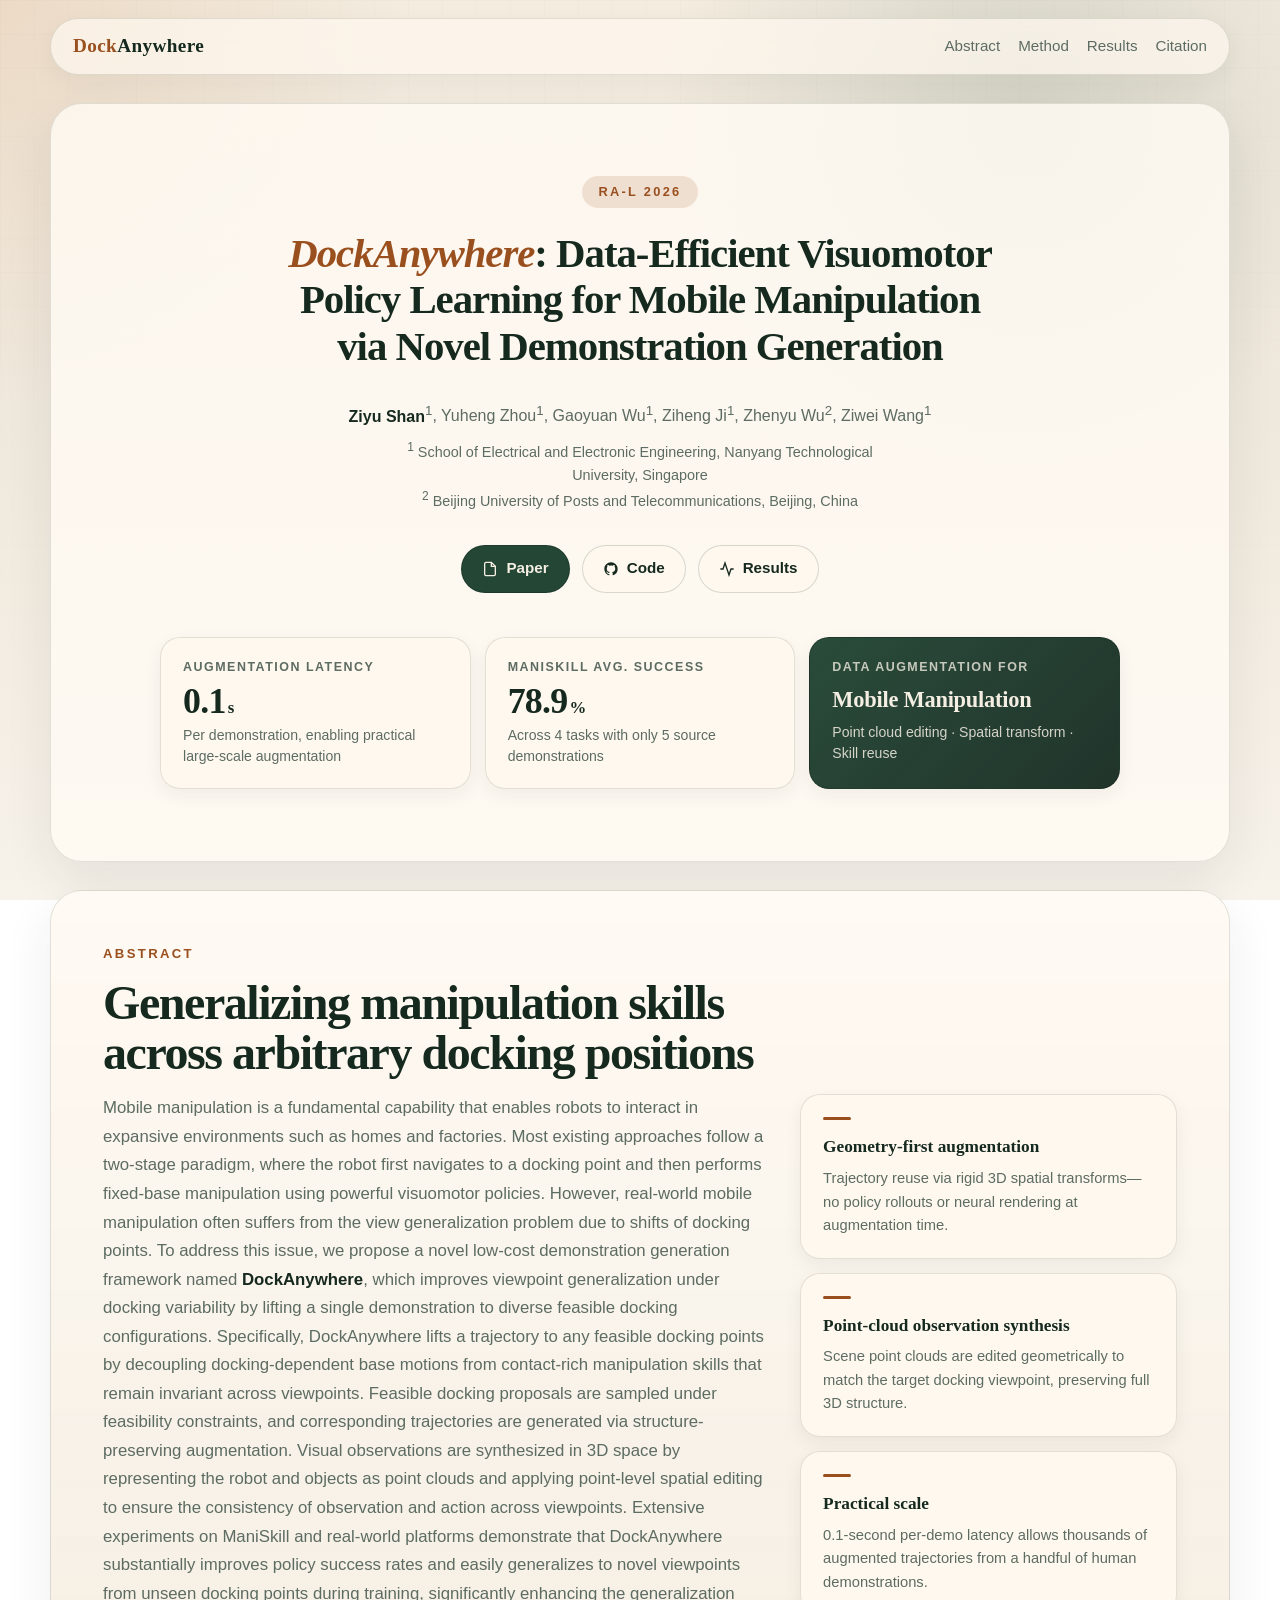
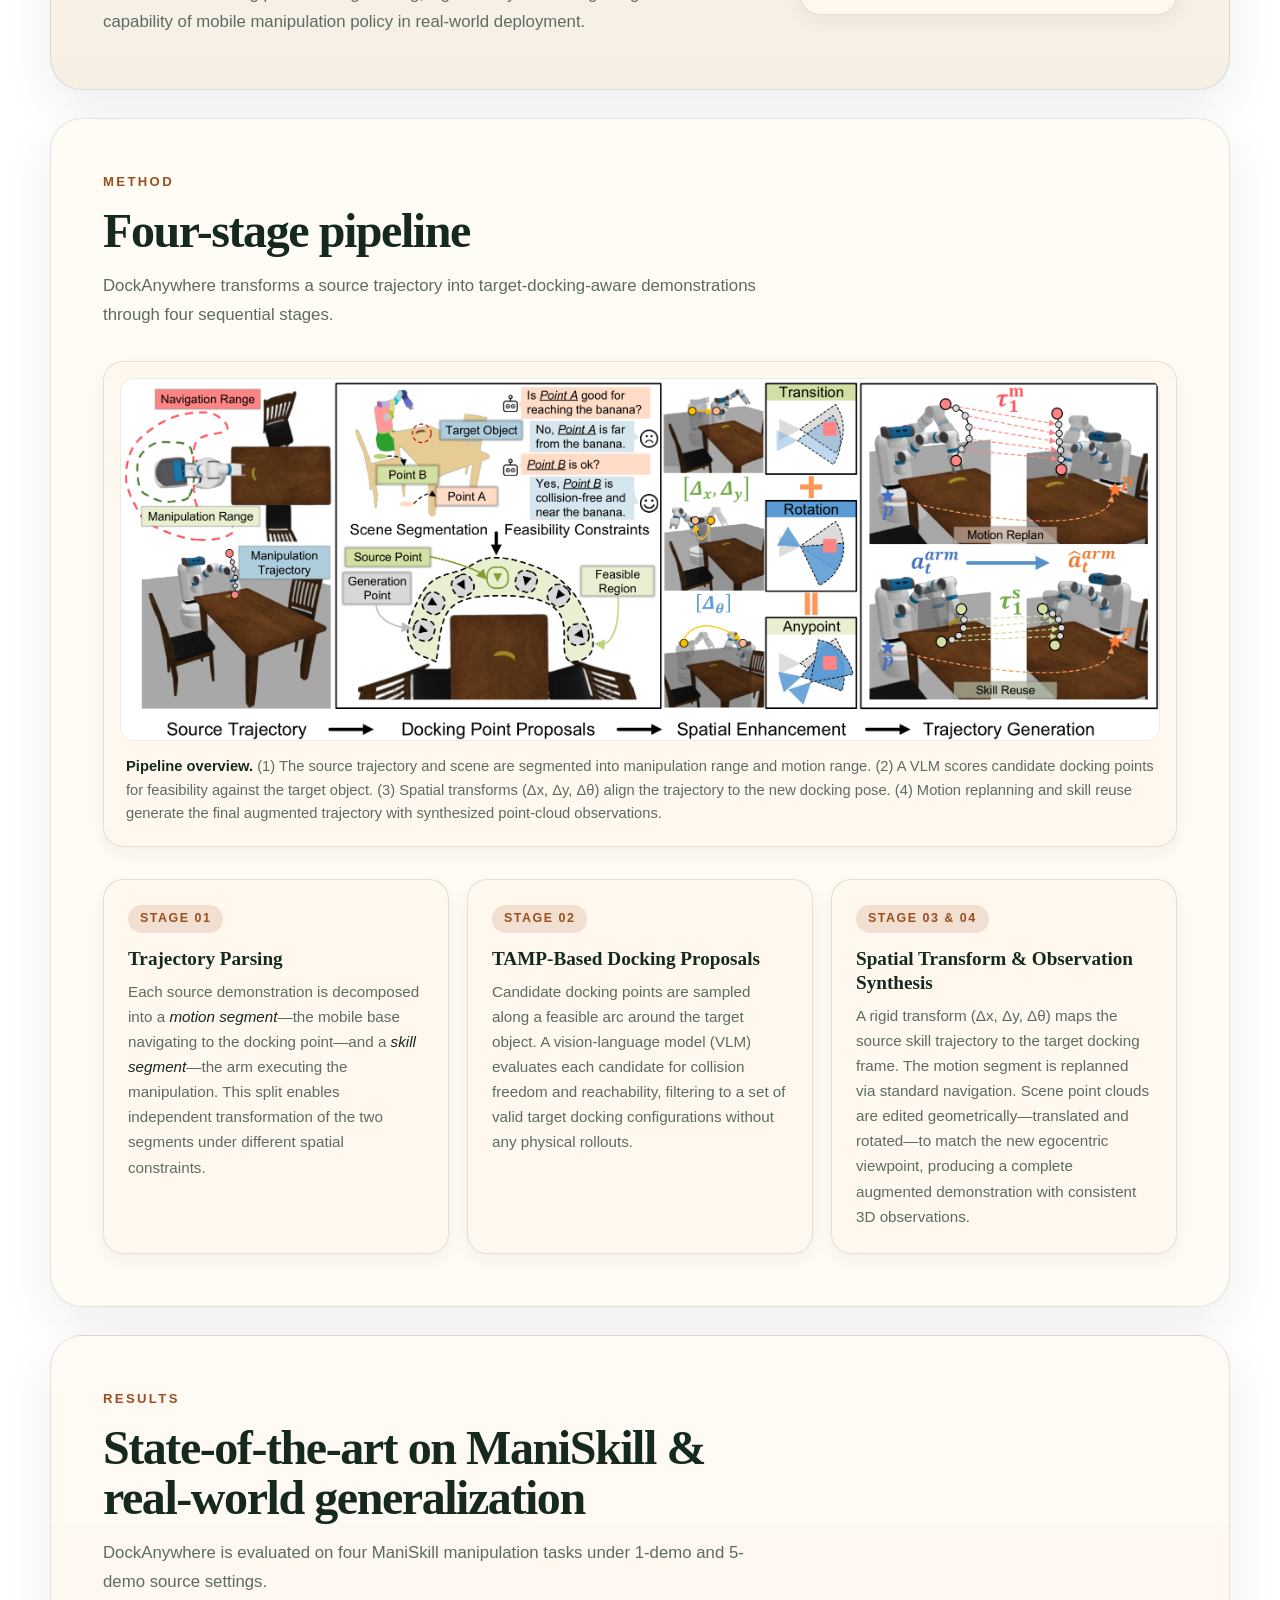
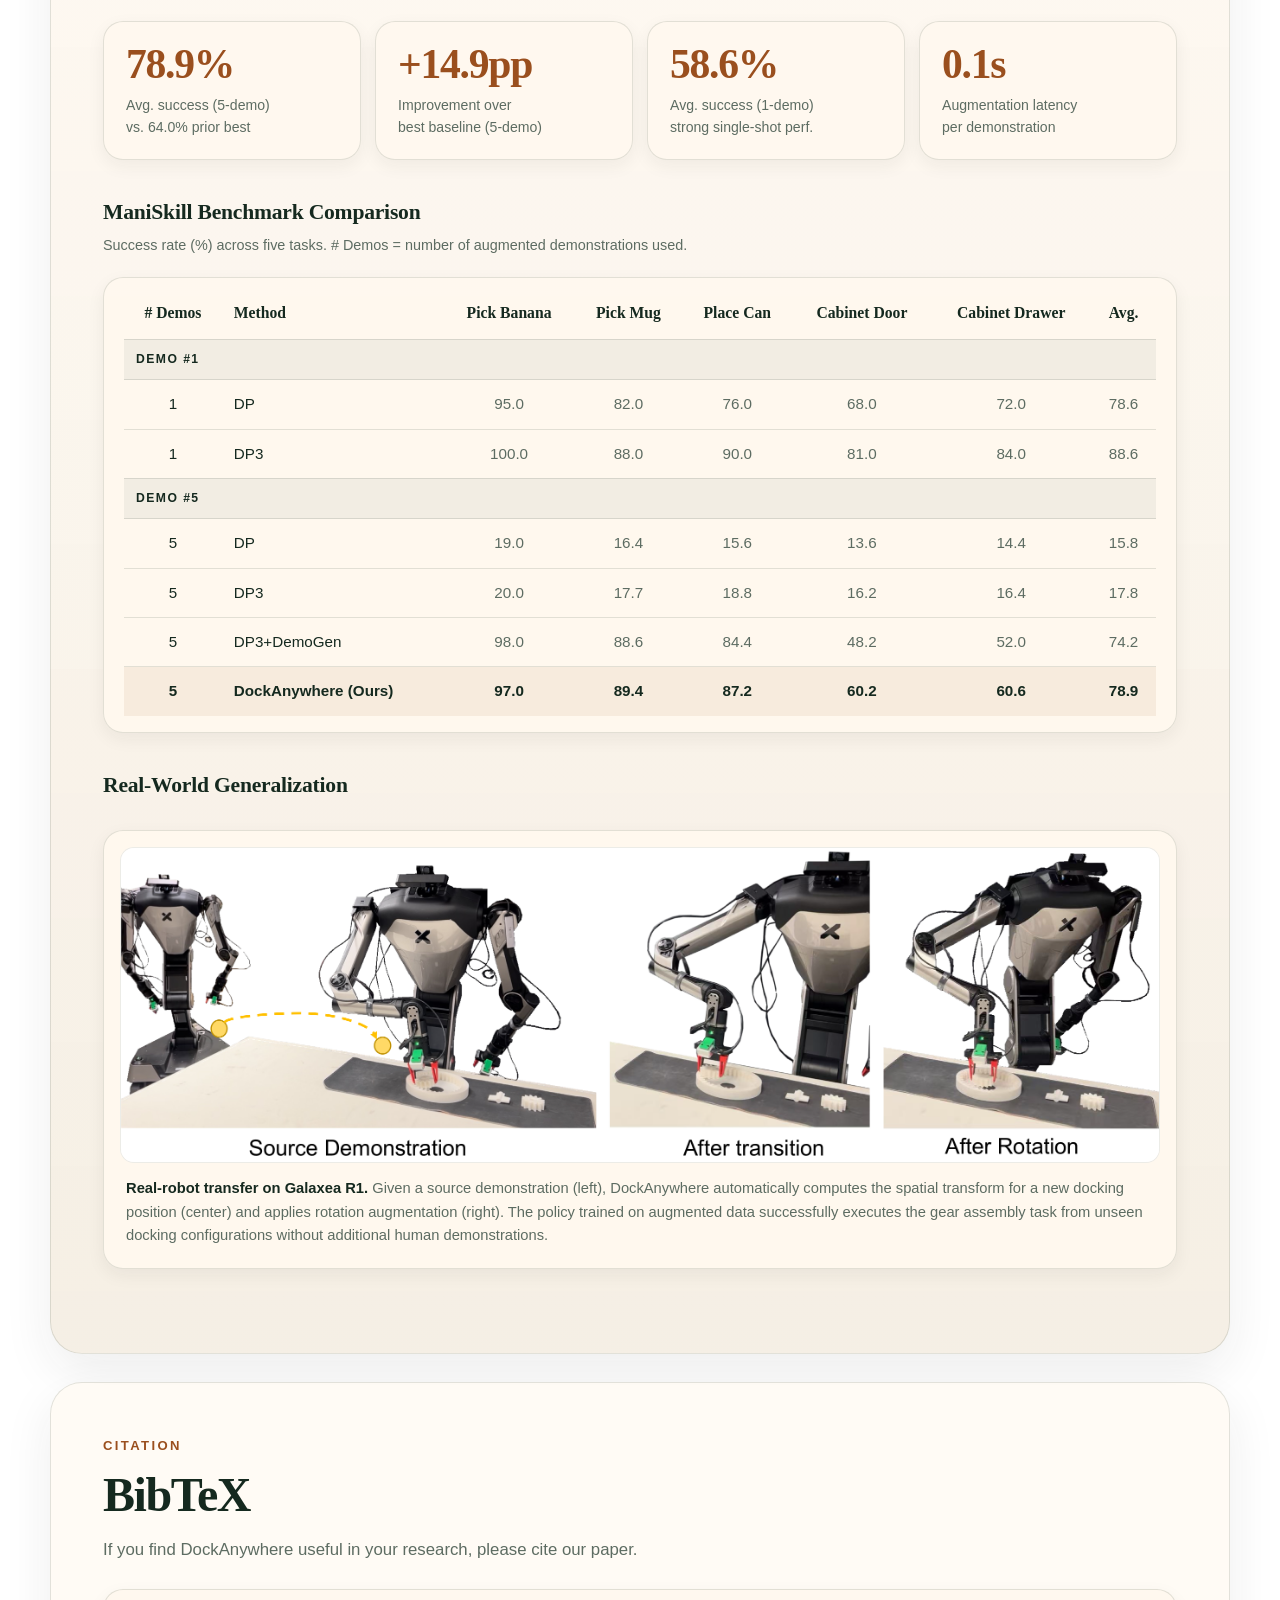
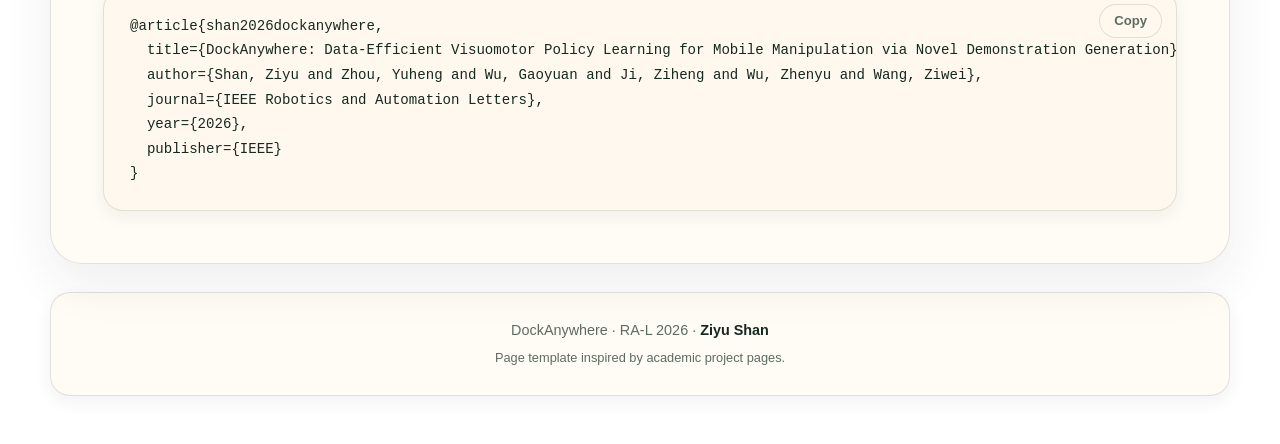
<file: dockanywhere/index.html>
<!DOCTYPE html>
<html lang="en">
<head>
  <meta charset="UTF-8" />
  <meta name="viewport" content="width=device-width, initial-scale=1.0" />
  <title>DockAnywhere: Data-Efficient Visuomotor Policy Learning for Mobile Manipulation via Novel Demonstration Generation</title>
  <meta name="description" content="DockAnywhere improves viewpoint generalization under docking variability by lifting a single demonstration to diverse feasible docking configurations." />
  <link rel="stylesheet" href="assets/styles.css" />
  <meta property="og:title" content="DockAnywhere: Data-Efficient Visuomotor Policy Learning for Mobile Manipulation via Novel Demonstration Generation" />
  <meta property="og:description" content="Geometric trajectory reuse for mobile manipulator data augmentation." />
  <meta property="og:type" content="website" />
</head>
<body>

<!-- ══ Header ══ -->
<header class="site-header">
  <div class="header-inner">
    <a class="header-brand" href="/dockanywhere/"><span>Dock</span>Anywhere</a>
    <nav class="header-nav">
      <a href="#abstract">Abstract</a>
      <a href="#method">Method</a>
      <a href="#results">Results</a>
      <a href="#citation">Citation</a>
    </nav>
  </div>
</header>

<!-- ══ Hero ══ -->
<section class="hero">
  <div class="container">
    <div class="hero-venue">RA-L 2026</div>

    <h1 class="hero-title">
      <em>DockAnywhere</em>: Data-Efficient Visuomotor<br>
      Policy Learning for Mobile Manipulation<br>
      via Novel Demonstration Generation
    </h1>

    <p class="hero-authors">
      <a href="https://zyshan0929.github.io">Ziyu Shan</a><sup>1</sup>,
      Yuheng Zhou<sup>1</sup>,
      Gaoyuan Wu<sup>1</sup>,
      Ziheng Ji<sup>1</sup>,
      Zhenyu Wu<sup>2</sup>,
      Ziwei Wang<sup>1</sup>
    </p>
    <p class="hero-affil">
      <sup>1</sup> School of Electrical and Electronic Engineering, Nanyang Technological University, Singapore<br>
      <sup>2</sup> Beijing University of Posts and Telecommunications, Beijing, China
    </p>

    <div class="btn-row">
      <a class="btn btn-primary" href="https://arxiv.org/abs/2604.15023" aria-label="Paper PDF">
        <svg width="16" height="16" fill="none" stroke="currentColor" stroke-width="2" viewBox="0 0 24 24"><path d="M14 2H6a2 2 0 00-2 2v16a2 2 0 002 2h12a2 2 0 002-2V8z"/><polyline points="14 2 14 8 20 8"/></svg>
        Paper
      </a>
      <a class="btn btn-outline" href="https://github.com/zyshan0929/DockAnywhere" aria-label="Code on GitHub">
        <svg width="16" height="16" fill="currentColor" viewBox="0 0 24 24"><path d="M12 2C6.477 2 2 6.484 2 12.017c0 4.425 2.865 8.18 6.839 9.504.5.092.682-.217.682-.483 0-.237-.008-.868-.013-1.703-2.782.605-3.369-1.343-3.369-1.343-.454-1.158-1.11-1.466-1.11-1.466-.908-.62.069-.608.069-.608 1.003.07 1.531 1.032 1.531 1.032.892 1.53 2.341 1.088 2.91.832.092-.647.35-1.088.636-1.338-2.22-.253-4.555-1.113-4.555-4.951 0-1.093.39-1.988 1.029-2.688-.103-.253-.446-1.272.098-2.65 0 0 .84-.27 2.75 1.026A9.564 9.564 0 0112 6.844c.85.004 1.705.115 2.504.337 1.909-1.296 2.747-1.027 2.747-1.027.546 1.379.202 2.398.1 2.651.64.7 1.028 1.595 1.028 2.688 0 3.848-2.339 4.695-4.566 4.943.359.309.678.92.678 1.855 0 1.338-.012 2.419-.012 2.747 0 .268.18.58.688.482A10.019 10.019 0 0022 12.017C22 6.484 17.522 2 12 2z"/></svg>
        Code
      </a>
      <a class="btn btn-outline" href="#results">
        <svg width="16" height="16" fill="none" stroke="currentColor" stroke-width="2" viewBox="0 0 24 24"><polyline points="22 12 18 12 15 21 9 3 6 12 2 12"/></svg>
        Results
      </a>
    </div>

    <!-- Metric cards -->
    <div class="hero-cards">
      <div class="metric-card">
        <div class="metric-label">Augmentation Latency</div>
        <div class="metric-value">0.1<span class="unit">s</span></div>
        <div class="metric-desc">Per demonstration, enabling practical large-scale augmentation</div>
      </div>
      <div class="metric-card">
        <div class="metric-label">ManiSkill Avg. Success</div>
        <div class="metric-value">78.9<span class="unit">%</span></div>
        <div class="metric-desc">Across 4 tasks with only 5 source demonstrations</div>
      </div>
      <div class="metric-card accent">
        <div class="metric-label">Data Augmentation for</div>
        <div class="metric-value metric-value-text">Mobile Manipulation</div>
        <div class="metric-desc">Point cloud editing · Spatial transform · Skill reuse</div>
      </div>
    </div>
  </div>
</section>

<!-- ══ Abstract ══ -->
<section id="abstract">
  <div class="container">
    <p class="section-label">Abstract</p>
    <h2 class="section-title">Generalizing manipulation skills<br>across arbitrary docking positions</h2>
    <div class="abstract-grid">
      <p class="section-body">
        Mobile manipulation is a fundamental capability that enables robots to interact in expansive environments such as homes and factories. Most existing approaches follow a two-stage paradigm, where the robot first navigates to a docking point and then performs fixed-base manipulation using powerful visuomotor policies. However, real-world mobile manipulation often suffers from the view generalization problem due to shifts of docking points. To address this issue, we propose a novel low-cost demonstration generation framework named <strong>DockAnywhere</strong>, which improves viewpoint generalization under docking variability by lifting a single demonstration to diverse feasible docking configurations. Specifically, DockAnywhere lifts a trajectory to any feasible docking points by decoupling docking-dependent base motions from contact-rich manipulation skills that remain invariant across viewpoints. Feasible docking proposals are sampled under feasibility constraints, and corresponding trajectories are generated via structure-preserving augmentation. Visual observations are synthesized in 3D space by representing the robot and objects as point clouds and applying point-level spatial editing to ensure the consistency of observation and action across viewpoints. Extensive experiments on ManiSkill and real-world platforms demonstrate that DockAnywhere substantially improves policy success rates and easily generalizes to novel viewpoints from unseen docking points during training, significantly enhancing the generalization capability of mobile manipulation policy in real-world deployment.
      </p>

      <div class="keypoints reveal">
        <div class="keypoint">
          <div class="keypoint-title">Geometry-first augmentation</div>
          <div class="keypoint-body">Trajectory reuse via rigid 3D spatial transforms—no policy rollouts or neural rendering at augmentation time.</div>
        </div>
        <div class="keypoint">
          <div class="keypoint-title">Point-cloud observation synthesis</div>
          <div class="keypoint-body">Scene point clouds are edited geometrically to match the target docking viewpoint, preserving full 3D structure.</div>
        </div>
        <div class="keypoint">
          <div class="keypoint-title">Practical scale</div>
          <div class="keypoint-body">0.1-second per-demo latency allows thousands of augmented trajectories from a handful of human demonstrations.</div>
        </div>
      </div>
    </div>
  </div>
</section>

<!-- ══ Method ══ -->
<section id="method">
  <div class="container">
    <p class="section-label">Method</p>
    <h2 class="section-title">Four-stage pipeline</h2>
    <p class="section-body">
      DockAnywhere transforms a source trajectory into target-docking-aware demonstrations through four sequential stages.
    </p>

    <div class="figure-wrap reveal">
      <img src="assets/images/pipeline_v3.png"
           alt="DockAnywhere pipeline: source trajectory, docking point proposals, spatial enhancement, trajectory generation"
           loading="lazy" />
      <p class="figure-caption">
        <strong>Pipeline overview.</strong>
        (1) The source trajectory and scene are segmented into manipulation range and motion range.
        (2) A VLM scores candidate docking points for feasibility against the target object.
        (3) Spatial transforms (Δx, Δy, Δθ) align the trajectory to the new docking pose.
        (4) Motion replanning and skill reuse generate the final augmented trajectory with synthesized point-cloud observations.
      </p>
    </div>

    <div class="method-blocks">
      <div class="method-block reveal">
        <div class="method-num">Stage 01</div>
        <div class="method-block-title">Trajectory Parsing</div>
        <div class="method-block-body">
          Each source demonstration is decomposed into a <em>motion segment</em>—the mobile base navigating to the docking point—and a <em>skill segment</em>—the arm executing the manipulation. This split enables independent transformation of the two segments under different spatial constraints.
        </div>
      </div>
      <div class="method-block reveal">
        <div class="method-num">Stage 02</div>
        <div class="method-block-title">TAMP-Based Docking Proposals</div>
        <div class="method-block-body">
          Candidate docking points are sampled along a feasible arc around the target object. A vision-language model (VLM) evaluates each candidate for collision freedom and reachability, filtering to a set of valid target docking configurations without any physical rollouts.
        </div>
      </div>
      <div class="method-block reveal">
        <div class="method-num">Stage 03 &amp; 04</div>
        <div class="method-block-title">Spatial Transform &amp; Observation Synthesis</div>
        <div class="method-block-body">
          A rigid transform (Δx, Δy, Δθ) maps the source skill trajectory to the target docking frame. The motion segment is replanned via standard navigation. Scene point clouds are edited geometrically—translated and rotated—to match the new egocentric viewpoint, producing a complete augmented demonstration with consistent 3D observations.
        </div>
      </div>
    </div>
  </div>
</section>

<!-- ══ Results ══ -->
<section id="results">
  <div class="container">
    <p class="section-label">Results</p>
    <h2 class="section-title">State-of-the-art on ManiSkill &amp;<br>real-world generalization</h2>
    <p class="section-body">
      DockAnywhere is evaluated on four ManiSkill manipulation tasks under 1-demo and 5-demo source settings.
    </p>

    <!-- KPI row -->
    <div class="kpi-row reveal">
      <div class="kpi-card">
        <div class="kpi-number">78.9%</div>
        <div class="kpi-sublabel">Avg. success (5-demo)<br>vs. 64.0% prior best</div>
      </div>
      <div class="kpi-card">
        <div class="kpi-number">+14.9pp</div>
        <div class="kpi-sublabel">Improvement over<br>best baseline (5-demo)</div>
      </div>
      <div class="kpi-card">
        <div class="kpi-number">58.6%</div>
        <div class="kpi-sublabel">Avg. success (1-demo)<br>strong single-shot perf.</div>
      </div>
      <div class="kpi-card">
        <div class="kpi-number">0.1s</div>
        <div class="kpi-sublabel">Augmentation latency<br>per demonstration</div>
      </div>
    </div>

    <!-- Main comparison table -->
    <h3 class="subsection-title">ManiSkill Benchmark Comparison</h3>
    <p class="table-note">
      Success rate (%) across five tasks. # Demos = number of augmented demonstrations used.
    </p>
    <div class="table-wrap reveal">
      <table>
        <thead>
          <tr>
            <th># Demos</th>
            <th>Method</th>
            <th>Pick Banana</th>
            <th>Pick Mug</th>
            <th>Place Can</th>
            <th>Cabinet Door</th>
            <th>Cabinet Drawer</th>
            <th>Avg.</th>
          </tr>
        </thead>
        <tbody>
          <tr class="table-section-header"><td colspan="8">Demo #1</td></tr>
          <tr>
            <td>1</td>
            <td>DP</td>
            <td>95.0</td><td>82.0</td><td>76.0</td><td>68.0</td><td>72.0</td><td>78.6</td>
          </tr>
          <tr>
            <td>1</td>
            <td>DP3</td>
            <td>100.0</td><td>88.0</td><td>90.0</td><td>81.0</td><td>84.0</td><td>88.6</td>
          </tr>

          <tr class="table-section-header"><td colspan="8">Demo #5</td></tr>
          <tr>
            <td>5</td>
            <td>DP</td>
            <td>19.0</td><td>16.4</td><td>15.6</td><td>13.6</td><td>14.4</td><td>15.8</td>
          </tr>
          <tr>
            <td>5</td>
            <td>DP3</td>
            <td>20.0</td><td>17.7</td><td>18.8</td><td>16.2</td><td>16.4</td><td>17.8</td>
          </tr>
          <tr>
            <td>5</td>
            <td>DP3+DemoGen</td>
            <td>98.0</td>
            <td>88.6</td>
            <td>84.4</td>
            <td>48.2</td>
            <td>52.0</td>
            <td>74.2</td>
          </tr>
          <tr class="highlight-row">
            <td>5</td>
            <td>DockAnywhere (Ours)</td>
            <td class="best">97.0</td>
            <td class="best">89.4</td>
            <td class="best">87.2</td>
            <td class="best">60.2</td>
            <td class="best">60.6</td>
            <td class="best">78.9</td>
          </tr>
        </tbody>
      </table>
    </div>

    <!-- Real-world figure -->
    <h3 class="subsection-title">Real-World Generalization</h3>
    <div class="figure-wrap reveal">
      <img src="assets/images/real_traj_v2.png"
           alt="Real-world DockAnywhere: source demonstration on Galaxea R1, after docking transition, after rotation"
           loading="lazy" />
      <p class="figure-caption">
        <strong>Real-robot transfer on Galaxea R1.</strong>
        Given a source demonstration (left), DockAnywhere automatically computes the spatial transform for a new docking position (center) and applies rotation augmentation (right).
        The policy trained on augmented data successfully executes the gear assembly task from unseen docking configurations without additional human demonstrations.
      </p>
    </div>
  </div>
</section>

<!-- ══ Citation ══ -->
<section id="citation">
  <div class="container">
    <p class="section-label">Citation</p>
    <h2 class="section-title">BibTeX</h2>
    <p class="section-body">
      If you find DockAnywhere useful in your research, please cite our paper.
    </p>
    <div class="citation-block reveal">
      <button class="copy-btn" id="copy-btn" type="button">Copy</button>
      <code id="bibtex">@article{shan2026dockanywhere,
  title={DockAnywhere: Data-Efficient Visuomotor Policy Learning for Mobile Manipulation via Novel Demonstration Generation},
  author={Shan, Ziyu and Zhou, Yuheng and Wu, Gaoyuan and Ji, Ziheng and Wu, Zhenyu and Wang, Ziwei},
  journal={IEEE Robotics and Automation Letters},
  year={2026},
  publisher={IEEE}
}
</code>
    </div>
  </div>
</section>

<!-- ══ Footer ══ -->
<footer class="site-footer">
  <div class="container">
    <p>
      DockAnywhere &middot; RA-L 2026 &middot;
      <a href="https://zyshan0929.github.io">Ziyu Shan</a>
    </p>
    <p class="footer-sub">
      Page template inspired by academic project pages.
    </p>
  </div>
</footer>

<script src="assets/script.js"></script>
</body>
</html>
</file>
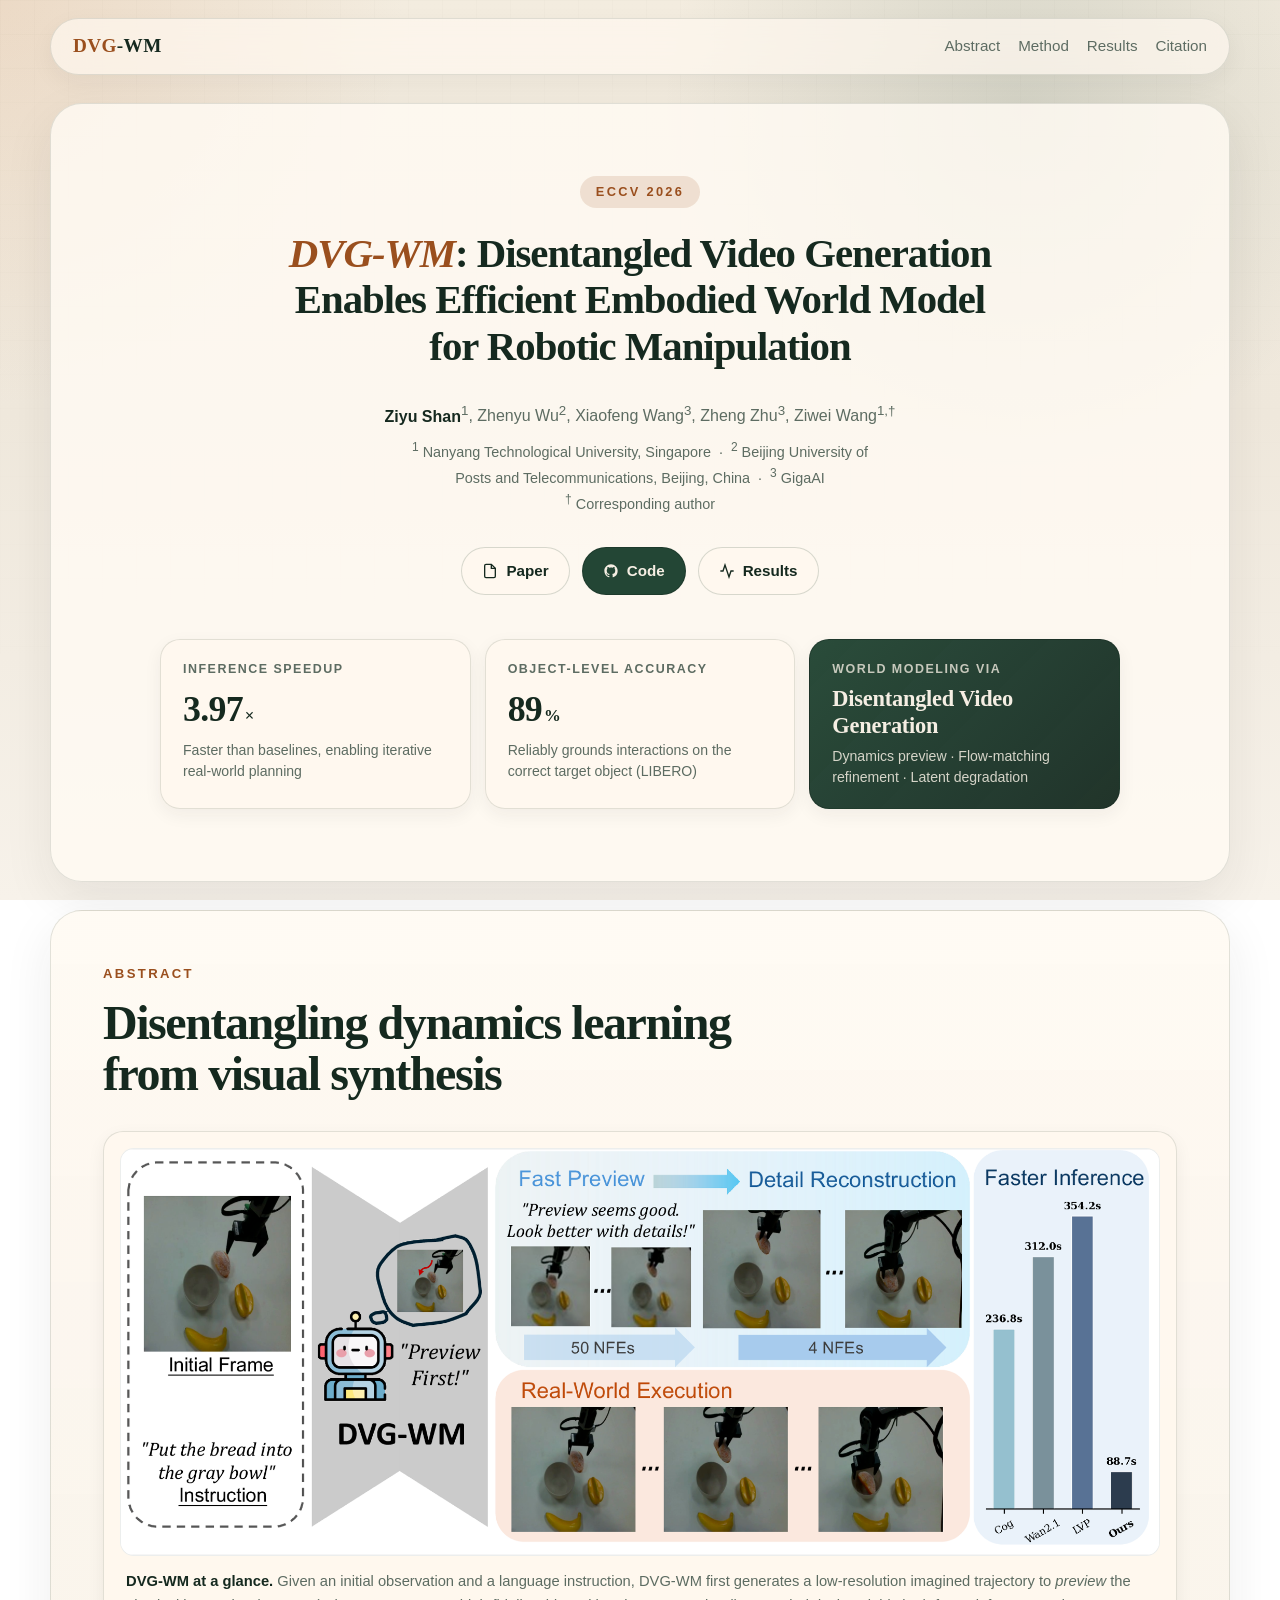
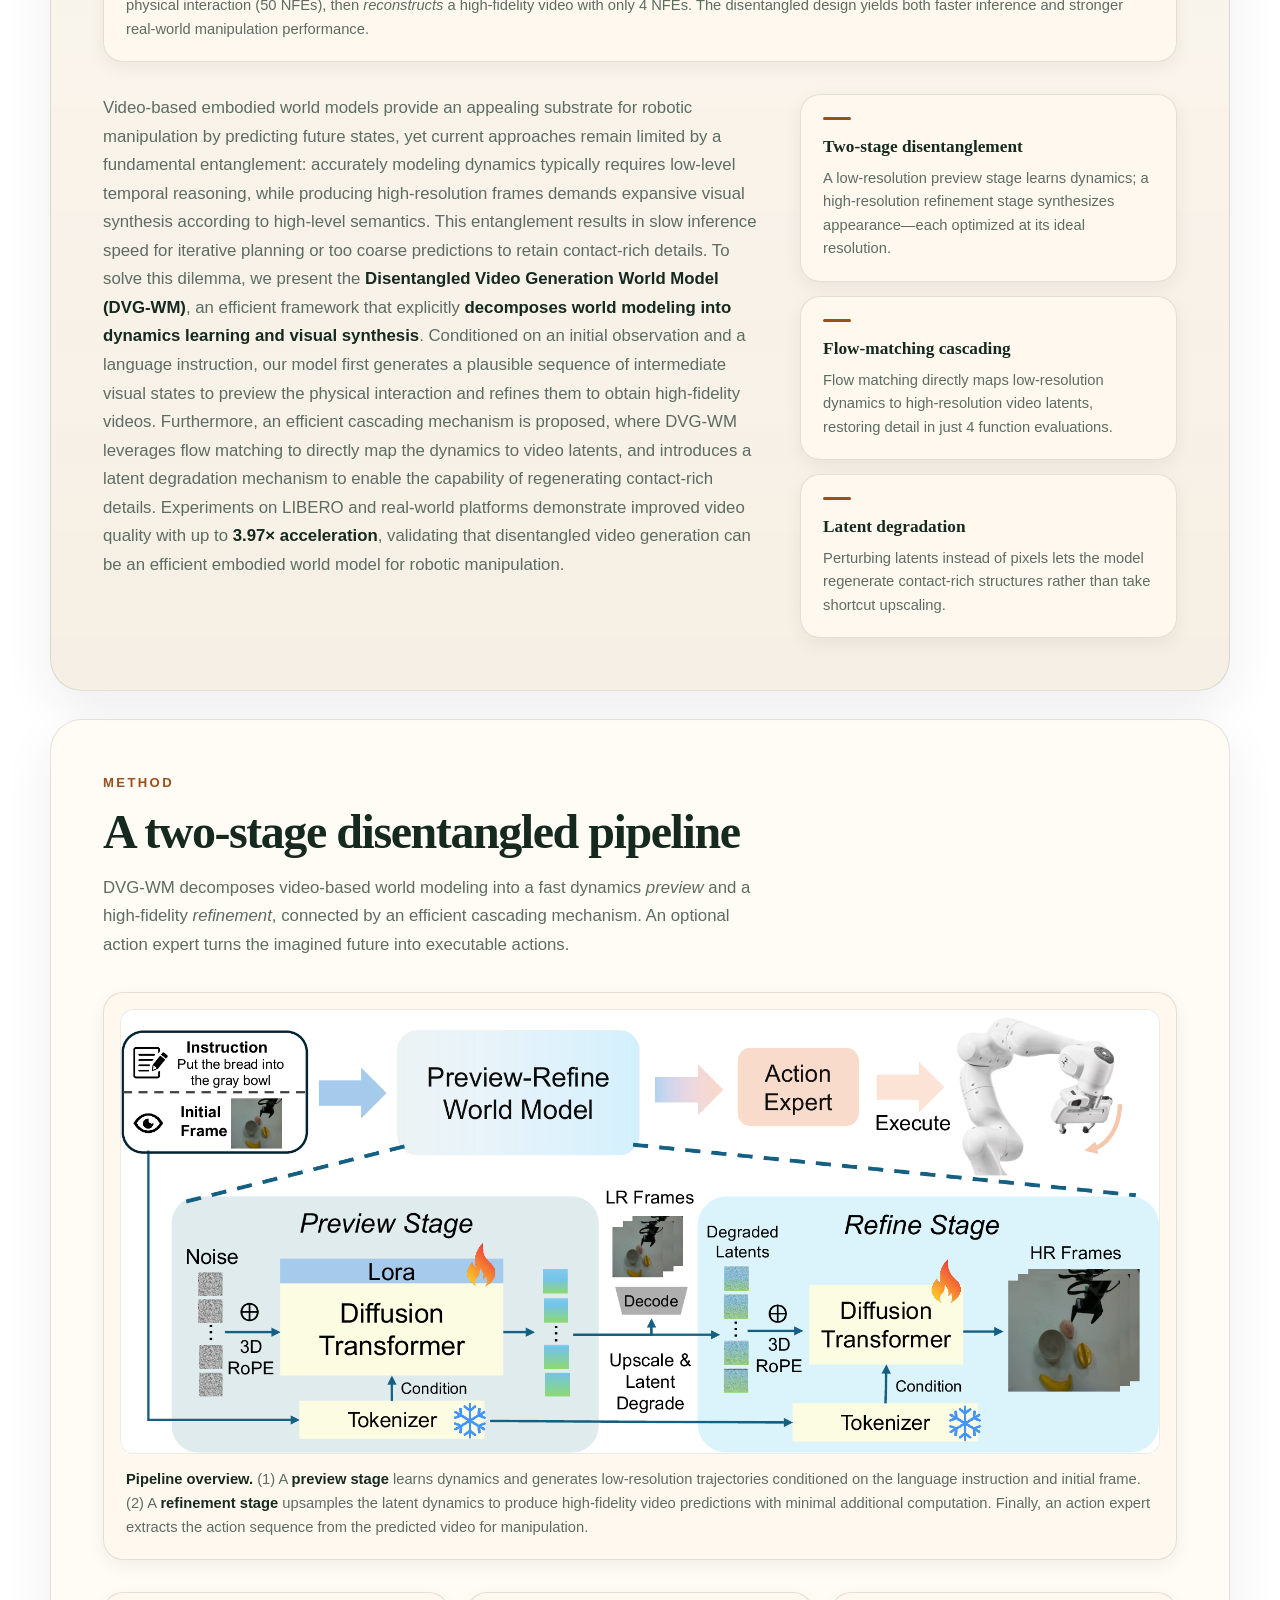
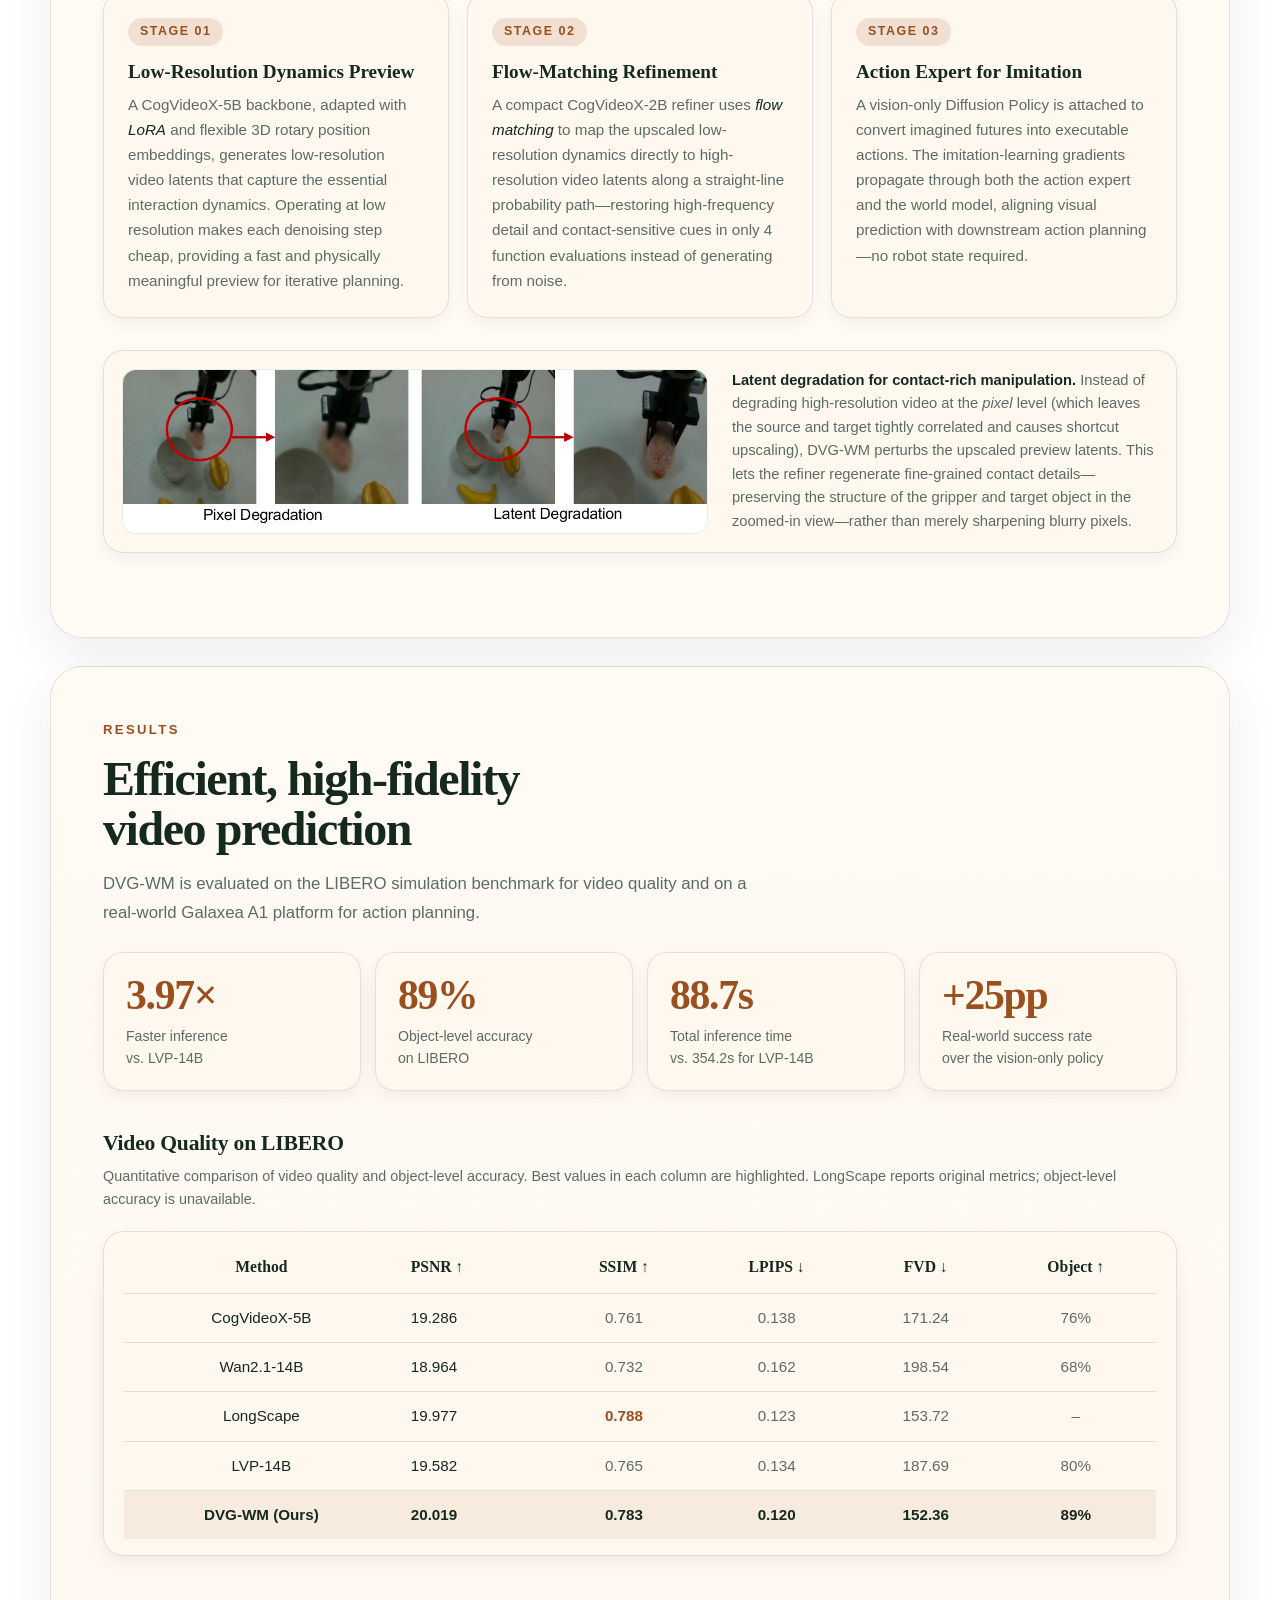
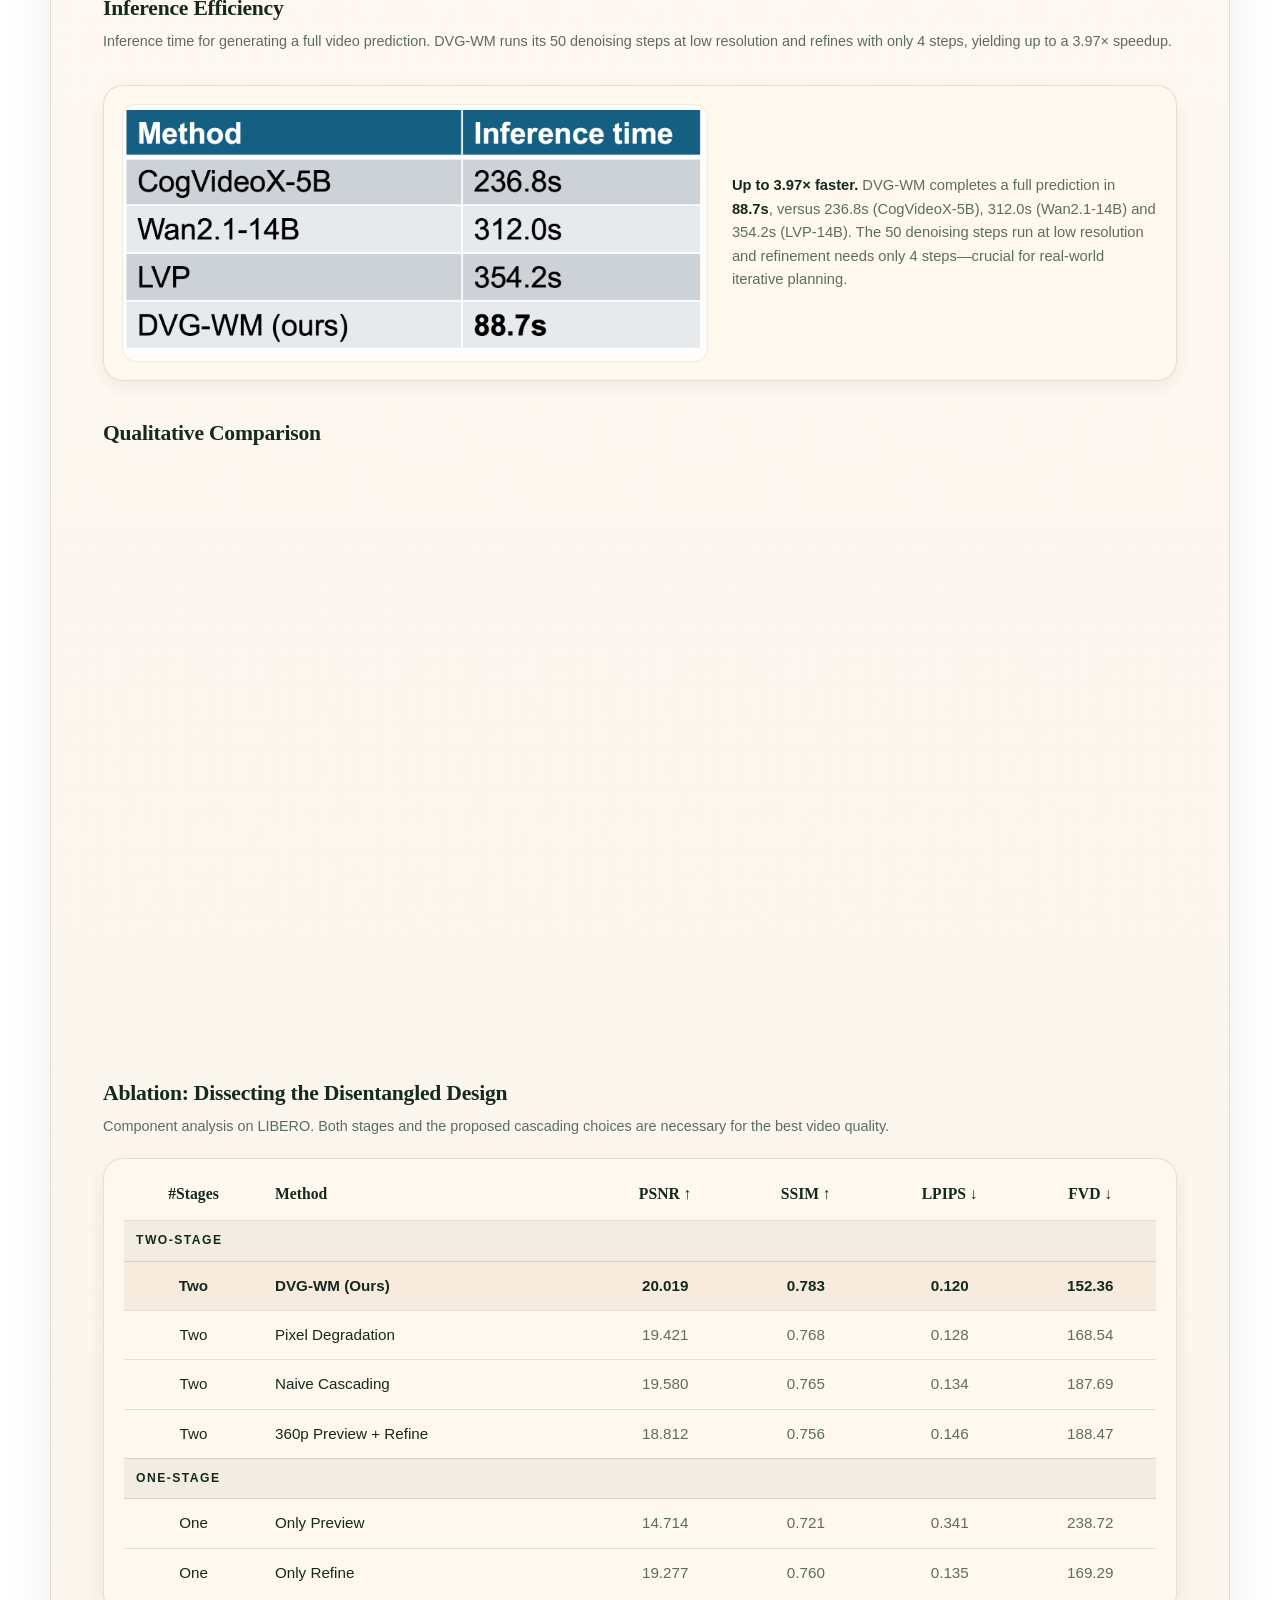
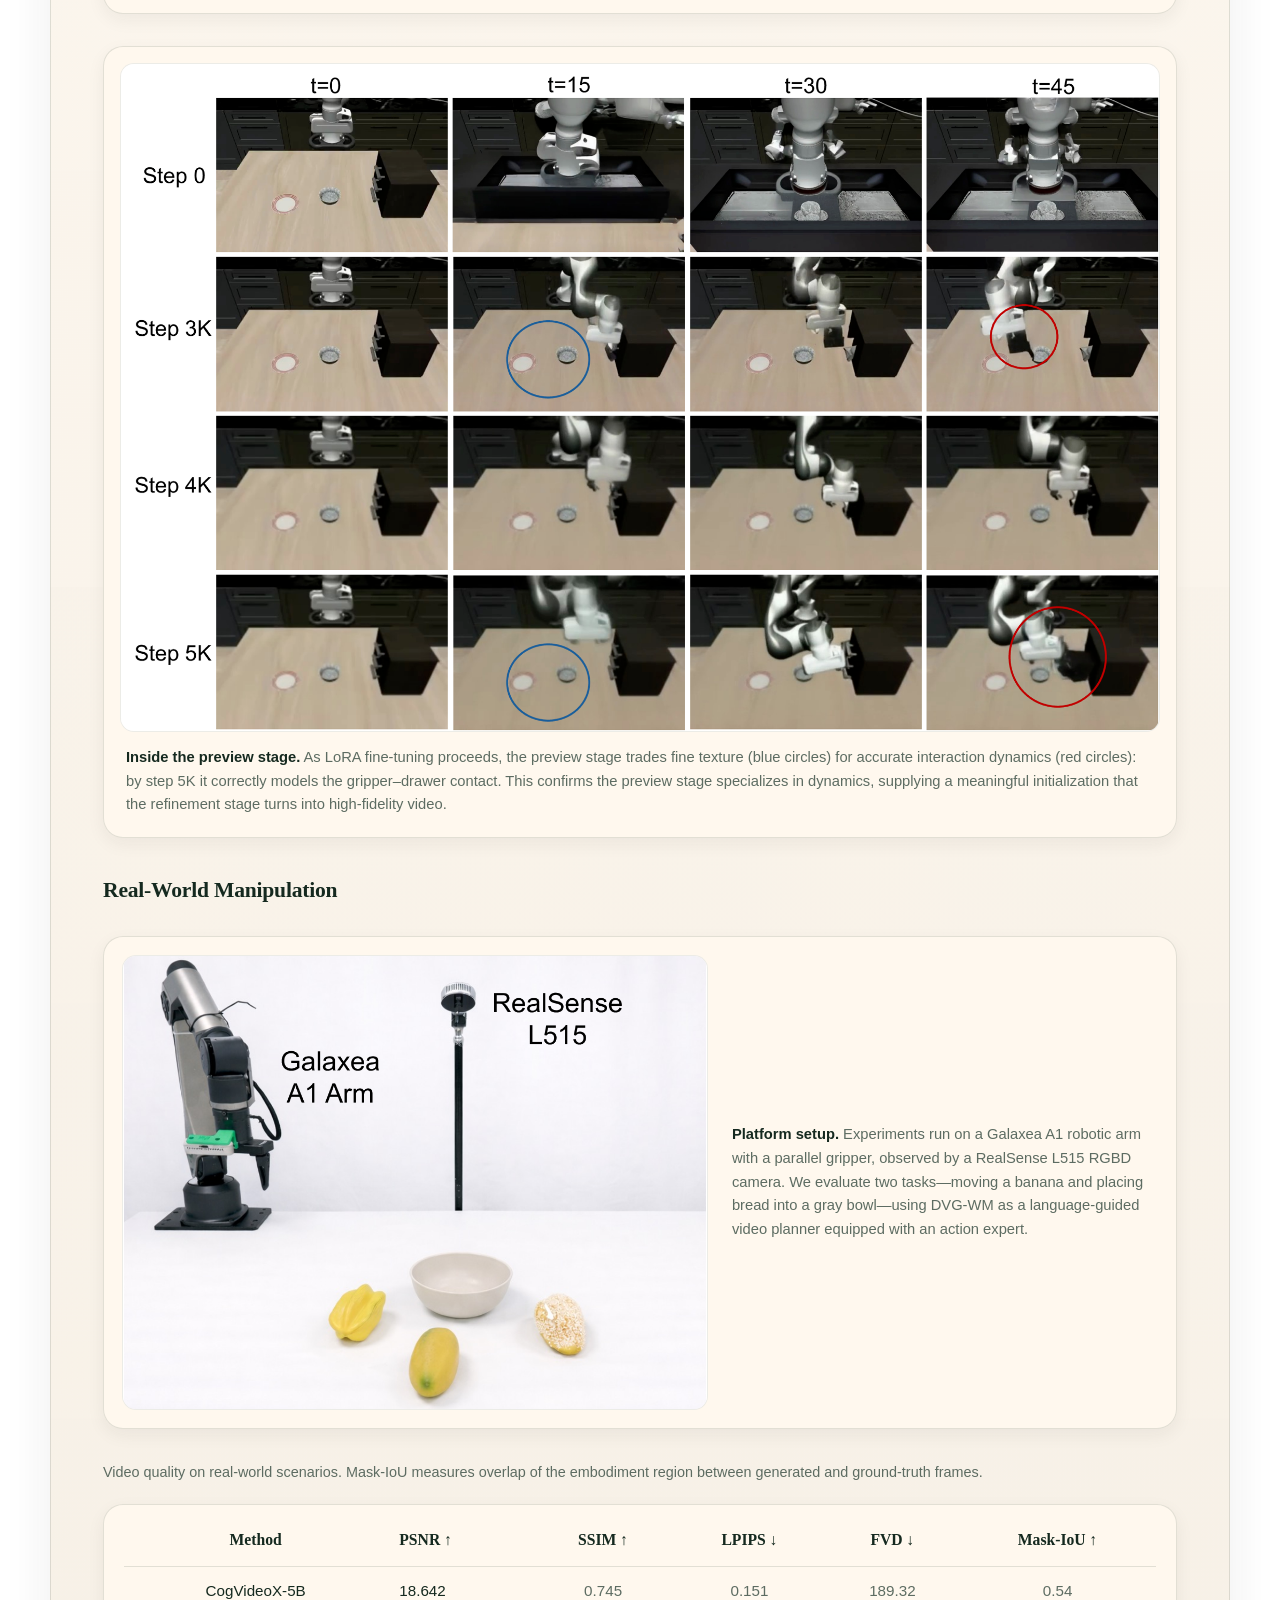
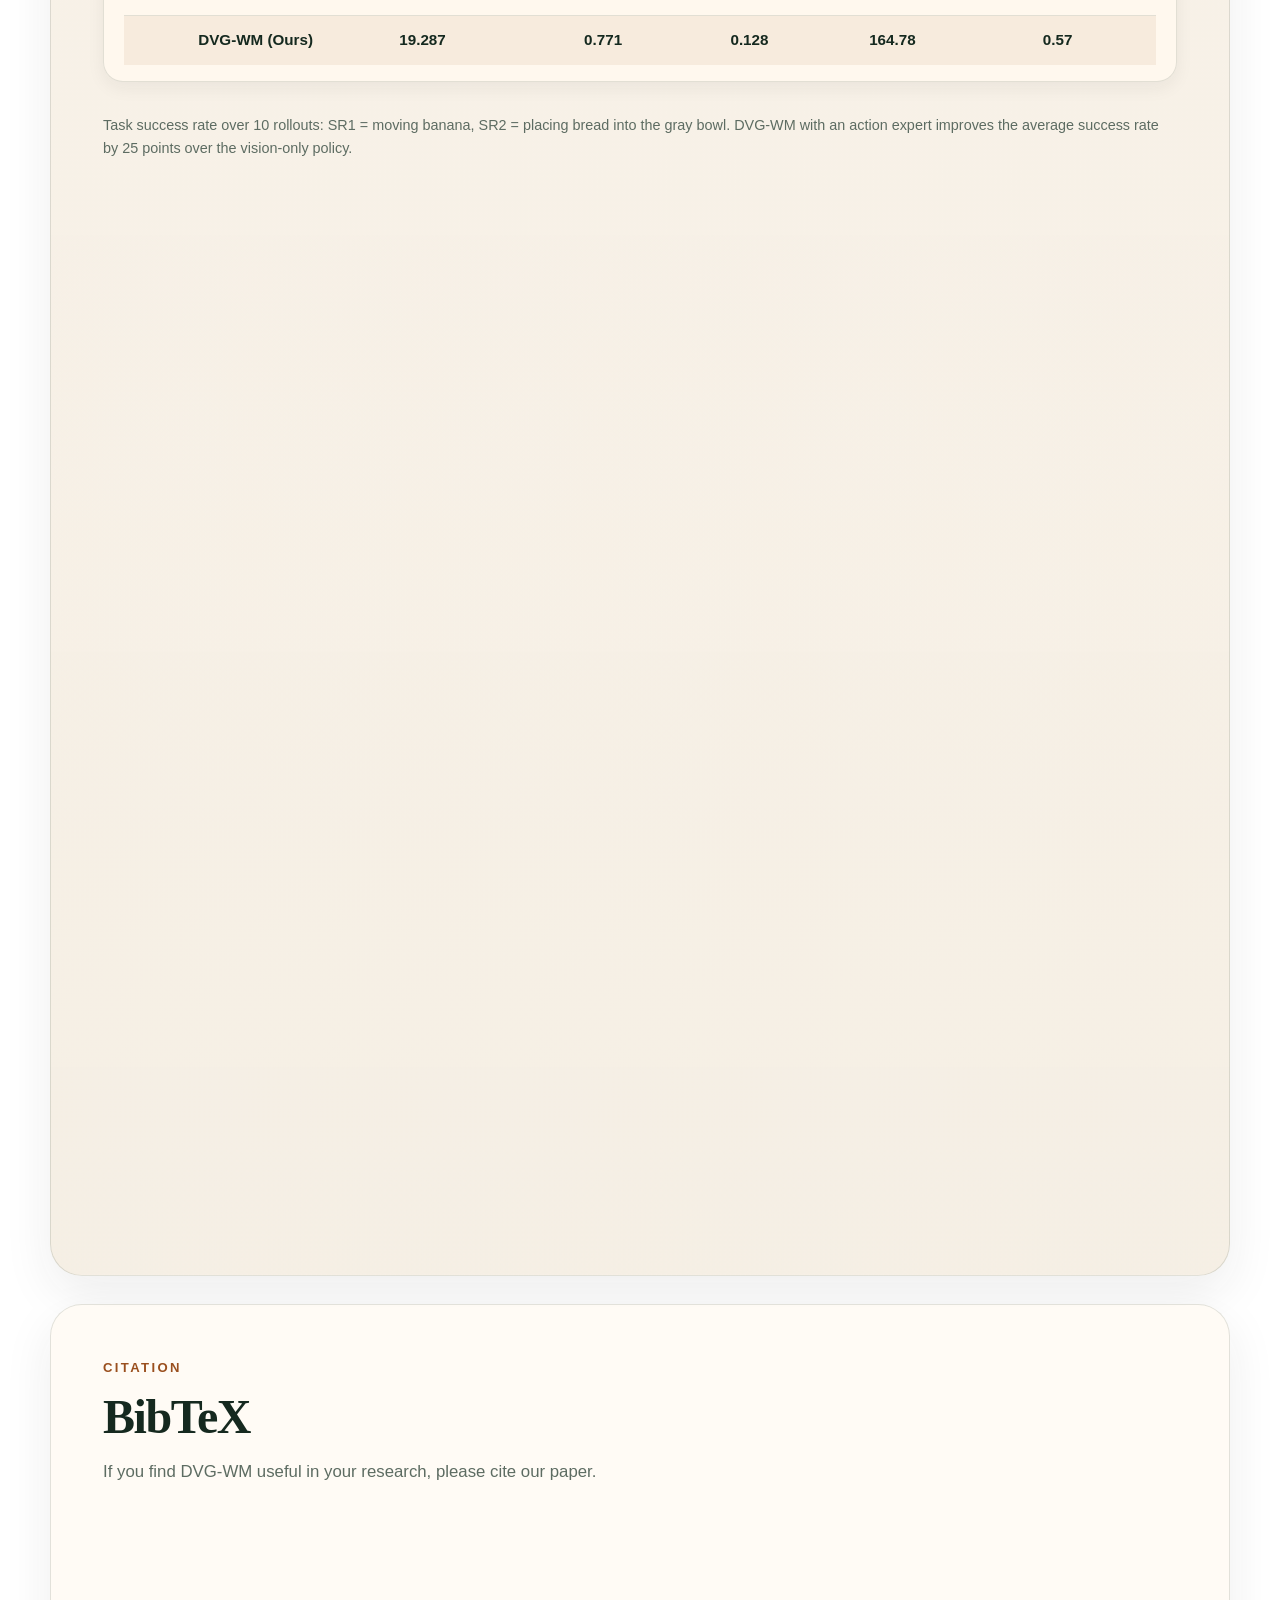
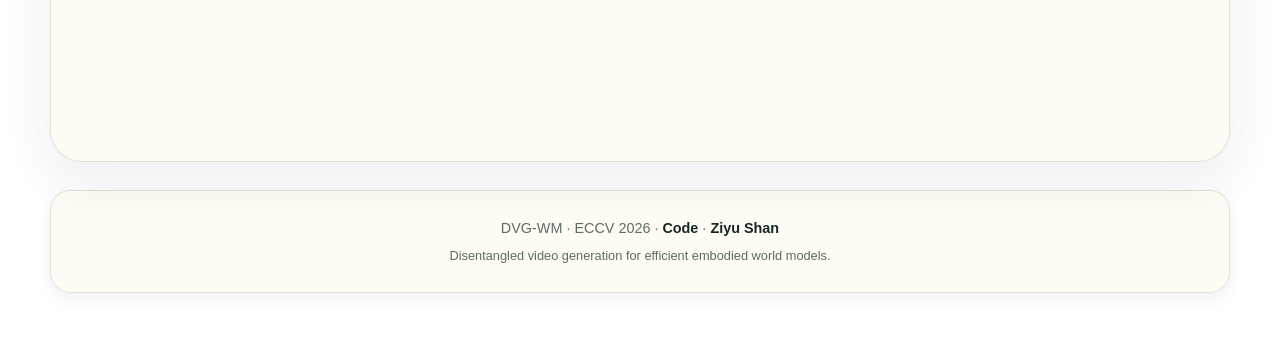
<file: DVGWM/index.html>
<!DOCTYPE html>
<html lang="en">
<head>
  <meta charset="UTF-8" />
  <meta name="viewport" content="width=device-width, initial-scale=1.0" />
  <title>DVG-WM: Disentangled Video Generation Enables Efficient Embodied World Model for Robotic Manipulation</title>
  <meta name="description" content="DVG-WM is an efficient video-based embodied world model that disentangles dynamics learning from visual synthesis, achieving up to 3.97x faster inference for robotic manipulation." />
  <link rel="stylesheet" href="assets/styles.css" />
  <meta property="og:title" content="DVG-WM: Disentangled Video Generation Enables Efficient Embodied World Model for Robotic Manipulation" />
  <meta property="og:description" content="Disentangling dynamics learning and visual synthesis for efficient embodied world models." />
  <meta property="og:type" content="website" />
  <meta property="og:image" content="assets/images/teaser.png" />
</head>
<body>

<!-- ══ Header ══ -->
<header class="site-header">
  <div class="header-inner">
    <a class="header-brand" href="./"><span>DVG</span>-WM</a>
    <nav class="header-nav">
      <a href="#abstract">Abstract</a>
      <a href="#method">Method</a>
      <a href="#results">Results</a>
      <a href="#citation">Citation</a>
    </nav>
  </div>
</header>

<!-- ══ Hero ══ -->
<section class="hero">
  <div class="container">
    <div class="hero-venue">ECCV 2026</div>

    <h1 class="hero-title">
      <em>DVG-WM</em>: Disentangled Video Generation<br>
      Enables Efficient Embodied World Model<br>
      for Robotic Manipulation
    </h1>

    <p class="hero-authors">
      <a href="https://zyshan0929.github.io">Ziyu Shan</a><sup>1</sup>,
      Zhenyu Wu<sup>2</sup>,
      Xiaofeng Wang<sup>3</sup>,
      Zheng Zhu<sup>3</sup>,
      Ziwei Wang<sup>1,&dagger;</sup>
    </p>
    <p class="hero-affil">
      <sup>1</sup> Nanyang Technological University, Singapore &nbsp;&middot;&nbsp;
      <sup>2</sup> Beijing University of Posts and Telecommunications, Beijing, China &nbsp;&middot;&nbsp;
      <sup>3</sup> GigaAI<br>
      <sup>&dagger;</sup> Corresponding author
    </p>

    <div class="btn-row">
      <a class="btn btn-outline" href="https://arxiv.org/abs/2606.32028" aria-label="Paper on arXiv">
        <svg width="16" height="16" fill="none" stroke="currentColor" stroke-width="2" viewBox="0 0 24 24"><path d="M14 2H6a2 2 0 00-2 2v16a2 2 0 002 2h12a2 2 0 002-2V8z"/><polyline points="14 2 14 8 20 8"/></svg>
        Paper
      </a>
      <a class="btn btn-primary" href="https://github.com/zyshan0929/DVG-WM" aria-label="Code on GitHub">
        <svg width="16" height="16" fill="currentColor" viewBox="0 0 24 24"><path d="M12 2C6.477 2 2 6.484 2 12.017c0 4.425 2.865 8.18 6.839 9.504.5.092.682-.217.682-.483 0-.237-.008-.868-.013-1.703-2.782.605-3.369-1.343-3.369-1.343-.454-1.158-1.11-1.466-1.11-1.466-.908-.62.069-.608.069-.608 1.003.07 1.531 1.032 1.531 1.032.892 1.53 2.341 1.088 2.91.832.092-.647.35-1.088.636-1.338-2.22-.253-4.555-1.113-4.555-4.951 0-1.093.39-1.988 1.029-2.688-.103-.253-.446-1.272.098-2.65 0 0 .84-.27 2.75 1.026A9.564 9.564 0 0112 6.844c.85.004 1.705.115 2.504.337 1.909-1.296 2.747-1.027 2.747-1.027.546 1.379.202 2.398.1 2.651.64.7 1.028 1.595 1.028 2.688 0 3.848-2.339 4.695-4.566 4.943.359.309.678.92.678 1.855 0 1.338-.012 2.419-.012 2.747 0 .268.18.58.688.482A10.019 10.019 0 0022 12.017C22 6.484 17.522 2 12 2z"/></svg>
        Code
      </a>
      <a class="btn btn-outline" href="#results">
        <svg width="16" height="16" fill="none" stroke="currentColor" stroke-width="2" viewBox="0 0 24 24"><polyline points="22 12 18 12 15 21 9 3 6 12 2 12"/></svg>
        Results
      </a>
    </div>

    <!-- Metric cards -->
    <div class="hero-cards">
      <div class="metric-card">
        <div class="metric-label">Inference Speedup</div>
        <div class="metric-value">3.97<span class="unit">&times;</span></div>
        <div class="metric-desc">Faster than baselines, enabling iterative real-world planning</div>
      </div>
      <div class="metric-card">
        <div class="metric-label">Object-Level Accuracy</div>
        <div class="metric-value">89<span class="unit">%</span></div>
        <div class="metric-desc">Reliably grounds interactions on the correct target object (LIBERO)</div>
      </div>
      <div class="metric-card accent">
        <div class="metric-label">World Modeling via</div>
        <div class="metric-value metric-value-text">Disentangled Video Generation</div>
        <div class="metric-desc">Dynamics preview &middot; Flow-matching refinement &middot; Latent degradation</div>
      </div>
    </div>
  </div>
</section>

<!-- ══ Abstract ══ -->
<section id="abstract">
  <div class="container">
    <p class="section-label">Abstract</p>
    <h2 class="section-title">Disentangling dynamics learning<br>from visual synthesis</h2>

    <div class="figure-wrap teaser reveal">
      <img src="assets/images/teaser.png"
           alt="DVG-WM teaser: given an initial observation and a language instruction, the model previews a fast low-resolution trajectory, then reconstructs a high-fidelity video for real-world execution"
           loading="lazy" />
      <p class="figure-caption">
        <strong>DVG-WM at a glance.</strong>
        Given an initial observation and a language instruction, DVG-WM first generates a low-resolution imagined trajectory to <em>preview</em> the physical interaction (50 NFEs), then <em>reconstructs</em> a high-fidelity video with only 4 NFEs. The disentangled design yields both faster inference and stronger real-world manipulation performance.
      </p>
    </div>

    <div class="abstract-grid">
      <p class="section-body">
        Video-based embodied world models provide an appealing substrate for robotic manipulation by predicting future states, yet current approaches remain limited by a fundamental entanglement: accurately modeling dynamics typically requires low-level temporal reasoning, while producing high-resolution frames demands expansive visual synthesis according to high-level semantics. This entanglement results in slow inference speed for iterative planning or too coarse predictions to retain contact-rich details. To solve this dilemma, we present the <strong>Disentangled Video Generation World Model (DVG-WM)</strong>, an efficient framework that explicitly <strong>decomposes world modeling into dynamics learning and visual synthesis</strong>. Conditioned on an initial observation and a language instruction, our model first generates a plausible sequence of intermediate visual states to preview the physical interaction and refines them to obtain high-fidelity videos. Furthermore, an efficient cascading mechanism is proposed, where DVG-WM leverages flow matching to directly map the dynamics to video latents, and introduces a latent degradation mechanism to enable the capability of regenerating contact-rich details. Experiments on LIBERO and real-world platforms demonstrate improved video quality with up to <strong>3.97&times; acceleration</strong>, validating that disentangled video generation can be an efficient embodied world model for robotic manipulation.
      </p>

      <div class="keypoints reveal">
        <div class="keypoint">
          <div class="keypoint-title">Two-stage disentanglement</div>
          <div class="keypoint-body">A low-resolution preview stage learns dynamics; a high-resolution refinement stage synthesizes appearance—each optimized at its ideal resolution.</div>
        </div>
        <div class="keypoint">
          <div class="keypoint-title">Flow-matching cascading</div>
          <div class="keypoint-body">Flow matching directly maps low-resolution dynamics to high-resolution video latents, restoring detail in just 4 function evaluations.</div>
        </div>
        <div class="keypoint">
          <div class="keypoint-title">Latent degradation</div>
          <div class="keypoint-body">Perturbing latents instead of pixels lets the model regenerate contact-rich structures rather than take shortcut upscaling.</div>
        </div>
      </div>
    </div>
  </div>
</section>

<!-- ══ Method ══ -->
<section id="method">
  <div class="container">
    <p class="section-label">Method</p>
    <h2 class="section-title">A two-stage disentangled pipeline</h2>
    <p class="section-body">
      DVG-WM decomposes video-based world modeling into a fast dynamics <em>preview</em> and a high-fidelity <em>refinement</em>, connected by an efficient cascading mechanism. An optional action expert turns the imagined future into executable actions.
    </p>

    <div class="figure-wrap reveal">
      <img src="assets/images/pipeline.png"
           alt="DVG-WM pipeline: preview stage with LoRA-adapted diffusion transformer producing low-resolution latents, upscale and latent degradation, refinement stage producing high-resolution frames, then action expert"
           loading="lazy" />
      <p class="figure-caption">
        <strong>Pipeline overview.</strong>
        (1) A <strong>preview stage</strong> learns dynamics and generates low-resolution trajectories conditioned on the language instruction and initial frame. (2) A <strong>refinement stage</strong> upsamples the latent dynamics to produce high-fidelity video predictions with minimal additional computation. Finally, an action expert extracts the action sequence from the predicted video for manipulation.
      </p>
    </div>

    <div class="method-blocks">
      <div class="method-block reveal">
        <div class="method-num">Stage 01</div>
        <div class="method-block-title">Low-Resolution Dynamics Preview</div>
        <div class="method-block-body">
          A CogVideoX-5B backbone, adapted with <em>LoRA</em> and flexible 3D rotary position embeddings, generates low-resolution video latents that capture the essential interaction dynamics. Operating at low resolution makes each denoising step cheap, providing a fast and physically meaningful preview for iterative planning.
        </div>
      </div>
      <div class="method-block reveal">
        <div class="method-num">Stage 02</div>
        <div class="method-block-title">Flow-Matching Refinement</div>
        <div class="method-block-body">
          A compact CogVideoX-2B refiner uses <em>flow matching</em> to map the upscaled low-resolution dynamics directly to high-resolution video latents along a straight-line probability path—restoring high-frequency detail and contact-sensitive cues in only 4 function evaluations instead of generating from noise.
        </div>
      </div>
      <div class="method-block reveal">
        <div class="method-num">Stage 03</div>
        <div class="method-block-title">Action Expert for Imitation</div>
        <div class="method-block-body">
          A vision-only Diffusion Policy is attached to convert imagined futures into executable actions. The imitation-learning gradients propagate through both the action expert and the world model, aligning visual prediction with downstream action planning—no robot state required.
        </div>
      </div>
    </div>

    <div class="figure-split reveal">
      <img src="assets/images/degradation.png"
           alt="Comparison of pixel-level degradation versus latent degradation for training the refinement stage" loading="lazy" />
      <p class="figure-caption">
        <strong>Latent degradation for contact-rich manipulation.</strong>
        Instead of degrading high-resolution video at the <em>pixel</em> level (which leaves the source and target tightly correlated and causes shortcut upscaling), DVG-WM perturbs the upscaled preview latents. This lets the refiner regenerate fine-grained contact details—preserving the structure of the gripper and target object in the zoomed-in view—rather than merely sharpening blurry pixels.
      </p>
    </div>
  </div>
</section>

<!-- ══ Results ══ -->
<section id="results">
  <div class="container">
    <p class="section-label">Results</p>
    <h2 class="section-title">Efficient, high-fidelity<br>video prediction</h2>
    <p class="section-body">
      DVG-WM is evaluated on the LIBERO simulation benchmark for video quality and on a real-world Galaxea A1 platform for action planning.
    </p>

    <!-- KPI row -->
    <div class="kpi-row reveal">
      <div class="kpi-card">
        <div class="kpi-number">3.97&times;</div>
        <div class="kpi-sublabel">Faster inference<br>vs. LVP-14B</div>
      </div>
      <div class="kpi-card">
        <div class="kpi-number">89%</div>
        <div class="kpi-sublabel">Object-level accuracy<br>on LIBERO</div>
      </div>
      <div class="kpi-card">
        <div class="kpi-number">88.7s</div>
        <div class="kpi-sublabel">Total inference time<br>vs. 354.2s for LVP-14B</div>
      </div>
      <div class="kpi-card">
        <div class="kpi-number">+25pp</div>
        <div class="kpi-sublabel">Real-world success rate<br>over the vision-only policy</div>
      </div>
    </div>

    <!-- Main comparison table -->
    <h3 class="subsection-title">Video Quality on LIBERO</h3>
    <p class="table-note">
      Quantitative comparison of video quality and object-level accuracy. Best values in each column are highlighted. LongScape reports original metrics; object-level accuracy is unavailable.
    </p>
    <div class="table-wrap reveal">
      <table>
        <thead>
          <tr>
            <th>Method</th>
            <th>PSNR &uarr;</th>
            <th>SSIM &uarr;</th>
            <th>LPIPS &darr;</th>
            <th>FVD &darr;</th>
            <th>Object &uarr;</th>
          </tr>
        </thead>
        <tbody>
          <tr><td>CogVideoX-5B</td><td>19.286</td><td>0.761</td><td>0.138</td><td>171.24</td><td>76%</td></tr>
          <tr><td>Wan2.1-14B</td><td>18.964</td><td>0.732</td><td>0.162</td><td>198.54</td><td>68%</td></tr>
          <tr><td>LongScape</td><td>19.977</td><td class="best">0.788</td><td>0.123</td><td>153.72</td><td>&ndash;</td></tr>
          <tr><td>LVP-14B</td><td>19.582</td><td>0.765</td><td>0.134</td><td>187.69</td><td>80%</td></tr>
          <tr class="highlight-row">
            <td>DVG-WM (Ours)</td>
            <td class="best">20.019</td>
            <td>0.783</td>
            <td class="best">0.120</td>
            <td class="best">152.36</td>
            <td class="best">89%</td>
          </tr>
        </tbody>
      </table>
    </div>

    <!-- Efficiency -->
    <h3 class="subsection-title">Inference Efficiency</h3>
    <p class="table-note">
      Inference time for generating a full video prediction. DVG-WM runs its 50 denoising steps at low resolution and refines with only 4 steps, yielding up to a 3.97&times; speedup.
    </p>
    <div class="figure-split reveal">
      <img src="assets/images/time.png" alt="Inference time comparison: CogVideoX-5B 236.8s, Wan2.1-14B 312.0s, LVP-14B 354.2s, DVG-WM 88.7s" loading="lazy" />
      <p class="figure-caption">
        <strong>Up to 3.97&times; faster.</strong>
        DVG-WM completes a full prediction in <strong>88.7s</strong>, versus 236.8s (CogVideoX-5B), 312.0s (Wan2.1-14B) and 354.2s (LVP-14B). The 50 denoising steps run at low resolution and refinement needs only 4 steps&mdash;crucial for real-world iterative planning.
      </p>
    </div>

    <!-- Qualitative -->
    <h3 class="subsection-title">Qualitative Comparison</h3>
    <div class="figure-wrap reveal">
      <img src="assets/images/qualitative.png"
           alt="Qualitative comparison of video predictions from DVG-WM and CogVideoX on LIBERO open-drawer task; red circles highlight wrong interaction details of CogVideoX"
           loading="lazy" />
      <p class="figure-caption">
        <strong>LIBERO open-drawer task.</strong>
        CogVideoX shows the intent to interact with the wrong object (the bowl) at <em>t</em>=10 and misses the final drawer-pulling stage at <em>t</em>=40 (red circles). DVG-WM faithfully captures the contact-rich details—the gripper contacting the drawer and the subsequent drawer motion—while following the instruction accurately.
      </p>
    </div>

    <!-- Ablation -->
    <h3 class="subsection-title">Ablation: Dissecting the Disentangled Design</h3>
    <p class="table-note">
      Component analysis on LIBERO. Both stages and the proposed cascading choices are necessary for the best video quality.
    </p>
    <div class="table-wrap reveal">
      <table>
        <thead>
          <tr>
            <th>#Stages</th>
            <th>Method</th>
            <th>PSNR &uarr;</th>
            <th>SSIM &uarr;</th>
            <th>LPIPS &darr;</th>
            <th>FVD &darr;</th>
          </tr>
        </thead>
        <tbody>
          <tr class="table-section-header"><td colspan="6">Two-Stage</td></tr>
          <tr class="highlight-row">
            <td>Two</td><td>DVG-WM (Ours)</td>
            <td class="best">20.019</td><td class="best">0.783</td><td class="best">0.120</td><td class="best">152.36</td>
          </tr>
          <tr><td>Two</td><td>Pixel Degradation</td><td>19.421</td><td>0.768</td><td>0.128</td><td>168.54</td></tr>
          <tr><td>Two</td><td>Naive Cascading</td><td>19.580</td><td>0.765</td><td>0.134</td><td>187.69</td></tr>
          <tr><td>Two</td><td>360p Preview + Refine</td><td>18.812</td><td>0.756</td><td>0.146</td><td>188.47</td></tr>
          <tr class="table-section-header"><td colspan="6">One-Stage</td></tr>
          <tr><td>One</td><td>Only Preview</td><td>14.714</td><td>0.721</td><td>0.341</td><td>238.72</td></tr>
          <tr><td>One</td><td>Only Refine</td><td>19.277</td><td>0.760</td><td>0.135</td><td>169.29</td></tr>
        </tbody>
      </table>
    </div>
    <div class="figure-wrap reveal">
      <img src="assets/images/lora.png"
           alt="Preview-stage videos at different LoRA fine-tuning steps; blue circles highlight bowl texture, red circles highlight gripper-drawer contact"
           loading="lazy" />
      <p class="figure-caption">
        <strong>Inside the preview stage.</strong>
        As LoRA fine-tuning proceeds, the preview stage trades fine texture (blue circles) for accurate interaction dynamics (red circles): by step 5K it correctly models the gripper&ndash;drawer contact. This confirms the preview stage specializes in dynamics, supplying a meaningful initialization that the refinement stage turns into high-fidelity video.
      </p>
    </div>

    <!-- Real-world -->
    <h3 class="subsection-title">Real-World Manipulation</h3>
    <div class="figure-split reveal">
      <img src="assets/images/setup.png" alt="Real-world setup: Galaxea A1 robotic arm with parallel gripper and RealSense L515 RGBD camera" loading="lazy" />
      <p class="figure-caption">
        <strong>Platform setup.</strong>
        Experiments run on a Galaxea A1 robotic arm with a parallel gripper, observed by a RealSense L515 RGBD camera. We evaluate two tasks—moving a banana and placing bread into a gray bowl—using DVG-WM as a language-guided video planner equipped with an action expert.
      </p>
    </div>

    <p class="table-note" style="margin-top:1.5rem;">
      Video quality on real-world scenarios. Mask-IoU measures overlap of the embodiment region between generated and ground-truth frames.
    </p>
    <div class="table-wrap reveal">
      <table>
        <thead>
          <tr><th>Method</th><th>PSNR &uarr;</th><th>SSIM &uarr;</th><th>LPIPS &darr;</th><th>FVD &darr;</th><th>Mask-IoU &uarr;</th></tr>
        </thead>
        <tbody>
          <tr><td>CogVideoX-5B</td><td>18.642</td><td>0.745</td><td>0.151</td><td>189.32</td><td>0.54</td></tr>
          <tr class="highlight-row"><td>DVG-WM (Ours)</td><td class="best">19.287</td><td class="best">0.771</td><td class="best">0.128</td><td class="best">164.78</td><td class="best">0.57</td></tr>
        </tbody>
      </table>
    </div>

    <p class="table-note">
      Task success rate over 10 rollouts: SR1 = moving banana, SR2 = placing bread into the gray bowl. DVG-WM with an action expert improves the average success rate by 25 points over the vision-only policy.
    </p>
    <div class="table-wrap reveal">
      <table>
        <thead>
          <tr><th>Method</th><th>SR1 %</th><th>SR2 %</th></tr>
        </thead>
        <tbody>
          <tr><td>DP (vision-only)</td><td>30 &plusmn; 15</td><td>20 &plusmn; 10</td></tr>
          <tr><td>CogVideoX</td><td>50 &plusmn; 10</td><td>45 &plusmn; 5</td></tr>
          <tr class="highlight-row"><td>DVG-WM (Ours)</td><td class="best">75 &plusmn; 10</td><td class="best">70 &plusmn; 0</td></tr>
        </tbody>
      </table>
    </div>

    <div class="figure-wrap reveal">
      <img src="assets/images/real-qualitative.png"
           alt="Qualitative results on the real-world task of placing bread into bowl, comparing ground truth, CogVideoX and DVG-WM"
           loading="lazy" />
      <p class="figure-caption">
        <strong>Real-world placing-bread task.</strong>
        DVG-WM predicts realistic future interactions with fine-grained contact details between the gripper and objects, even preserving the contact area and texture of the bread. CogVideoX exhibits ghosting and motion blur (zoomed-in view), whereas DVG-WM completes the pick-and-place sequence faithfully.
      </p>
    </div>
  </div>
</section>

<!-- ══ Citation ══ -->
<section id="citation">
  <div class="container">
    <p class="section-label">Citation</p>
    <h2 class="section-title">BibTeX</h2>
    <p class="section-body">
      If you find DVG-WM useful in your research, please cite our paper.
    </p>
    <div class="citation-block reveal">
      <button class="copy-btn" id="copy-btn" type="button">Copy</button>
      <code id="bibtex">@article{shan2026dvg,
  title={DVG-WM: Disentangled Video Generation Enables Efficient Embodied World Model for Robotic Manipulation},
  author={Shan, Ziyu and Wu, Zhenyu and Wang, Xiaofeng and Zhu, Zheng and Wang, Ziwei},
  journal={arXiv preprint arXiv:2606.32028},
  year={2026}
}
</code>
    </div>
  </div>
</section>

<!-- ══ Footer ══ -->
<footer class="site-footer">
  <div class="container">
    <p>
      DVG-WM &middot; ECCV 2026 &middot;
      <a href="https://github.com/zyshan0929/DVG-WM">Code</a> &middot;
      <a href="https://zyshan0929.github.io">Ziyu Shan</a>
    </p>
    <p class="footer-sub">
      Disentangled video generation for efficient embodied world models.
    </p>
  </div>
</footer>

<script src="assets/script.js"></script>
</body>
</html>
</file>
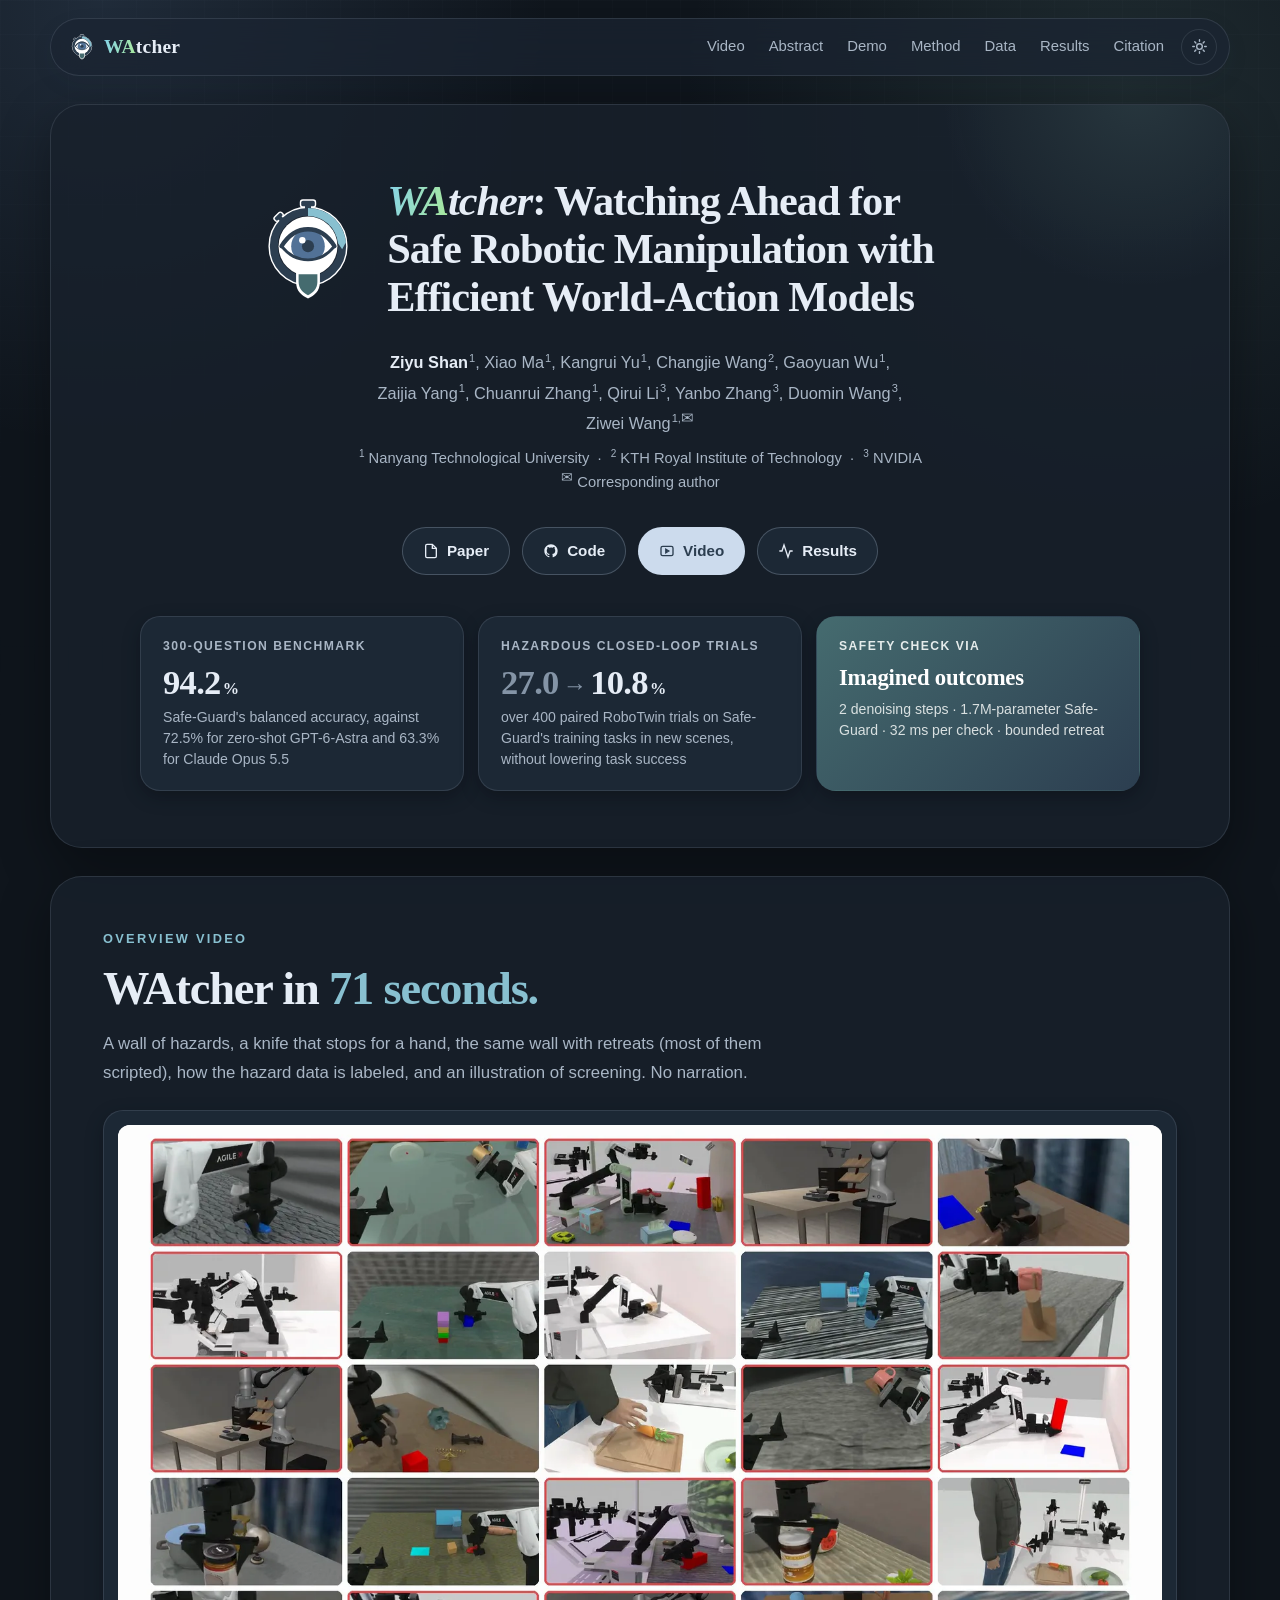
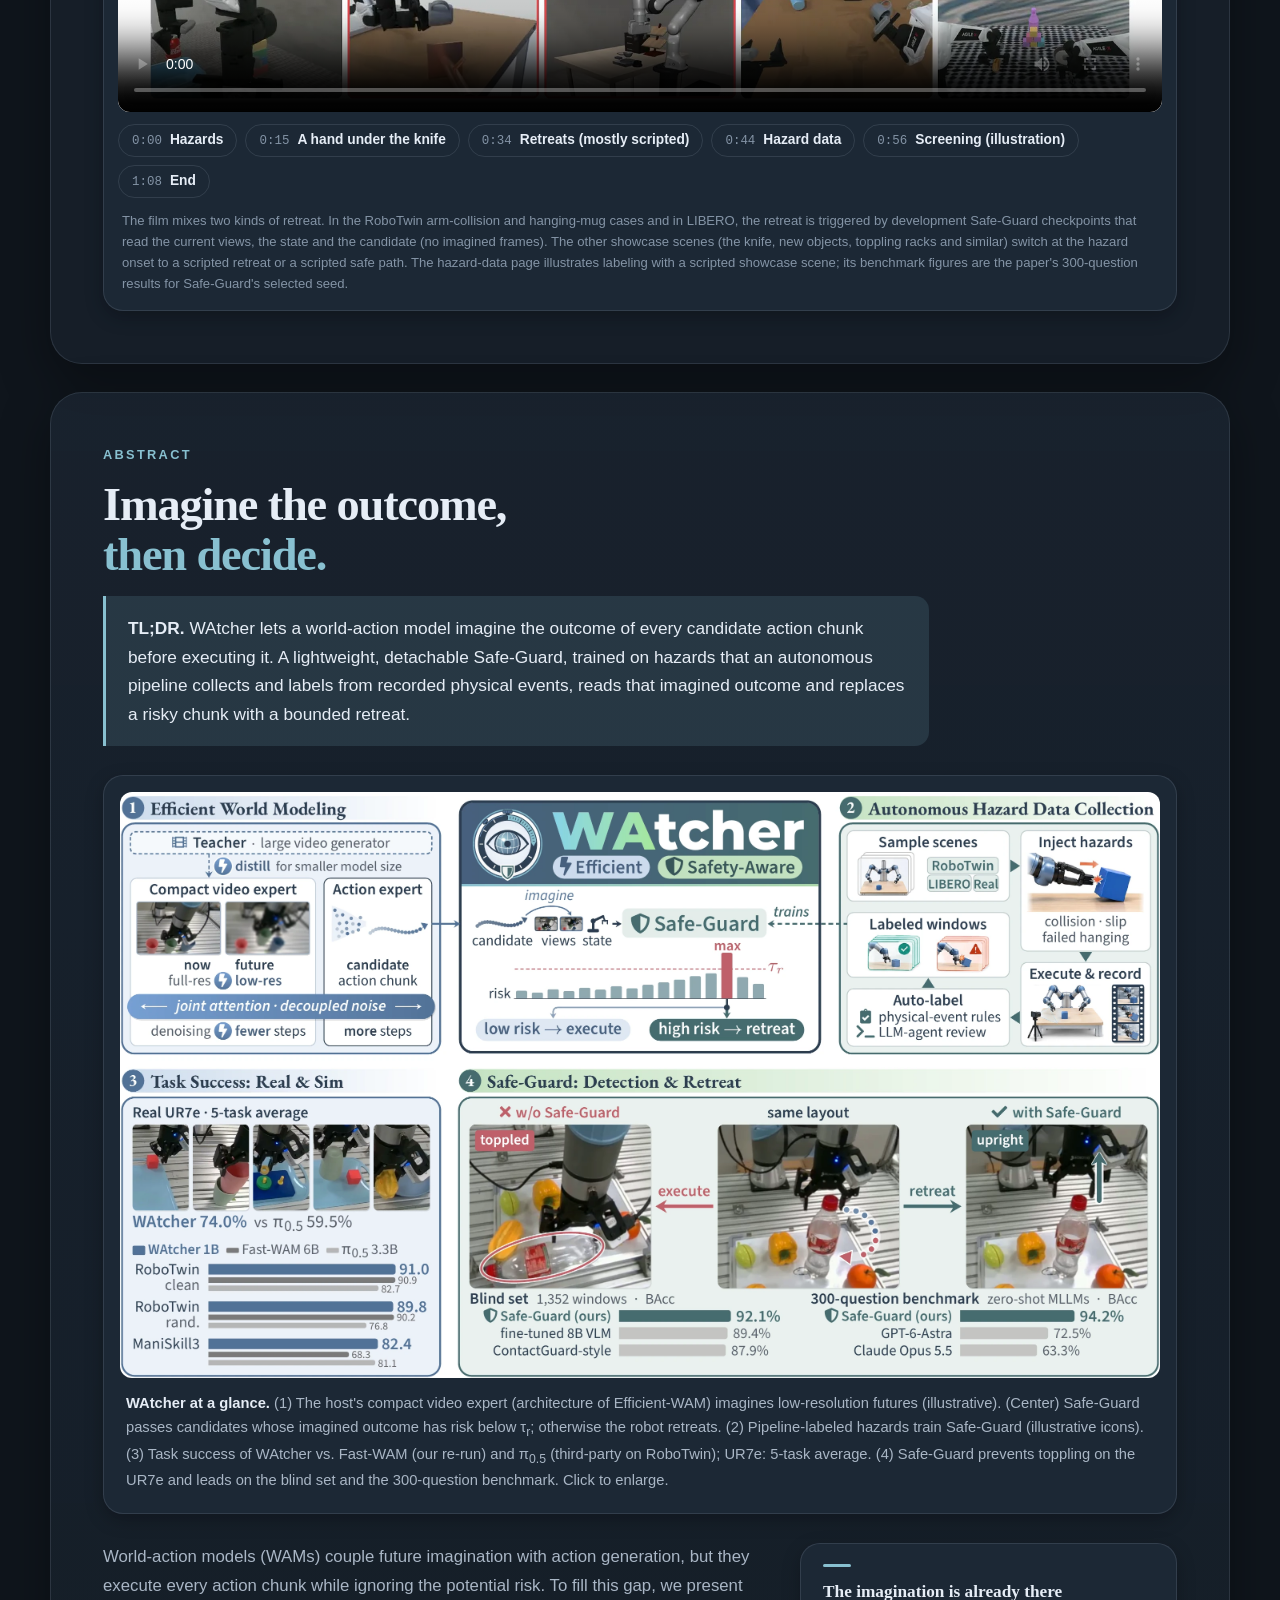
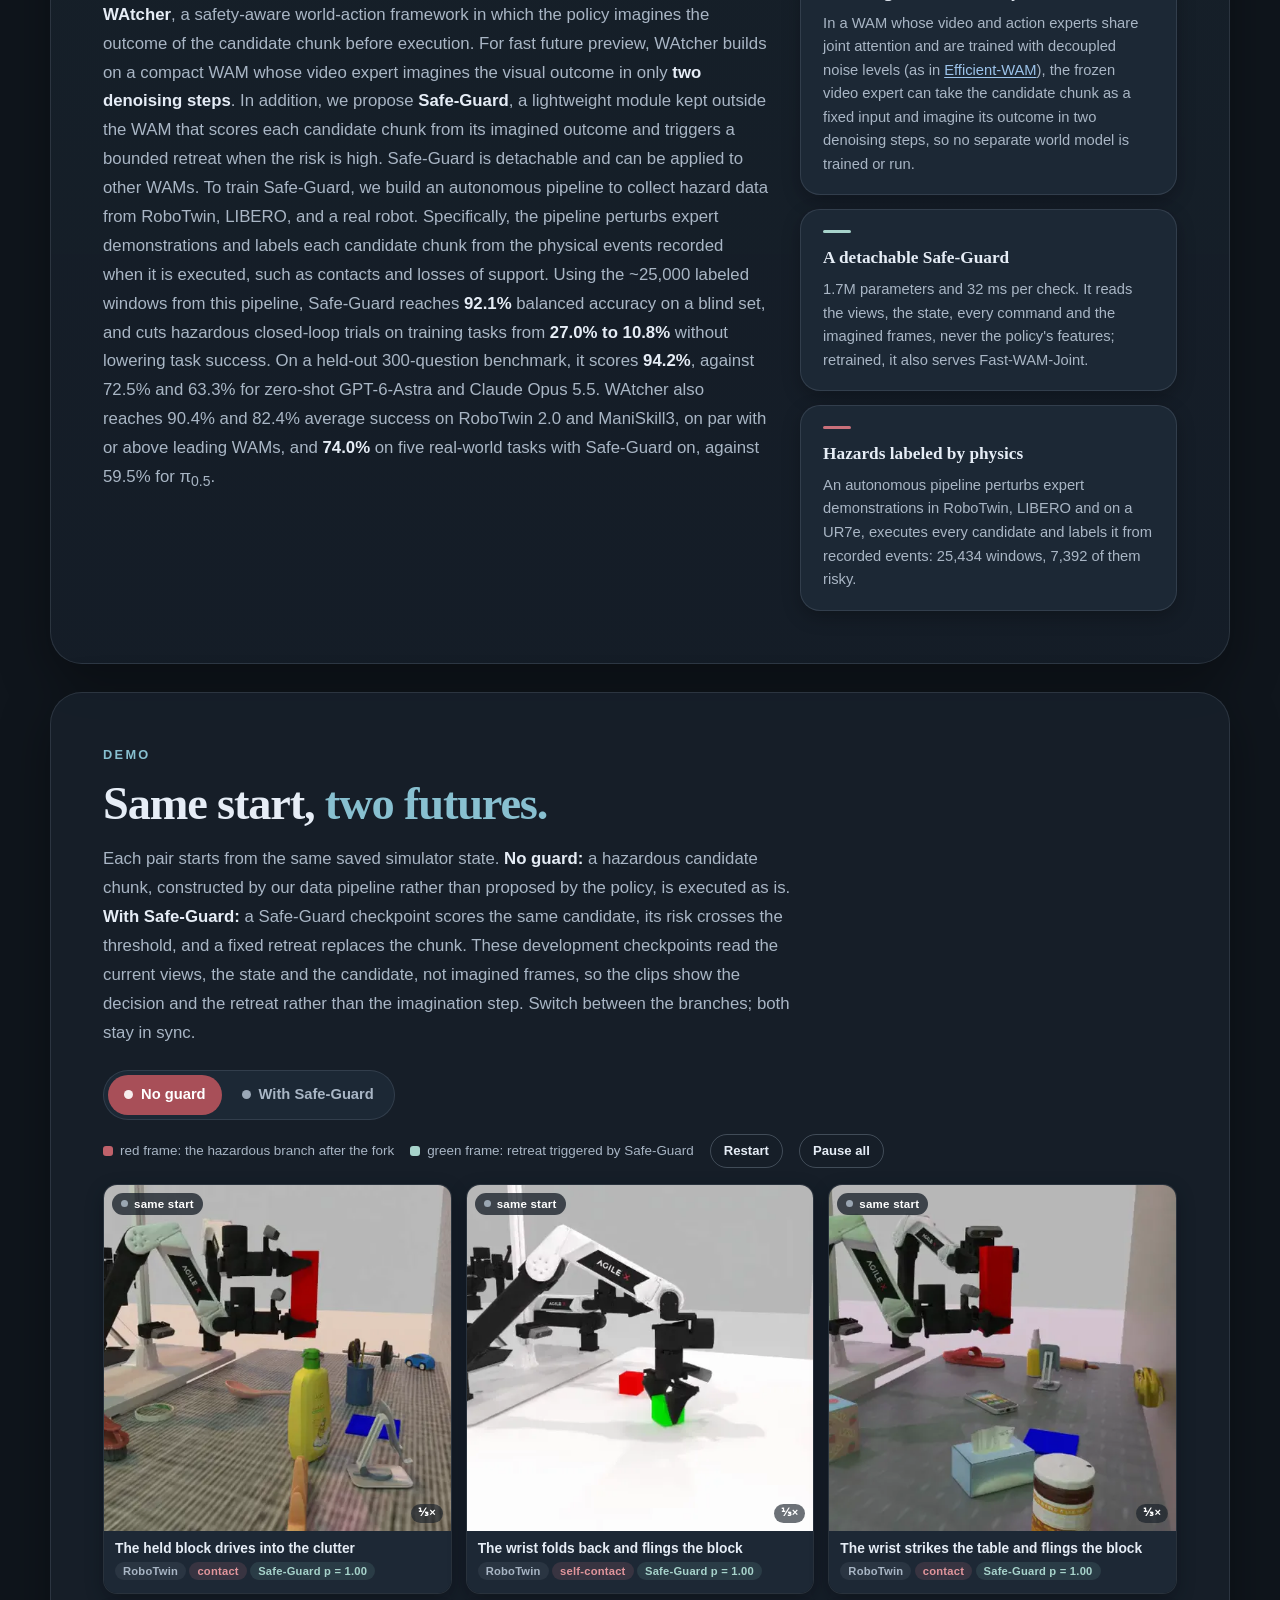
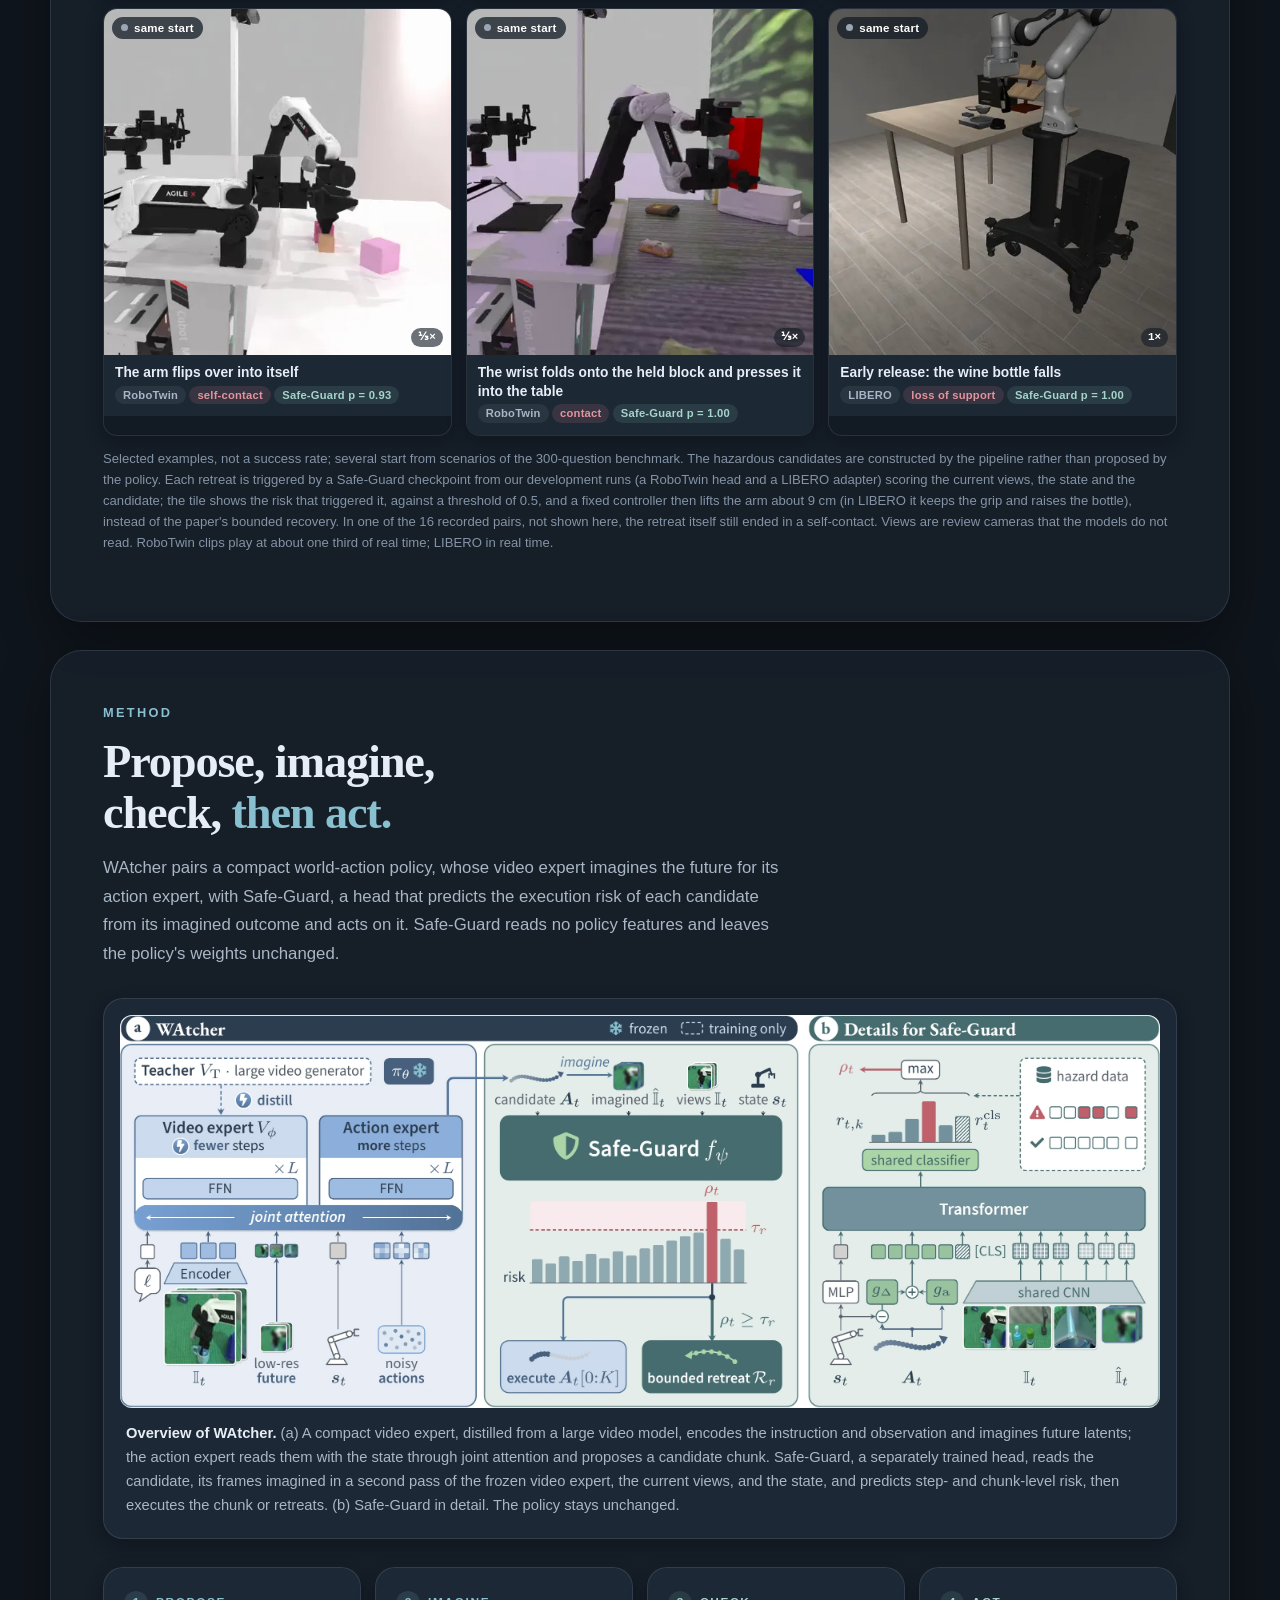
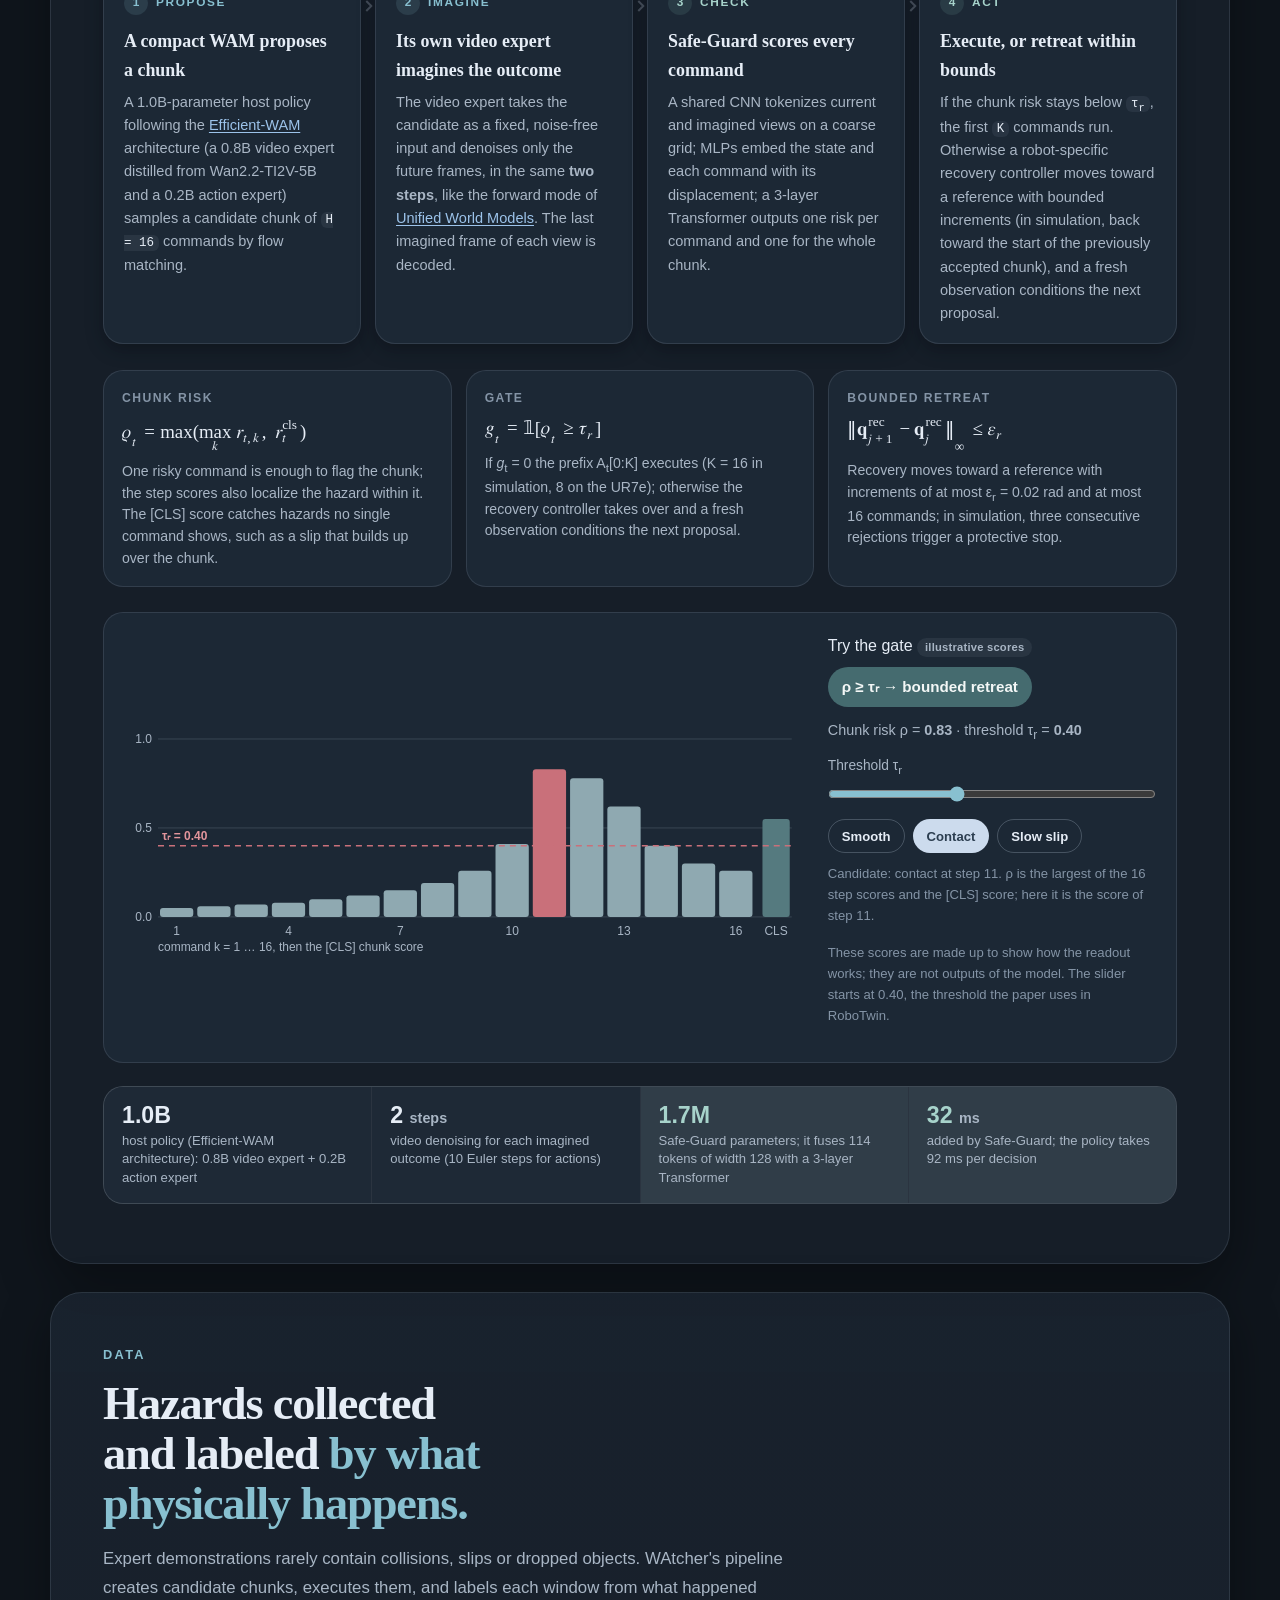
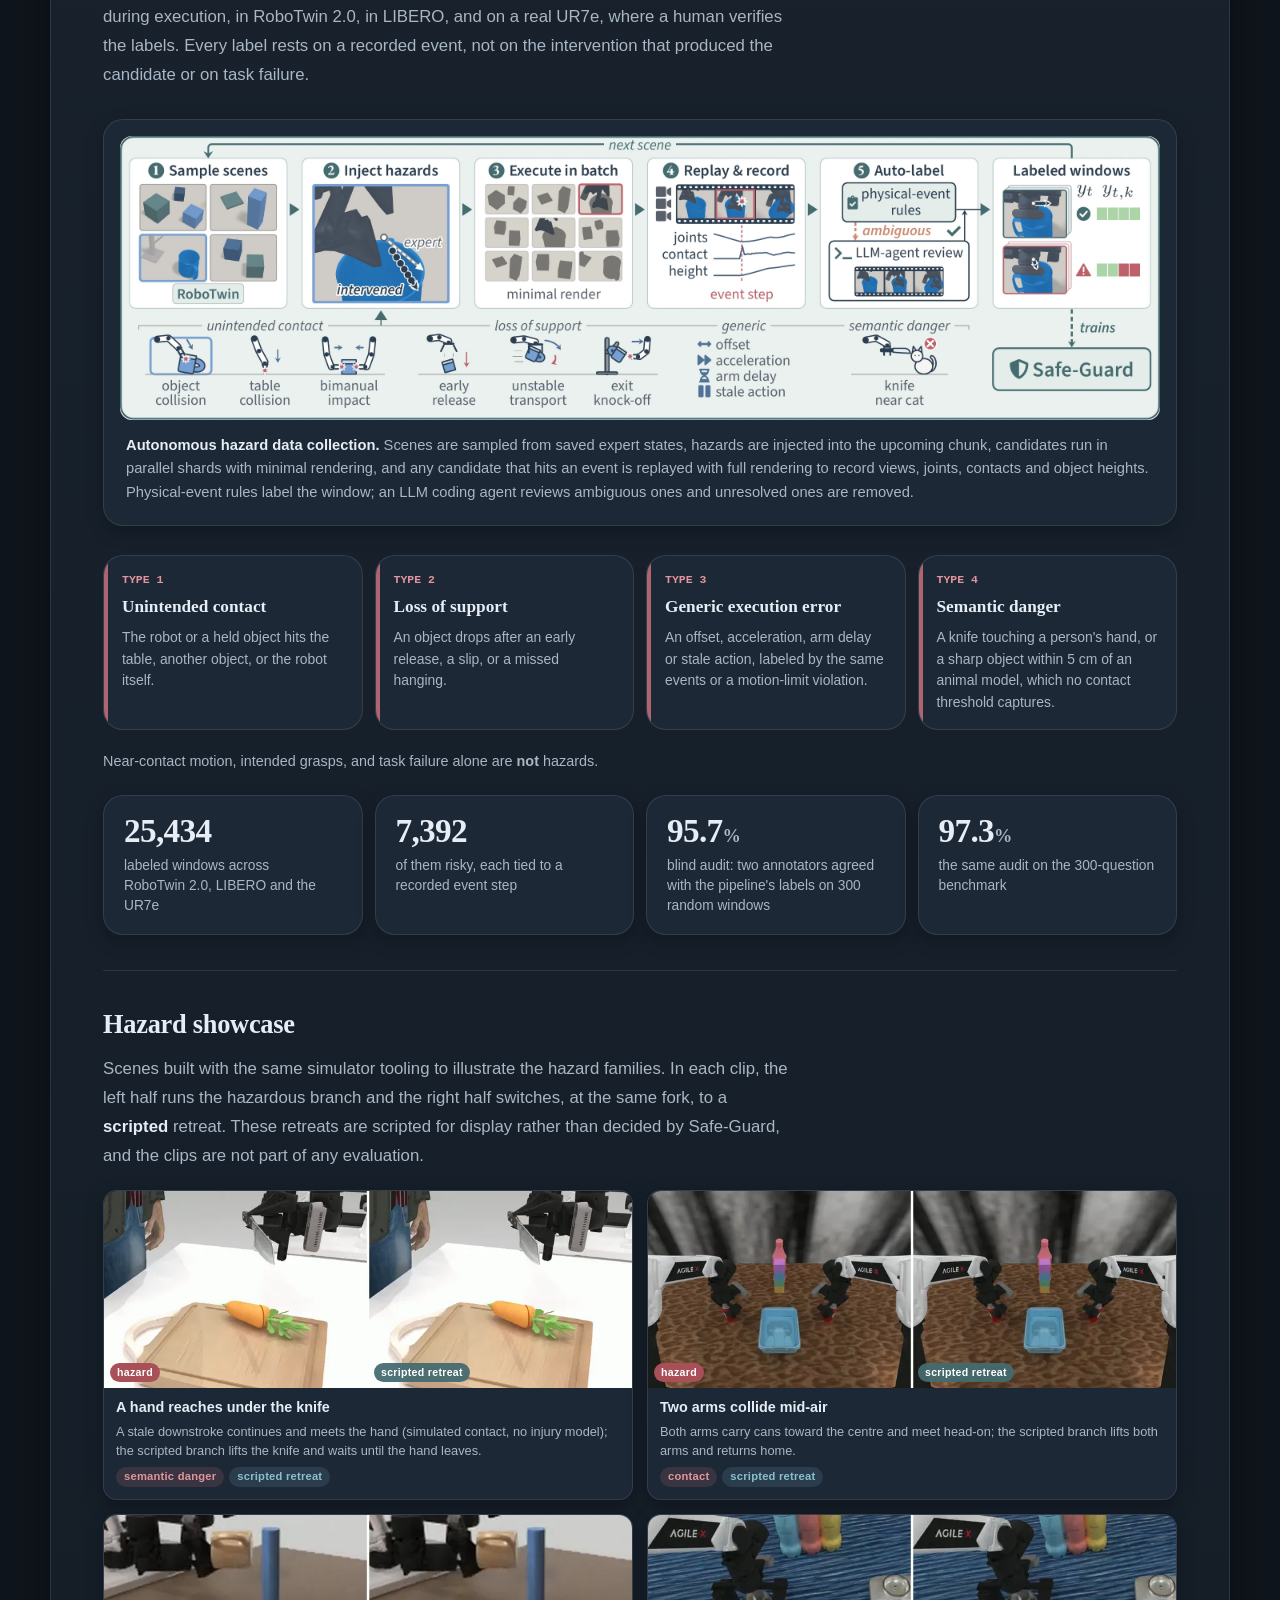
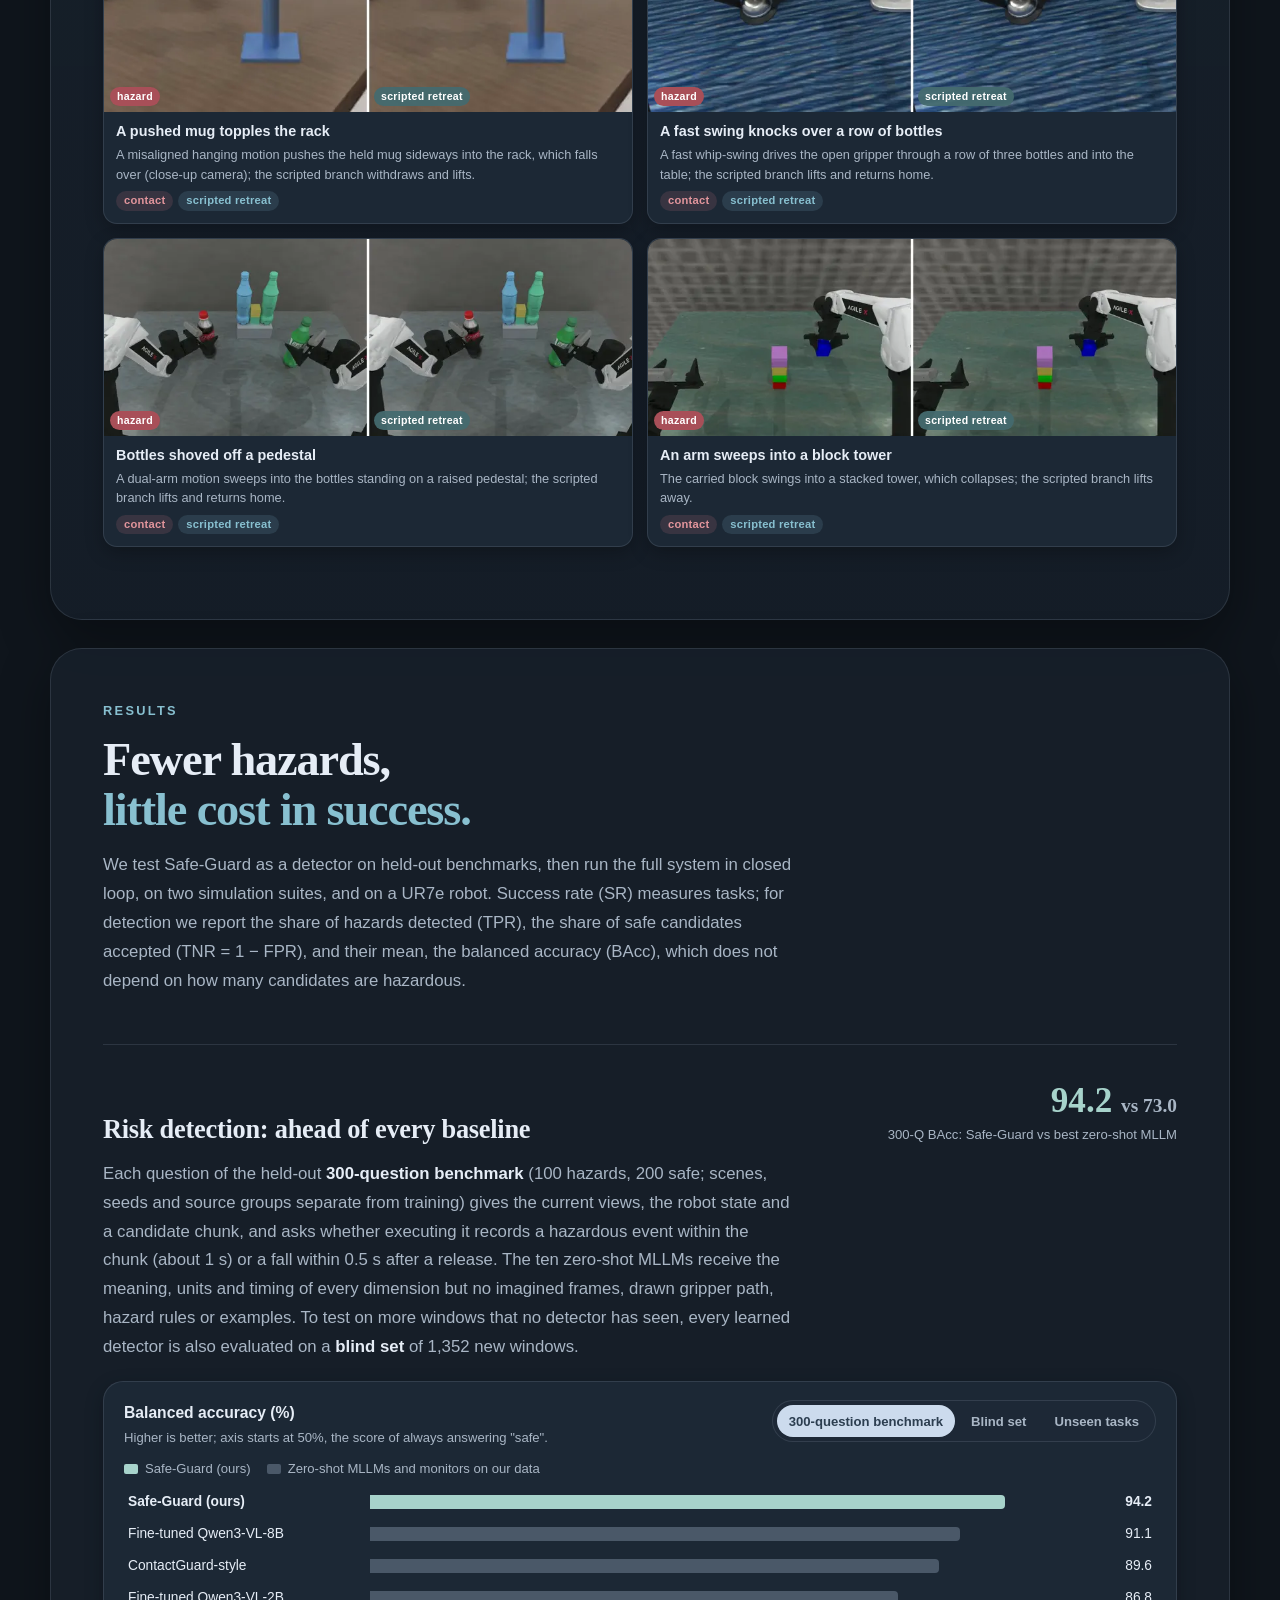
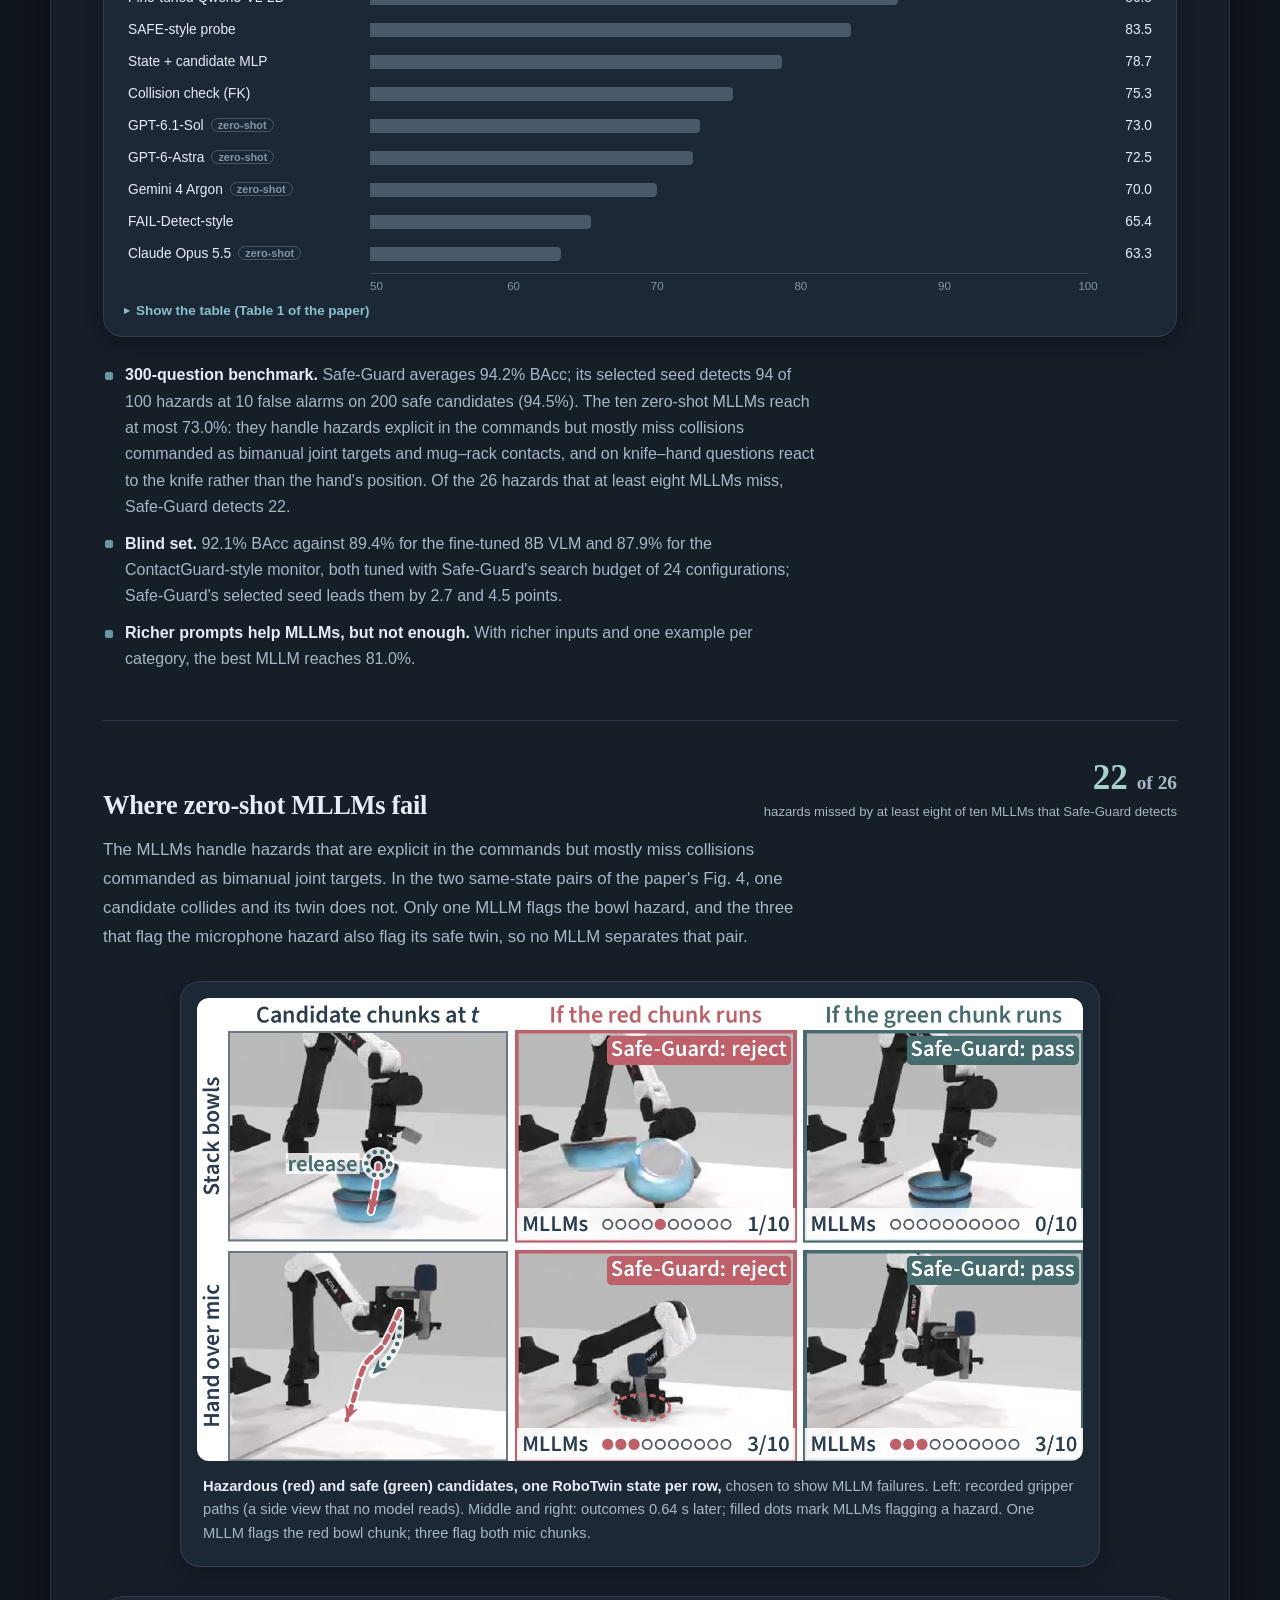
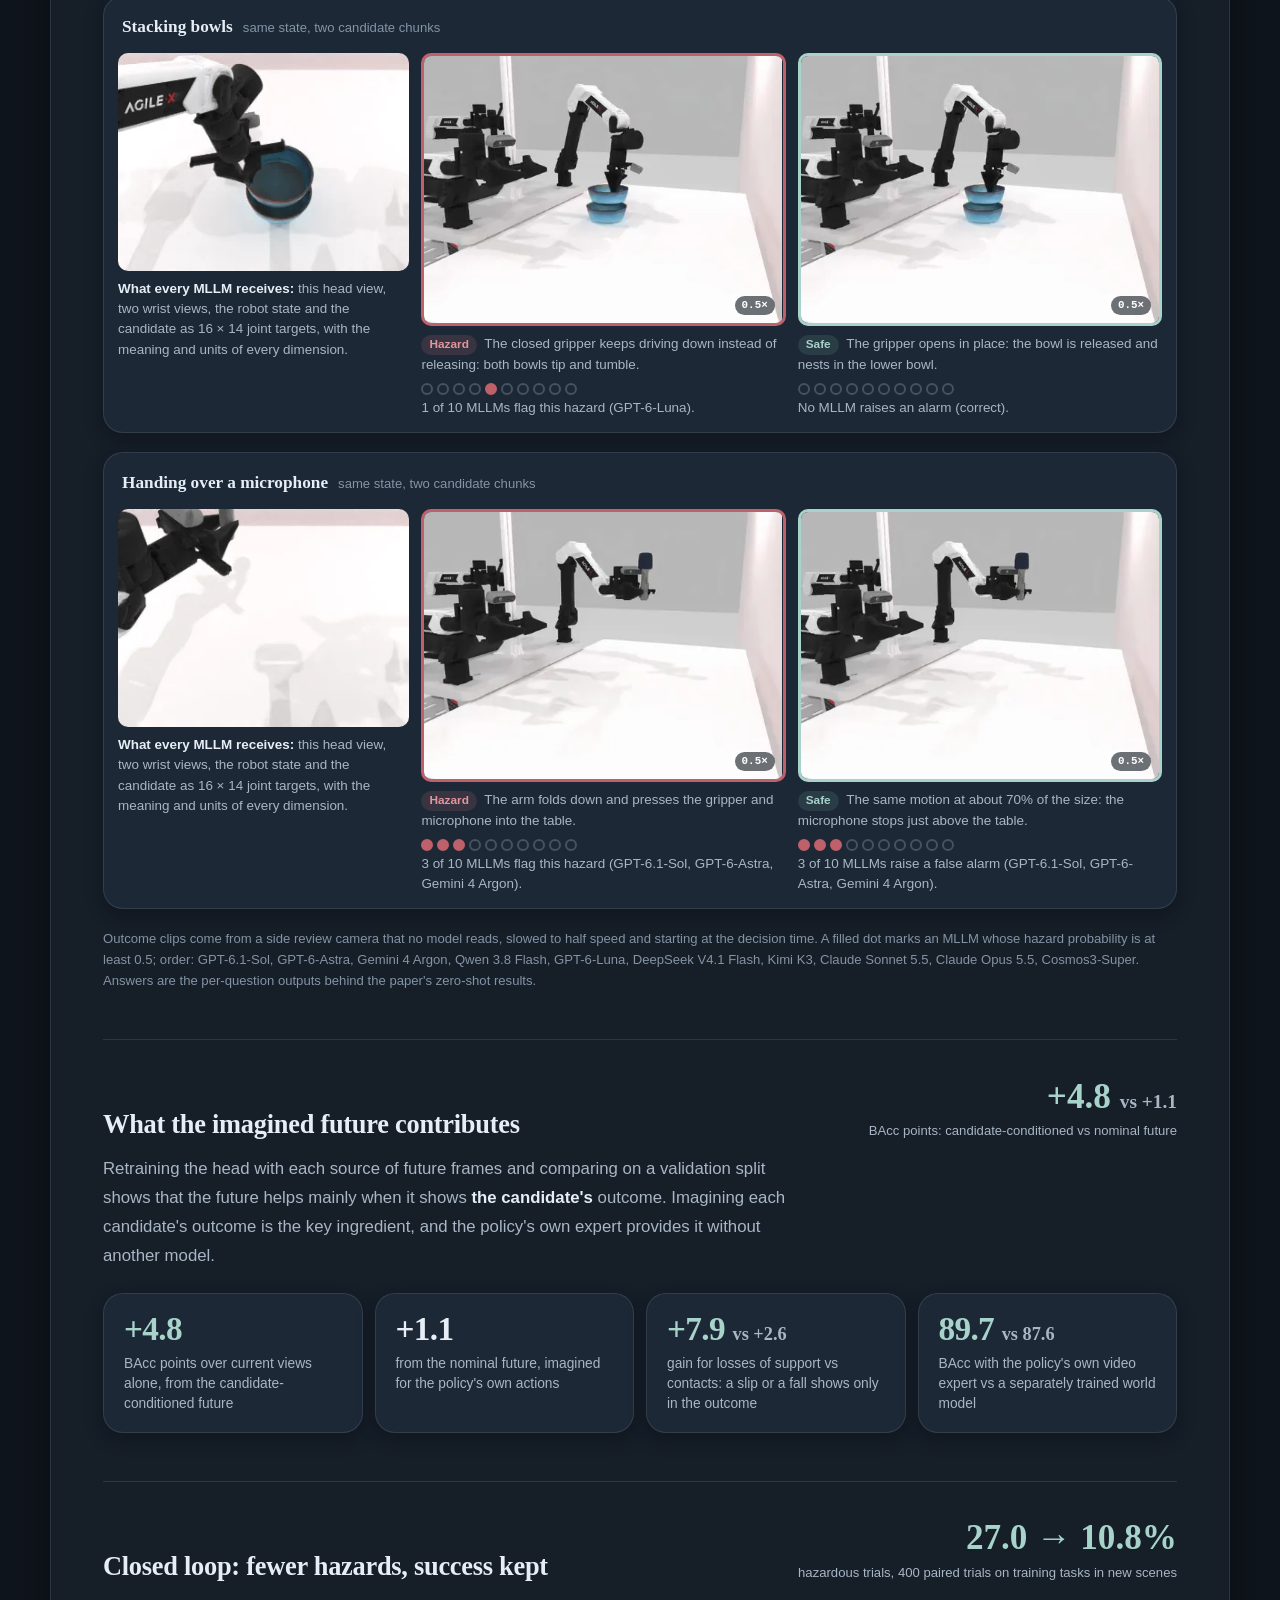
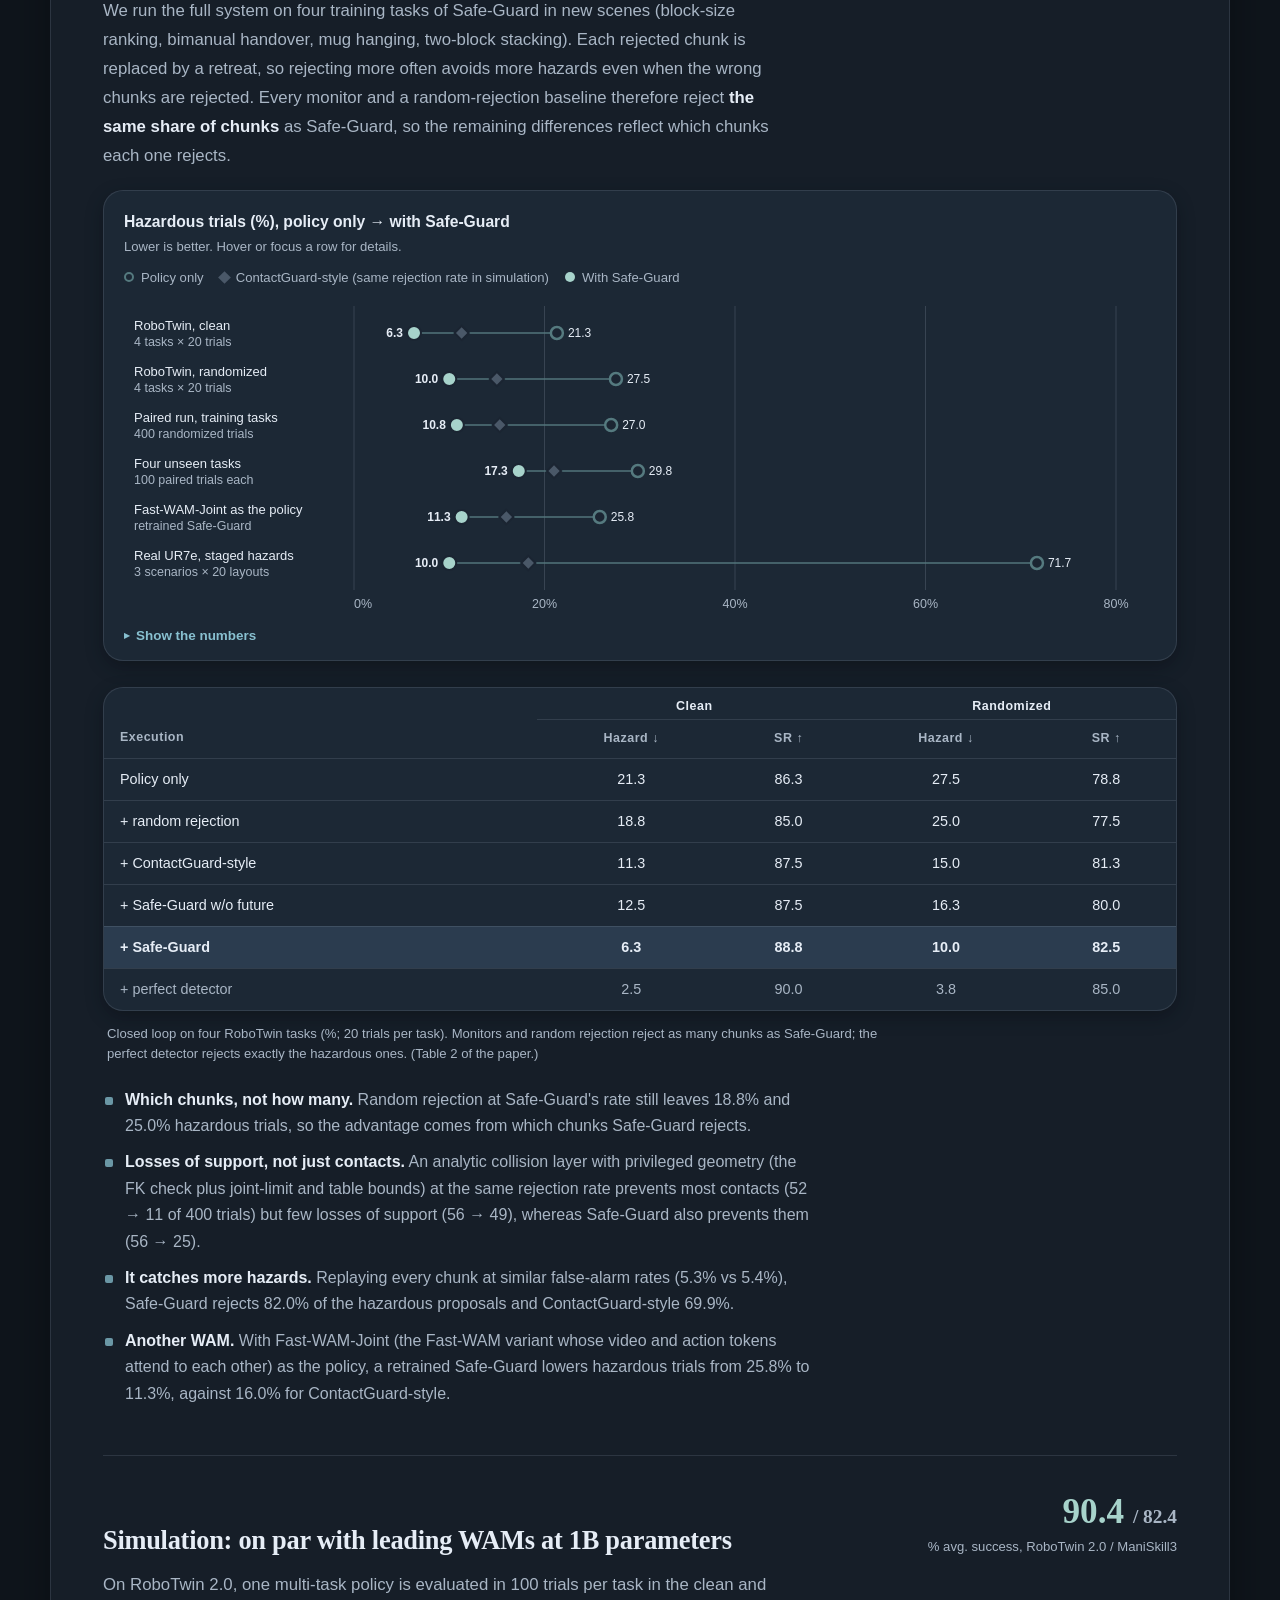
<file: WAtcher/index.html>
<!DOCTYPE html>
<html lang="en">
<head>
  <meta charset="UTF-8" />
  <meta name="viewport" content="width=device-width, initial-scale=1.0" />
  <title>WAtcher: Watching Ahead for Safe Robotic Manipulation with Efficient World-Action Models</title>
  <meta name="description" content="WAtcher lets a world-action model imagine the outcome of every candidate action chunk before executing it; a detachable 1.7M-parameter Safe-Guard reads the imagined outcome and replaces risky chunks with a bounded retreat." />
  <meta name="theme-color" content="#2C3E50" />
  <link rel="icon" href="assets/images/watcher-mark.svg" type="image/svg+xml" />
  <link rel="stylesheet" href="assets/styles.css" />
  <meta property="og:title" content="WAtcher: Watching Ahead for Safe Robotic Manipulation with Efficient World-Action Models" />
  <meta property="og:description" content="Imagine the outcome of every action chunk, then execute it or retreat." />
  <meta property="og:type" content="website" />
  <meta property="og:url" content="https://zyshan0929.github.io/WAtcher/" />
  <meta property="og:image" content="https://zyshan0929.github.io/WAtcher/assets/images/og-teaser.jpg" />
  <meta name="twitter:card" content="summary_large_image" />
  <script>
    /* apply the saved theme before first paint; dark by default */
    var t = 'dark';
    try { var s = localStorage.getItem('watcher-theme'); if (s === 'light' || s === 'dark') t = s; } catch (e) {}
    document.documentElement.dataset.theme = t;
  </script>
</head>
<body>
<a class="skip" href="#main">Skip to content</a>

<!-- ══ Header ══ -->
<header class="site-header">
  <div class="header-inner">
    <a class="header-brand" href="#top" aria-label="WAtcher, back to top">
      <img src="assets/images/watcher-mark.svg" alt="" width="26" height="28" />
      <span><span class="wa">WA</span>tcher</span>
    </a>
    <div class="header-right">
      <nav class="header-nav" aria-label="Sections">
        <a href="#video">Video</a>
        <a href="#abstract">Abstract</a>
        <a href="#demo">Demo</a>
        <a href="#method">Method</a>
        <a href="#data">Data</a>
        <a href="#results">Results</a>
        <a href="#citation">Citation</a>
      </nav>
      <button class="theme-btn" id="theme-btn" type="button" aria-label="Switch theme">
        <svg class="i-moon" viewBox="0 0 24 24" fill="none" stroke="currentColor" stroke-width="2" stroke-linecap="round" stroke-linejoin="round" aria-hidden="true"><path d="M20.5 14.2A8.5 8.5 0 0 1 9.8 3.5 8.5 8.5 0 1 0 20.5 14.2z"/></svg>
        <svg class="i-sun" viewBox="0 0 24 24" fill="none" stroke="currentColor" stroke-width="2" stroke-linecap="round" aria-hidden="true"><circle cx="12" cy="12" r="4"/><path d="M12 2.5v2.2M12 19.3v2.2M2.5 12h2.2M19.3 12h2.2M5.3 5.3l1.6 1.6M17.1 17.1l1.6 1.6M5.3 18.7l1.6-1.6M17.1 6.9l1.6-1.6"/></svg>
      </button>
    </div>
  </div>
</header>

<main id="main">

<!-- ══ Hero ══ -->
<section class="card hero" id="top" aria-label="WAtcher">
  <div class="hero-head">
    <img class="hero-mark" src="assets/images/watcher-mark.svg" alt="" width="74" height="78" />
    <h1 class="hero-title">
      <em><span class="wa">WA</span>tcher</em>: Watching Ahead for Safe Robotic Manipulation with Efficient World-Action Models
    </h1>
  </div>
  <p class="hero-authors">
    <span class="au"><a href="https://zyshan0929.github.io">Ziyu Shan</a><sup>1</sup>,</span>
    <span class="au">Xiao Ma<sup>1</sup>,</span>
    <span class="au">Kangrui Yu<sup>1</sup>,</span>
    <span class="au">Changjie Wang<sup>2</sup>,</span>
    <span class="au">Gaoyuan Wu<sup>1</sup>,</span>
    <span class="au">Zaijia Yang<sup>1</sup>,</span>
    <span class="au">Chuanrui Zhang<sup>1</sup>,</span>
    <span class="au">Qirui Li<sup>3</sup>,</span>
    <span class="au">Yanbo Zhang<sup>3</sup>,</span>
    <span class="au">Duomin Wang<sup>3</sup>,</span>
    <span class="au">Ziwei Wang<sup>1,<span class="mark mail" title="Corresponding author">&#x2709;&#xFE0E;</span></sup></span>
  </p>
  <p class="hero-affil">
    <span><sup>1</sup> Nanyang Technological University</span> &nbsp;&middot;&nbsp;
    <span><sup>2</sup> KTH Royal Institute of Technology</span> &nbsp;&middot;&nbsp;
    <span><sup>3</sup> NVIDIA</span><br>
    <span><sup><span class="mail">&#x2709;&#xFE0E;</span></sup> Corresponding author</span>
  </p>

  <div class="btn-row">
    <a class="btn" href="https://arxiv.org/abs/2611.34124" target="_blank" rel="noopener">
      <svg viewBox="0 0 24 24" fill="none" stroke="currentColor" stroke-width="2" aria-hidden="true"><path d="M14 2H6a2 2 0 00-2 2v16a2 2 0 002 2h12a2 2 0 002-2V8z"/><polyline points="14 2 14 8 20 8"/></svg>
      Paper
    </a>
    <a class="btn" href="https://github.com/maxiaovivi/WAtcher" target="_blank" rel="noopener">
      <svg viewBox="0 0 24 24" fill="currentColor" aria-hidden="true"><path d="M12 2C6.477 2 2 6.484 2 12.017c0 4.425 2.865 8.18 6.839 9.504.5.092.682-.217.682-.483 0-.237-.008-.868-.013-1.703-2.782.605-3.369-1.343-3.369-1.343-.454-1.158-1.11-1.466-1.11-1.466-.908-.62.069-.608.069-.608 1.003.07 1.531 1.032 1.531 1.032.892 1.53 2.341 1.088 2.91.832.092-.647.35-1.088.636-1.338-2.22-.253-4.555-1.113-4.555-4.951 0-1.093.39-1.988 1.029-2.688-.103-.253-.446-1.272.098-2.65 0 0 .84-.27 2.75 1.026A9.564 9.564 0 0112 6.844c.85.004 1.705.115 2.504.337 1.909-1.296 2.747-1.027 2.747-1.027.546 1.379.202 2.398.1 2.651.64.7 1.028 1.595 1.028 2.688 0 3.848-2.339 4.695-4.566 4.943.359.309.678.92.678 1.855 0 1.338-.012 2.419-.012 2.747 0 .268.18.58.688.482A10.019 10.019 0 0022 12.017C22 6.484 17.522 2 12 2z"/></svg>
      Code
    </a>
    <a class="btn btn-primary" href="#video">
      <svg viewBox="0 0 24 24" fill="none" stroke="currentColor" stroke-width="2" aria-hidden="true"><rect x="3" y="5" width="18" height="14" rx="2.5"/><path d="M10.2 9.4v5.2l4.4-2.6z" fill="currentColor"/></svg>
      Video
    </a>
    <a class="btn" href="#results">
      <svg viewBox="0 0 24 24" fill="none" stroke="currentColor" stroke-width="2" aria-hidden="true"><polyline points="22 12 18 12 15 21 9 3 6 12 2 12"/></svg>
      Results
    </a>
  </div>

  <div class="hero-cards">
    <div class="metric-card">
      <div class="metric-label">300-question benchmark</div>
      <div class="metric-value">94.2<span class="unit">%</span></div>
      <div class="metric-desc">Safe-Guard's balanced accuracy, against 72.5% for zero-shot GPT-6-Astra and 63.3% for Claude Opus 5.5</div>
    </div>
    <div class="metric-card">
      <div class="metric-label">Hazardous closed-loop trials</div>
      <div class="metric-value"><span class="from">27.0</span><span class="arrow">&rarr;</span>10.8<span class="unit">%</span></div>
      <div class="metric-desc">over 400 paired RoboTwin trials on Safe-Guard's training tasks in new scenes, without lowering task success</div>
    </div>
    <div class="metric-card accent">
      <div class="metric-label">Safety check via</div>
      <div class="metric-value">Imagined outcomes</div>
      <div class="metric-desc">2 denoising steps &middot; 1.7M-parameter Safe-Guard &middot; 32&nbsp;ms per check &middot; bounded retreat</div>
    </div>
  </div>
</section>

<!-- ══ Overview video ══ -->
<section class="card" id="video">
  <p class="section-label">Overview video</p>
  <h2 class="section-title">WAtcher in <span class="soft">71 seconds.</span></h2>
  <p class="section-body">A wall of hazards, a knife that stops for a hand, the same wall with retreats (most of them scripted), how the hazard data is labeled, and an illustration of screening. No narration.</p>
  <div class="film">
    <div class="film-frame">
      <video id="film" controls preload="metadata" playsinline poster="assets/images/film-poster.webp" aria-label="WAtcher overview video">
        <source src="assets/videos/film-1080.mp4" type="video/mp4" media="(min-width: 900px)" />
        <source src="assets/videos/film-720.mp4" type="video/mp4" />
      </video>
    </div>
    <div class="chapters" role="group" aria-label="Chapters">
      <button class="chap" type="button" data-t="0" aria-label="0:00, Hazards"><span class="t">0:00</span>Hazards</button>
      <button class="chap" type="button" data-t="15" aria-label="0:15, A hand under the knife"><span class="t">0:15</span>A hand under the knife</button>
      <button class="chap" type="button" data-t="34" aria-label="0:34, Retreats, mostly scripted"><span class="t">0:34</span>Retreats (mostly scripted)</button>
      <button class="chap" type="button" data-t="44.3" aria-label="0:44, Hazard data"><span class="t">0:44</span>Hazard data</button>
      <button class="chap" type="button" data-t="56.3" aria-label="0:56, Screening, an illustration"><span class="t">0:56</span>Screening (illustration)</button>
      <button class="chap" type="button" data-t="68.3" aria-label="1:08, End"><span class="t">1:08</span>End</button>
    </div>
    <p class="note small" style="margin:12px 4px 2px">
      The film mixes two kinds of retreat. In the RoboTwin arm-collision and hanging-mug cases and in LIBERO, the retreat is triggered by development Safe-Guard checkpoints that read the current views, the state and the candidate (no imagined frames). The other showcase scenes (the knife, new objects, toppling racks and similar) switch at the hazard onset to a scripted retreat or a scripted safe path. The hazard-data page illustrates labeling with a scripted showcase scene; its benchmark figures are the paper's 300-question results for Safe-Guard's selected seed.
    </p>
  </div>
</section>

<!-- ══ Abstract ══ -->
<section class="card alt" id="abstract">
  <p class="section-label">Abstract</p>
  <h2 class="section-title">Imagine the outcome, <span class="soft">then decide.</span></h2>
  <p class="tldr"><b>TL;DR.</b> WAtcher lets a world-action model imagine the outcome of every candidate action chunk before executing it. A lightweight, detachable Safe-Guard, trained on hazards that an autonomous pipeline collects and labels from recorded physical events, reads that imagined outcome and replaces a risky chunk with a bounded retreat.</p>

  <figure class="figure-wrap reveal">
    <img class="fig-img zoomable" src="assets/images/fig-teaser.webp" width="2600" height="1465" loading="lazy"
         alt="WAtcher at a glance: (1) efficient world modeling with a compact video expert and an action expert; (center) Safe-Guard scores the imagined outcome of a candidate chunk, executing low-risk chunks and retreating from high-risk ones; (2) autonomous hazard data collection; (3) task success on the real UR7e, RoboTwin and ManiSkill3; (4) Safe-Guard prevents a bottle from toppling on the UR7e and leads on the blind set and the 300-question benchmark." />
    <figcaption class="figure-caption">
      <strong>WAtcher at a glance.</strong> (1) The host's compact video expert (architecture of Efficient-WAM) imagines low-resolution futures (illustrative). (Center) Safe-Guard passes candidates whose imagined outcome has risk below &tau;<sub>r</sub>; otherwise the robot retreats. (2) Pipeline-labeled hazards train Safe-Guard (illustrative icons). (3) Task success of WAtcher vs. Fast-WAM (our re-run) and &pi;<sub>0.5</sub> (third-party on RoboTwin); UR7e: 5-task average. (4) Safe-Guard prevents toppling on the UR7e and leads on the blind set and the 300-question benchmark. Click to enlarge.
    </figcaption>
  </figure>

  <div class="abstract-grid">
    <p class="section-body">
      World-action models (WAMs) couple future imagination with action generation, but they execute every action chunk while ignoring the potential risk. To fill this gap, we present <strong>WAtcher</strong>, a safety-aware world-action framework in which the policy imagines the outcome of the candidate chunk before execution. For fast future preview, WAtcher builds on a compact WAM whose video expert imagines the visual outcome in only <strong>two denoising steps</strong>. In addition, we propose <strong>Safe-Guard</strong>, a lightweight module kept outside the WAM that scores each candidate chunk from its imagined outcome and triggers a bounded retreat when the risk is high. Safe-Guard is detachable and can be applied to other WAMs. To train Safe-Guard, we build an autonomous pipeline to collect hazard data from RoboTwin, LIBERO, and a real robot. Specifically, the pipeline perturbs expert demonstrations and labels each candidate chunk from the physical events recorded when it is executed, such as contacts and losses of support. Using the ~25,000 labeled windows from this pipeline, Safe-Guard reaches <strong>92.1%</strong> balanced accuracy on a blind set, and cuts hazardous closed-loop trials on training tasks from <strong>27.0% to 10.8%</strong> without lowering task success. On a held-out 300-question benchmark, it scores <strong>94.2%</strong>, against 72.5% and 63.3% for zero-shot GPT-6-Astra and Claude Opus 5.5. WAtcher also reaches 90.4% and 82.4% average success on RoboTwin&nbsp;2.0 and ManiSkill3, on par with or above leading WAMs, and <strong>74.0%</strong> on five real-world tasks with Safe-Guard on, against 59.5% for &pi;<sub>0.5</sub>.
    </p>
    <div class="keypoints">
      <div class="keypoint reveal">
        <div class="keypoint-title">The imagination is already there</div>
        <div class="keypoint-body">In a WAM whose video and action experts share joint attention and are trained with decoupled noise levels (as in <a href="https://arxiv.org/abs/2606.10040">Efficient-WAM</a>), the frozen video expert can take the candidate chunk as a fixed input and imagine its outcome in two denoising steps, so no separate world model is trained or run.</div>
      </div>
      <div class="keypoint k-guard reveal">
        <div class="keypoint-title">A detachable Safe-Guard</div>
        <div class="keypoint-body">1.7M parameters and 32&nbsp;ms per check. It reads the views, the state, every command and the imagined frames, never the policy's features; retrained, it also serves Fast-WAM-Joint.</div>
      </div>
      <div class="keypoint k-data reveal">
        <div class="keypoint-title">Hazards labeled by physics</div>
        <div class="keypoint-body">An autonomous pipeline perturbs expert demonstrations in RoboTwin, LIBERO and on a UR7e, executes every candidate and labels it from recorded events: 25,434 windows, 7,392 of them risky.</div>
      </div>
    </div>
  </div>
</section>

<!-- ══ Demo: same start, two futures ══ -->
<section class="card" id="demo" data-duo>
  <p class="section-label">Demo</p>
  <h2 class="section-title">Same start, <span class="soft">two futures.</span></h2>
  <p class="section-body">
    Each pair starts from the same saved simulator state. <b>No guard:</b> a hazardous candidate chunk, constructed by our data pipeline rather than proposed by the policy, is executed as is. <b>With Safe-Guard:</b> a Safe-Guard checkpoint scores the same candidate, its risk crosses the threshold, and a fixed retreat replaces the chunk. These development checkpoints read the current views, the state and the candidate, not imagined frames, so the clips show the decision and the retreat rather than the imagination step. Switch between the branches; both stay in sync.
  </p>

  <div class="duo-controls">
    <div class="seg" role="group" aria-label="Choose branch">
      <button type="button" data-mode="danger" aria-pressed="true"><span class="dot" aria-hidden="true"></span>No guard</button>
      <button type="button" data-mode="guarded" aria-pressed="false"><span class="dot" aria-hidden="true"></span>With Safe-Guard</button>
    </div>
    <div class="duo-legend">
      <span><i class="chip-dot" style="background:var(--danger)"></i>red frame: the hazardous branch after the fork</span>
      <span><i class="chip-dot" style="background:var(--c-ours)"></i>green frame: retreat triggered by Safe-Guard</span>
      <button class="mini-btn" type="button" data-duo-restart>Restart</button>
      <button class="mini-btn" type="button" data-duo-pause>Pause all</button>
    </div>
  </div>

  <div class="duo-grid" data-mode="danger">
    <figure class="duo-tile" data-div="0.84" data-dur-danger="7.02" data-dur-guarded="7.02" data-hazard-label="spoon flung, cup tipped" data-guard-label="p 1.00 → retreat">
      <div class="duo-stage">
        <span class="duo-flag"><span class="dot"></span><span class="txt">same start</span></span>
        <span class="speed-pill">&#8531;&times;</span>
        <video class="v-danger" data-src="assets/videos/wall/rt0007-danger.mp4" poster="assets/images/wall/rt0007.webp" muted playsinline preload="none" data-autoplay aria-label="No guard: the held red block drives into the cluttered table; a spoon is flung and a cup tips"></video>
        <video class="v-guarded" data-src="assets/videos/wall/rt0007-guarded.mp4" poster="assets/images/wall/rt0007.webp" muted playsinline preload="none" data-autoplay aria-label="With Safe-Guard: the arm lifts away and the table stays undisturbed"></video>
      </div>
      <figcaption class="duo-cap"><div class="t">The held block drives into the clutter</div><div class="s"><span class="badge sim">RoboTwin</span> <span class="badge hz">contact</span> <span class="badge sg">Safe-Guard p = 1.00</span></div></figcaption>
    </figure>
    <figure class="duo-tile" data-div="1.2" data-dur-danger="7.02" data-dur-guarded="7.02" data-hazard-label="block flung away" data-guard-label="p 1.00 → retreat">
      <div class="duo-stage">
        <span class="duo-flag"><span class="dot"></span><span class="txt">same start</span></span>
        <span class="speed-pill">&#8531;&times;</span>
        <video class="v-danger" data-src="assets/videos/wall/c0159-danger.mp4" poster="assets/images/wall/c0159.webp" muted playsinline preload="none" data-autoplay aria-label="No guard: the wrist folds into the forearm and the green block is flung away"></video>
        <video class="v-guarded" data-src="assets/videos/wall/c0159-guarded.mp4" poster="assets/images/wall/c0159.webp" muted playsinline preload="none" data-autoplay aria-label="With Safe-Guard: the arm keeps the block and lifts it"></video>
      </div>
      <figcaption class="duo-cap"><div class="t">The wrist folds back and flings the block</div><div class="s"><span class="badge sim">RoboTwin</span> <span class="badge hz">self-contact</span> <span class="badge sg">Safe-Guard p = 1.00</span></div></figcaption>
    </figure>
    <figure class="duo-tile" data-div="0.8" data-dur-danger="7.02" data-dur-guarded="7.02" data-hazard-label="wrist hits the table" data-guard-label="p 1.00 → retreat">
      <div class="duo-stage">
        <span class="duo-flag"><span class="dot"></span><span class="txt">same start</span></span>
        <span class="speed-pill">&#8531;&times;</span>
        <video class="v-danger" data-src="assets/videos/wall/rt42-danger.mp4" poster="assets/images/wall/rt42.webp" muted playsinline preload="none" data-autoplay aria-label="No guard: the wrist strikes the tabletop and flings the held red block and small objects into the air"></video>
        <video class="v-guarded" data-src="assets/videos/wall/rt42-guarded.mp4" poster="assets/images/wall/rt42.webp" muted playsinline preload="none" data-autoplay aria-label="With Safe-Guard: the arm lifts 9 cm, still holding the red block"></video>
      </div>
      <figcaption class="duo-cap"><div class="t">The wrist strikes the table and flings the block</div><div class="s"><span class="badge sim">RoboTwin</span> <span class="badge hz">contact</span> <span class="badge sg">Safe-Guard p = 1.00</span></div></figcaption>
    </figure>
    <figure class="duo-tile" data-div="0.9" data-dur-danger="7.02" data-dur-guarded="7.02" data-hazard-label="arm flips into itself" data-guard-label="p 0.93 → retreat">
      <div class="duo-stage">
        <span class="duo-flag"><span class="dot"></span><span class="txt">same start</span></span>
        <span class="speed-pill">&#8531;&times;</span>
        <video class="v-danger" data-src="assets/videos/wall/c0229-danger.mp4" poster="assets/images/wall/c0229.webp" muted playsinline preload="none" data-autoplay aria-label="No guard: the arm swings up and over until its own links collide"></video>
        <video class="v-guarded" data-src="assets/videos/wall/c0229-guarded.mp4" poster="assets/images/wall/c0229.webp" muted playsinline preload="none" data-autoplay aria-label="With Safe-Guard: the arm lifts straight up instead of swinging over"></video>
      </div>
      <figcaption class="duo-cap"><div class="t">The arm flips over into itself</div><div class="s"><span class="badge sim">RoboTwin</span> <span class="badge hz">self-contact</span> <span class="badge sg">Safe-Guard p = 0.93</span></div></figcaption>
    </figure>
    <figure class="duo-tile" data-div="1.1" data-dur-danger="7.02" data-dur-guarded="7.02" data-hazard-label="block pressed into table" data-guard-label="p 1.00 → retreat">
      <div class="duo-stage">
        <span class="duo-flag"><span class="dot"></span><span class="txt">same start</span></span>
        <span class="speed-pill">&#8531;&times;</span>
        <video class="v-danger" data-src="assets/videos/wall/c199-danger.mp4" poster="assets/images/wall/c199.webp" muted playsinline preload="none" data-autoplay aria-label="No guard: the wrist folds onto the red block it holds and presses it into the tabletop"></video>
        <video class="v-guarded" data-src="assets/videos/wall/c199-guarded.mp4" poster="assets/images/wall/c199.webp" muted playsinline preload="none" data-autoplay aria-label="With Safe-Guard: the arm lifts 9 cm with the block"></video>
      </div>
      <figcaption class="duo-cap"><div class="t">The wrist folds onto the held block and presses it into the table</div><div class="s"><span class="badge sim">RoboTwin</span> <span class="badge hz">contact</span> <span class="badge sg">Safe-Guard p = 1.00</span></div></figcaption>
    </figure>
    <figure class="duo-tile" data-div="0.3" data-dur-danger="4.55" data-dur-guarded="4.55" data-hazard-label="bottle dropped" data-guard-label="p 1.00 → keep grip, raise 9 cm">
      <div class="duo-stage">
        <span class="duo-flag"><span class="dot"></span><span class="txt">same start</span></span>
        <span class="speed-pill">1&times;</span>
        <video class="v-danger" data-src="assets/videos/wall/libero-danger.mp4" poster="assets/images/wall/libero.webp" muted playsinline preload="none" data-autoplay aria-label="No guard: the gripper releases the wine bottle beyond the table and it falls to the floor"></video>
        <video class="v-guarded" data-src="assets/videos/wall/libero-guarded.mp4" poster="assets/images/wall/libero.webp" muted playsinline preload="none" data-autoplay aria-label="With Safe-Guard: the gripper keeps the bottle and raises it"></video>
      </div>
      <figcaption class="duo-cap"><div class="t">Early release: the wine bottle falls</div><div class="s"><span class="badge sim">LIBERO</span> <span class="badge hz">loss of support</span> <span class="badge sg">Safe-Guard p = 1.00</span></div></figcaption>
    </figure>
  </div>
  <p class="note small" style="margin-top:12px">
    Selected examples, not a success rate; several start from scenarios of the 300-question benchmark. The hazardous candidates are constructed by the pipeline rather than proposed by the policy. Each retreat is triggered by a Safe-Guard checkpoint from our development runs (a RoboTwin head and a LIBERO adapter) scoring the current views, the state and the candidate; the tile shows the risk that triggered it, against a threshold of 0.5, and a fixed controller then lifts the arm about 9&nbsp;cm (in LIBERO it keeps the grip and raises the bottle), instead of the paper's bounded recovery. In one of the 16 recorded pairs, not shown here, the retreat itself still ended in a self-contact. Views are review cameras that the models do not read. RoboTwin clips play at about one third of real time; LIBERO in real time.
  </p>

</section>

<!-- ══ Method ══ -->
<section class="card" id="method">
  <p class="section-label">Method</p>
  <h2 class="section-title">Propose, imagine, check, <span class="soft">then act.</span></h2>
  <p class="section-body">
    WAtcher pairs a compact world-action policy, whose video expert imagines the future for its action expert, with Safe-Guard, a head that predicts the execution risk of each candidate from its imagined outcome and acts on it. Safe-Guard reads no policy features and leaves the policy's weights unchanged.
  </p>

  <figure class="figure-wrap reveal">
    <img class="fig-img zoomable" src="assets/images/fig-method.webp" width="2600" height="983" loading="lazy"
         alt="Overview of WAtcher. (a) A compact video expert distilled from a large video model and an action expert share joint attention; the action expert proposes a candidate chunk, the frozen video expert imagines its outcome, and Safe-Guard predicts step- and chunk-level risk, then executes the chunk or retreats. (b) Safe-Guard in detail: a shared CNN for current and imagined views, MLP state token, action tokens, a CLS token, a Transformer and a shared classifier." />
    <figcaption class="figure-caption">
      <strong>Overview of WAtcher.</strong> (a) A compact video expert, distilled from a large video model, encodes the instruction and observation and imagines future latents; the action expert reads them with the state through joint attention and proposes a candidate chunk. Safe-Guard, a separately trained head, reads the candidate, its frames imagined in a second pass of the frozen video expert, the current views, and the state, and predicts step- and chunk-level risk, then executes the chunk or retreats. (b) Safe-Guard in detail. The policy stays unchanged.
    </figcaption>
  </figure>

  <div class="steps">
    <div class="step reveal">
      <div class="step-num"><i>1</i> Propose</div>
      <div class="step-title">A compact WAM proposes a chunk</div>
      <div class="step-body">A 1.0B-parameter host policy following the <a href="https://arxiv.org/abs/2606.10040">Efficient-WAM</a> architecture (a 0.8B video expert distilled from Wan2.2-TI2V-5B and a 0.2B action expert) samples a candidate chunk of <code>H = 16</code> commands by flow matching.</div>
    </div>
    <div class="step reveal">
      <div class="step-num"><i>2</i> Imagine</div>
      <div class="step-title">Its own video expert imagines the outcome</div>
      <div class="step-body">The video expert takes the candidate as a fixed, noise-free input and denoises only the future frames, in the same <b>two steps</b>, like the forward mode of <a href="https://arxiv.org/abs/2504.02792">Unified World Models</a>. The last imagined frame of each view is decoded.</div>
    </div>
    <div class="step s-guard reveal">
      <div class="step-num"><i>3</i> Check</div>
      <div class="step-title">Safe-Guard scores every command</div>
      <div class="step-body">A shared CNN tokenizes current and imagined views on a coarse grid; MLPs embed the state and each command with its displacement; a 3-layer Transformer outputs one risk per command and one for the whole chunk.</div>
    </div>
    <div class="step s-guard reveal">
      <div class="step-num"><i>4</i> Act</div>
      <div class="step-title">Execute, or retreat within bounds</div>
      <div class="step-body">If the chunk risk stays below <code>&tau;<sub>r</sub></code>, the first <code>K</code> commands run. Otherwise a robot-specific recovery controller moves toward a reference with bounded increments (in simulation, back toward the start of the previously accepted chunk), and a fresh observation conditions the next proposal.</div>
    </div>
  </div>

  <div class="eq-grid">
    <div class="eq reveal">
      <div class="eq-title">Chunk risk</div>
      <math display="block" aria-label="rho t equals the maximum of the maximum over k of r t k, and r t cls">
        <mrow><msub><mi>&rho;</mi><mi>t</mi></msub><mo>=</mo><mi>max</mi><mo>(</mo><munder><mi>max</mi><mi>k</mi></munder><mspace width="0.25em"></mspace><msub><mi>r</mi><mrow><mi>t</mi><mo>,</mo><mi>k</mi></mrow></msub><mo>,</mo><mspace width="0.3em"></mspace><msubsup><mi>r</mi><mi>t</mi><mtext>cls</mtext></msubsup><mo>)</mo></mrow>
      </math>
      <p>One risky command is enough to flag the chunk; the step scores also localize the hazard within it. The [CLS] score catches hazards no single command shows, such as a slip that builds up over the chunk.</p>
    </div>
    <div class="eq reveal">
      <div class="eq-title">Gate</div>
      <math display="block" aria-label="g t equals the indicator that rho t is at least tau r">
        <mrow><msub><mi>g</mi><mi>t</mi></msub><mo>=</mo><mi>&#x1D7D9;</mi><mo>[</mo><msub><mi>&rho;</mi><mi>t</mi></msub><mo>&ge;</mo><msub><mi>&tau;</mi><mi>r</mi></msub><mo>]</mo></mrow>
      </math>
      <p>If <i>g</i><sub>t</sub> = 0 the prefix A<sub>t</sub>[0:K] executes (K = 16 in simulation, 8 on the UR7e); otherwise the recovery controller takes over and a fresh observation conditions the next proposal.</p>
    </div>
    <div class="eq reveal">
      <div class="eq-title">Bounded retreat</div>
      <math display="block" aria-label="the infinity norm of q rec j plus 1 minus q rec j is at most epsilon r">
        <mrow><msub><mrow><mo>&#x2016;</mo><msubsup><mi>&#x1D42A;</mi><mrow><mi>j</mi><mo>+</mo><mn>1</mn></mrow><mtext>rec</mtext></msubsup><mo>&minus;</mo><msubsup><mi>&#x1D42A;</mi><mi>j</mi><mtext>rec</mtext></msubsup><mo>&#x2016;</mo></mrow><mi>&infin;</mi></msub><mo>&le;</mo><msub><mi>&epsilon;</mi><mi>r</mi></msub></mrow>
      </math>
      <p>Recovery moves toward a reference with increments of at most &epsilon;<sub>r</sub> = 0.02&nbsp;rad and at most 16 commands; in simulation, three consecutive rejections trigger a protective stop.</p>
    </div>
  </div>

  <div class="gate reveal" id="gate">
    <svg class="gate-svg" role="img" aria-label="Illustrative step-level and chunk-level risk scores with the threshold tau r"></svg>
    <div class="gate-side">
      <div class="eq-title">Try the gate <span class="badge sim">illustrative scores</span></div>
      <div class="gate-out exec">&rho; &lt; &tau;<sub>r</sub></div>
      <p class="note" style="margin:0">Chunk risk &rho; = <b id="rho-out">0.00</b> &middot; threshold &tau;<sub>r</sub> = <b id="tau-out">0.40</b></p>
      <label for="tau">Threshold &tau;<sub>r</sub></label>
      <input id="tau" type="range" min="0.05" max="0.95" step="0.01" value="0.40" />
      <div class="ctl-row" role="group" aria-label="Example candidates">
        <button class="mini-btn" type="button" data-preset="0" aria-pressed="false">Smooth</button>
        <button class="mini-btn" type="button" data-preset="1" aria-pressed="true">Contact</button>
        <button class="mini-btn" type="button" data-preset="2" aria-pressed="false">Slow slip</button>
      </div>
      <p class="note small" id="gate-why" style="margin-top:10px"></p>
      <p class="note small">These scores are made up to show how the readout works; they are not outputs of the model. The slider starts at 0.40, the threshold the paper uses in RoboTwin.</p>
    </div>
  </div>

  <div class="spec-grid reveal">
    <div class="spec"><div class="v">1.0B</div><div class="k">host policy (Efficient-WAM architecture): 0.8B video expert + 0.2B action expert</div></div>
    <div class="spec"><div class="v">2 <small>steps</small></div><div class="k">video denoising for each imagined outcome (10 Euler steps for actions)</div></div>
    <div class="spec hl"><div class="v">1.7M</div><div class="k">Safe-Guard parameters; it fuses 114 tokens of width 128 with a 3-layer Transformer</div></div>
    <div class="spec hl"><div class="v">32 <small>ms</small></div><div class="k">added by Safe-Guard; the policy takes 92&nbsp;ms per decision</div></div>
  </div>

</section>

<!-- ══ Data ══ -->
<section class="card alt" id="data">
  <p class="section-label">Data</p>
  <h2 class="section-title">Hazards collected and labeled <span class="soft">by what physically happens.</span></h2>
  <p class="section-body">
    Expert demonstrations rarely contain collisions, slips or dropped objects. WAtcher's pipeline creates candidate chunks, executes them, and labels each window from what happened during execution, in RoboTwin&nbsp;2.0, in LIBERO, and on a real UR7e, where a human verifies the labels. Every label rests on a recorded event, not on the intervention that produced the candidate or on task failure.
  </p>

  <figure class="figure-wrap reveal">
    <img class="fig-img zoomable" src="assets/images/fig-pipeline.webp" width="2600" height="710" loading="lazy"
         alt="The autonomous hazard data pipeline: sample scenes, inject hazards, execute in batch with minimal rendering, replay and record contacts, joints and heights, auto-label with physical-event rules and LLM-agent review, producing labeled windows that train Safe-Guard. Bottom: hazard families grouped into unintended contact, loss of support, generic and semantic danger." />
    <figcaption class="figure-caption">
      <strong>Autonomous hazard data collection.</strong> Scenes are sampled from saved expert states, hazards are injected into the upcoming chunk, candidates run in parallel shards with minimal rendering, and any candidate that hits an event is replayed with full rendering to record views, joints, contacts and object heights. Physical-event rules label the window; an LLM coding agent reviews ambiguous ones and unresolved ones are removed.
    </figcaption>
  </figure>

  <div class="hazard-types">
    <div class="htype reveal"><div class="n">TYPE 1</div><div class="h">Unintended contact</div><div class="b">The robot or a held object hits the table, another object, or the robot itself.</div></div>
    <div class="htype reveal"><div class="n">TYPE 2</div><div class="h">Loss of support</div><div class="b">An object drops after an early release, a slip, or a missed hanging.</div></div>
    <div class="htype reveal"><div class="n">TYPE 3</div><div class="h">Generic execution error</div><div class="b">An offset, acceleration, arm delay or stale action, labeled by the same events or a motion-limit violation.</div></div>
    <div class="htype reveal"><div class="n">TYPE 4</div><div class="h">Semantic danger</div><div class="b">A knife touching a person's hand, or a sharp object within 5&nbsp;cm of an animal model, which no contact threshold captures.</div></div>
  </div>
  <p class="not-hazard">Near-contact motion, intended grasps, and task failure alone are <b>not</b> hazards.</p>

  <div class="kpi-row reveal">
    <div class="kpi-card"><div class="kpi-number">25,434</div><div class="kpi-sublabel">labeled windows across RoboTwin&nbsp;2.0, LIBERO and the UR7e</div></div>
    <div class="kpi-card"><div class="kpi-number">7,392</div><div class="kpi-sublabel">of them risky, each tied to a recorded event step</div></div>
    <div class="kpi-card"><div class="kpi-number">95.7<span class="small">%</span></div><div class="kpi-sublabel">blind audit: two annotators agreed with the pipeline's labels on 300 random windows</div></div>
    <div class="kpi-card"><div class="kpi-number">97.3<span class="small">%</span></div><div class="kpi-sublabel">the same audit on the 300-question benchmark</div></div>
  </div>

  <div class="subsection" id="showcase" style="margin-top:2.2rem">
    <div class="subsection-head">
      <h3 class="subsection-title">Hazard showcase</h3>
    </div>
    <p class="section-body">
      Scenes built with the same simulator tooling to illustrate the hazard families. In each clip, the left half runs the hazardous branch and the right half switches, at the same fork, to a <b>scripted</b> retreat. These retreats are scripted for display rather than decided by Safe-Guard, and the clips are not part of any evaluation.
    </p>
    <div class="vgrid two">
      <figure class="vcard pairv reveal">
        <div class="media">
          <video data-src="assets/videos/showcase/knife.mp4" poster="assets/images/showcase/knife.webp" muted loop playsinline preload="none" data-autoplay aria-label="Left: the knife continues its downstroke while a hand rests on the carrot. Right: the knife lifts and waits until the hand leaves."></video>
          <span class="side-tag danger">hazard</span><span class="side-tag guarded" style="left:calc(50% + 6px)">scripted retreat</span>
          <button class="expand-btn" type="button" data-expand="assets/videos/showcase/knife.mp4" data-caption="A hand reaches under the knife. Left: hazardous branch. Right: scripted retreat." aria-label="Enlarge: A hand reaches under the knife"><svg viewBox="0 0 24 24" fill="none" stroke="currentColor" stroke-width="2" aria-hidden="true"><path d="M14 4h6v6M10 20H4v-6M20 4l-7 7M4 20l7-7"/></svg></button>
        </div>
        <figcaption><div class="t">A hand reaches under the knife</div><div class="s">A stale downstroke continues and meets the hand (simulated contact, no injury model); the scripted branch lifts the knife and waits until the hand leaves.</div><div class="badges"><span class="badge hz">semantic danger</span><span class="badge scripted">scripted retreat</span></div></figcaption>
      </figure>
      <figure class="vcard pairv reveal">
        <div class="media">
          <video data-src="assets/videos/showcase/arms.mp4" poster="assets/images/showcase/arms.webp" muted loop playsinline preload="none" data-autoplay aria-label="Left: two arms carrying cans collide in mid-air. Right: both arms lift and return home."></video>
          <span class="side-tag danger">hazard</span><span class="side-tag guarded" style="left:calc(50% + 6px)">scripted retreat</span>
          <button class="expand-btn" type="button" data-expand="assets/videos/showcase/arms.mp4" data-caption="Two arms collide mid-air. Left: hazardous branch. Right: scripted retreat." aria-label="Enlarge: Two arms collide mid-air"><svg viewBox="0 0 24 24" fill="none" stroke="currentColor" stroke-width="2" aria-hidden="true"><path d="M14 4h6v6M10 20H4v-6M20 4l-7 7M4 20l7-7"/></svg></button>
        </div>
        <figcaption><div class="t">Two arms collide mid-air</div><div class="s">Both arms carry cans toward the centre and meet head-on; the scripted branch lifts both arms and returns home.</div><div class="badges"><span class="badge hz">contact</span><span class="badge scripted">scripted retreat</span></div></figcaption>
      </figure>
      <figure class="vcard pairv reveal">
        <div class="media">
          <video data-src="assets/videos/showcase/rack.mp4" poster="assets/images/showcase/rack.webp" muted loop playsinline preload="none" data-autoplay aria-label="Left: the held mug is pushed sideways into the blue rack, which topples. Right: the arm withdraws and the rack stays upright."></video>
          <span class="side-tag danger">hazard</span><span class="side-tag guarded" style="left:calc(50% + 6px)">scripted retreat</span>
          <button class="expand-btn" type="button" data-expand="assets/videos/showcase/rack.mp4" data-caption="A pushed mug topples the rack. Left: hazardous branch. Right: scripted retreat." aria-label="Enlarge: A pushed mug topples the rack"><svg viewBox="0 0 24 24" fill="none" stroke="currentColor" stroke-width="2" aria-hidden="true"><path d="M14 4h6v6M10 20H4v-6M20 4l-7 7M4 20l7-7"/></svg></button>
        </div>
        <figcaption><div class="t">A pushed mug topples the rack</div><div class="s">A misaligned hanging motion pushes the held mug sideways into the rack, which falls over (close-up camera); the scripted branch withdraws and lifts.</div><div class="badges"><span class="badge hz">contact</span><span class="badge scripted">scripted retreat</span></div></figcaption>
      </figure>
      <figure class="vcard pairv reveal">
        <div class="media">
          <video data-src="assets/videos/showcase/bottles.mp4" poster="assets/images/showcase/bottles.webp" muted loop playsinline preload="none" data-autoplay aria-label="Left: a fast swing drives the open gripper through a row of bottles and into the table. Right: the bottles stay standing."></video>
          <span class="side-tag danger">hazard</span><span class="side-tag guarded" style="left:calc(50% + 6px)">scripted retreat</span>
          <button class="expand-btn" type="button" data-expand="assets/videos/showcase/bottles.mp4" data-caption="A fast swing knocks over a row of bottles. Left: hazardous branch. Right: scripted retreat." aria-label="Enlarge: A fast swing knocks over a row of bottles"><svg viewBox="0 0 24 24" fill="none" stroke="currentColor" stroke-width="2" aria-hidden="true"><path d="M14 4h6v6M10 20H4v-6M20 4l-7 7M4 20l7-7"/></svg></button>
        </div>
        <figcaption><div class="t">A fast swing knocks over a row of bottles</div><div class="s">A fast whip-swing drives the open gripper through a row of three bottles and into the table; the scripted branch lifts and returns home.</div><div class="badges"><span class="badge hz">contact</span><span class="badge scripted">scripted retreat</span></div></figcaption>
      </figure>
      <figure class="vcard pairv reveal">
        <div class="media">
          <video data-src="assets/videos/showcase/pedestal.mp4" poster="assets/images/showcase/pedestal.webp" muted loop playsinline preload="none" data-autoplay aria-label="Left: an arm shoves bottles off a raised pedestal. Right: the arms withdraw and the bottles stay."></video>
          <span class="side-tag danger">hazard</span><span class="side-tag guarded" style="left:calc(50% + 6px)">scripted retreat</span>
          <button class="expand-btn" type="button" data-expand="assets/videos/showcase/pedestal.mp4" data-caption="Bottles shoved off a pedestal. Left: hazardous branch. Right: scripted retreat." aria-label="Enlarge: Bottles shoved off a pedestal"><svg viewBox="0 0 24 24" fill="none" stroke="currentColor" stroke-width="2" aria-hidden="true"><path d="M14 4h6v6M10 20H4v-6M20 4l-7 7M4 20l7-7"/></svg></button>
        </div>
        <figcaption><div class="t">Bottles shoved off a pedestal</div><div class="s">A dual-arm motion sweeps into the bottles standing on a raised pedestal; the scripted branch lifts and returns home.</div><div class="badges"><span class="badge hz">contact</span><span class="badge scripted">scripted retreat</span></div></figcaption>
      </figure>
      <figure class="vcard pairv reveal">
        <div class="media">
          <video data-src="assets/videos/showcase/tower.mp4" poster="assets/images/showcase/tower.webp" muted loop playsinline preload="none" data-autoplay aria-label="Left: the arm sweeps into a stacked block tower, which collapses. Right: the tower stays standing."></video>
          <span class="side-tag danger">hazard</span><span class="side-tag guarded" style="left:calc(50% + 6px)">scripted retreat</span>
          <button class="expand-btn" type="button" data-expand="assets/videos/showcase/tower.mp4" data-caption="An arm sweeps into a block tower. Left: hazardous branch. Right: scripted retreat." aria-label="Enlarge: An arm sweeps into a block tower"><svg viewBox="0 0 24 24" fill="none" stroke="currentColor" stroke-width="2" aria-hidden="true"><path d="M14 4h6v6M10 20H4v-6M20 4l-7 7M4 20l7-7"/></svg></button>
        </div>
        <figcaption><div class="t">An arm sweeps into a block tower</div><div class="s">The carried block swings into a stacked tower, which collapses; the scripted branch lifts away.</div><div class="badges"><span class="badge hz">contact</span><span class="badge scripted">scripted retreat</span></div></figcaption>
      </figure>
    </div>
  </div>
</section>

<!-- ══ Results ══ -->
<section class="card" id="results">
  <p class="section-label">Results</p>
  <h2 class="section-title">Fewer hazards, <span class="soft">little cost in success.</span></h2>
  <p class="section-body">
    We test Safe-Guard as a detector on held-out benchmarks, then run the full system in closed loop, on two simulation suites, and on a UR7e robot. Success rate (SR) measures tasks; for detection we report the share of hazards detected (TPR), the share of safe candidates accepted (TNR&nbsp;=&nbsp;1&nbsp;&minus;&nbsp;FPR), and their mean, the balanced accuracy (BAcc), which does not depend on how many candidates are hazardous.
  </p>

  <!-- 3.1 detection -->
  <div class="subsection" id="detection">
    <div class="subsection-head">
      <h3 class="subsection-title">Risk detection: ahead of every baseline</h3>
      <div class="head-figure"><div class="big">94.2 <span class="vs">vs 73.0</span></div><div class="cap">300-Q BAcc: Safe-Guard vs best zero-shot MLLM</div></div>
    </div>
    <p class="section-body">
      Each question of the held-out <b>300-question benchmark</b> (100 hazards, 200 safe; scenes, seeds and source groups separate from training) gives the current views, the robot state and a candidate chunk, and asks whether executing it records a hazardous event within the chunk (about 1&nbsp;s) or a fall within 0.5&nbsp;s after a release. The ten zero-shot MLLMs receive the meaning, units and timing of every dimension but no imagined frames, drawn gripper path, hazard rules or examples. To test on more windows that no detector has seen, every learned detector is also evaluated on a <b>blind set</b> of 1,352 new windows.
    </p>

    <div class="chart-card reveal" data-bars data-source="#t-detect" data-min="50" data-max="100" data-ticks="50,60,70,80,90,100" data-metric="q300" data-grouped="false">
      <div class="chart-head">
        <div>
          <div class="chart-title">Balanced accuracy (%)</div>
          <div class="chart-sub">Higher is better; axis starts at 50%, the score of always answering "safe".</div>
        </div>
        <div class="chart-tools">
          <div class="seg small" role="group" aria-label="Choose split">
            <button type="button" data-metric="q300" aria-pressed="true">300-question benchmark</button>
            <button type="button" data-metric="blind" aria-pressed="false">Blind set</button>
            <button type="button" data-metric="unseen" aria-pressed="false">Unseen tasks</button>
          </div>
        </div>
      </div>
      <div class="legend"><span><i class="lg-bar" style="background:var(--c-ours)"></i>Safe-Guard (ours)</span><span><i class="lg-bar" style="background:var(--c-other)"></i>Zero-shot MLLMs and monitors on our data</span></div>
      <div class="bars" role="list"></div>
      <div class="bar-axis" aria-hidden="true"><div></div><div class="ticks"></div><div></div></div>
      <p class="note small bars-missing" style="margin:8px 0 0"></p>
      <details class="table-toggle">
        <summary>Show the table (Table 1 of the paper)</summary>
        <div class="table-wrap">
          <table id="t-detect">
            <thead>
              <tr class="group"><th></th><th>300-Q</th><th class="span" colspan="3">Blind set</th><th>Unseen</th></tr>
              <tr><th>Detector</th><th>BAcc</th><th>BAcc</th><th>TPR</th><th>FPR</th><th>BAcc</th></tr>
            </thead>
            <tbody>
              <tr class="group-row"><td colspan="6">Zero-shot MLLMs</td></tr>
              <tr data-name="Claude Opus 5.5" data-group="Zero-shot MLLMs" data-v-q300="63.3" data-note="Zero-shot MLLM"><td>Claude Opus 5.5</td><td>63.3</td><td class="na" colspan="4"></td></tr>
              <tr data-name="Gemini 4 Argon" data-group="Zero-shot MLLMs" data-v-q300="70.0" data-note="Zero-shot MLLM"><td>Gemini 4 Argon</td><td>70.0</td><td class="na" colspan="4"></td></tr>
              <tr data-name="GPT-6-Astra" data-group="Zero-shot MLLMs" data-v-q300="72.5" data-note="Zero-shot MLLM"><td>GPT-6-Astra</td><td>72.5</td><td class="na" colspan="4"></td></tr>
              <tr data-name="GPT-6.1-Sol" data-group="Zero-shot MLLMs" data-v-q300="73.0" data-note="Zero-shot MLLM"><td>GPT-6.1-Sol</td><td>73.0</td><td class="na" colspan="4"></td></tr>
              <tr class="group-row"><td colspan="6">Monitors on our data</td></tr>
              <tr data-name="FAIL-Detect-style" data-group="Monitors on our data" data-v-q300="65.4" data-v-blind="63.8" data-v-unseen="56.7" data-note="Needs no failure data"><td>FAIL-Detect-style</td><td>65.4</td><td>63.8</td><td>39.2</td><td>10.8</td><td>56.7</td></tr>
              <tr data-name="Collision check (FK)" data-group="Monitors on our data" data-v-q300="75.3" data-v-blind="72.2" data-note="Forward-kinematics check with privileged geometry" data-note-unseen="Not applicable (untrained check)"><td>Collision check (FK)</td><td>75.3</td><td>72.2</td><td>48.3</td><td>3.9</td><td>&ndash;</td></tr>
              <tr data-name="State + candidate MLP" data-group="Monitors on our data" data-v-q300="78.7" data-v-blind="74.4" data-v-unseen="60.6"><td>State + candidate MLP</td><td>78.7</td><td>74.4</td><td>70.3</td><td>21.0</td><td>60.6</td></tr>
              <tr data-name="SAFE-style probe" data-group="Monitors on our data" data-v-q300="83.5" data-v-blind="81.8" data-v-unseen="66.4" data-note="Probe on policy features"><td>SAFE-style probe</td><td>83.5</td><td>81.8</td><td>78.6</td><td>15.3</td><td>66.4</td></tr>
              <tr data-name="Fine-tuned Qwen3-VL-2B" data-group="Monitors on our data" data-v-q300="86.8" data-v-blind="84.4" data-v-unseen="69.2" data-note="LoRA fine-tuned"><td>Fine-tuned Qwen3-VL-2B</td><td>86.8</td><td>84.4</td><td>82.1</td><td>13.0</td><td>69.2</td></tr>
              <tr data-name="ContactGuard-style" data-group="Monitors on our data" data-v-q300="89.6" data-v-blind="87.9" data-v-unseen="70.8" data-note="Monitor on predicted latent future embeddings"><td>ContactGuard-style</td><td>89.6</td><td>87.9</td><td>86.1</td><td>10.7</td><td>70.8</td></tr>
              <tr data-name="Fine-tuned Qwen3-VL-8B" data-group="Monitors on our data" data-v-q300="91.1" data-v-blind="89.4" data-v-unseen="73.7" data-note="Reads our imagined frames and the head view with the gripper path drawn (FOREWARN-style)"><td>Fine-tuned Qwen3-VL-8B</td><td>91.1</td><td>89.4</td><td>88.3</td><td>9.3</td><td>73.7</td></tr>
              <tr class="highlight-row" data-name="Safe-Guard (ours)" data-group="Monitors on our data" data-ours data-v-q300="94.2" data-v-blind="92.1" data-v-unseen="75.9" data-note-q300="Three-seed mean; the selected seed detects 94 of 100 hazards at 10 false alarms on 200 safe candidates (94.5%)" data-note-blind="Three-seed mean; selected seed: TPR 92.5%, FPR 8.1% (613 hazardous, 739 safe windows)" data-note-unseen="Three-seed mean on four unseen tasks"><td>Safe-Guard (ours)</td><td class="best">94.2</td><td class="best">92.1</td><td class="best">92.5</td><td>8.1</td><td class="best">75.9</td></tr>
            </tbody>
          </table>
        </div>
    <p class="table-caption">Risk detection (%). 300-Q: 300-question benchmark. Blind set: 1,352 windows, 613 hazardous. Unseen: four unseen tasks. Gray: not run on these full splits. BAcc: three-seed mean for learned detectors, single run otherwise; TPR, FPR: selected seed.</p>
      </details>
    </div>

    <ul class="findings">
      <li><b>300-question benchmark.</b> Safe-Guard averages 94.2% BAcc; its selected seed detects 94 of 100 hazards at 10 false alarms on 200 safe candidates (94.5%). The ten zero-shot MLLMs reach at most 73.0%: they handle hazards explicit in the commands but mostly miss collisions commanded as bimanual joint targets and mug&ndash;rack contacts, and on knife&ndash;hand questions react to the knife rather than the hand's position. Of the 26 hazards that at least eight MLLMs miss, Safe-Guard detects 22.</li>
      <li><b>Blind set.</b> 92.1% BAcc against 89.4% for the fine-tuned 8B VLM and 87.9% for the ContactGuard-style monitor, both tuned with Safe-Guard's search budget of 24 configurations; Safe-Guard's selected seed leads them by 2.7 and 4.5 points.</li>
      <li><b>Richer prompts help MLLMs, but not enough.</b> With richer inputs and one example per category, the best MLLM reaches 81.0%.</li>
    </ul>


  </div>

  <!-- 3.2 where MLLMs fail -->
  <div class="subsection" id="mllm-failures">
    <div class="subsection-head">
      <h3 class="subsection-title">Where zero-shot MLLMs fail</h3>
      <div class="head-figure"><div class="big">22 <span class="vs">of 26</span></div><div class="cap">hazards missed by at least eight of ten MLLMs that Safe-Guard detects</div></div>
    </div>
    <p class="section-body">
      The MLLMs handle hazards that are explicit in the commands but mostly miss collisions commanded as bimanual joint targets. In the two same-state pairs of the paper's Fig.&nbsp;4, one candidate collides and its twin does not. Only one MLLM flags the bowl hazard, and the three that flag the microphone hazard also flag its safe twin, so no MLLM separates that pair.
    </p>
    <figure class="figure-wrap reveal" style="max-width:920px;margin-left:auto;margin-right:auto">
      <img class="fig-img zoomable" src="assets/images/fig-t300-cases.webp" width="1700" height="888" loading="lazy"
           alt="Two RoboTwin states, stack bowls and handover mic, each with a red hazardous and a green safe candidate chunk; Safe-Guard rejects the red chunks and passes the green ones, while most MLLMs fail." />
      <figcaption class="figure-caption">
        <strong>Hazardous (red) and safe (green) candidates, one RoboTwin state per row,</strong> chosen to show MLLM failures. Left: recorded gripper paths (a side view that no model reads). Middle and right: outcomes 0.64&nbsp;s later; filled dots mark MLLMs flagging a hazard. One MLLM flags the red bowl chunk; three flag both mic chunks.
      </figcaption>
    </figure>
    <div class="mpair reveal">
      <div class="mpair-head"><b>Stacking bowls</b><span>same state, two candidate chunks</span></div>
      <div class="mpair-grid">
        <figure class="mcase input">
          <div class="media"><img src="assets/images/mllm/case_200563-head.webp" width="320" height="240" loading="lazy" alt="Head-camera view of the current state, one of the three views the models receive" /></div>
          <figcaption><b>What every MLLM receives:</b> this head view, two wrist views, the robot state and the candidate as 16&nbsp;&times;&nbsp;14 joint targets, with the meaning and units of every dimension.</figcaption>
        </figure>
        <figure class="mcase hazard">
          <div class="media"><video data-src="assets/videos/mllm/case_200563.mp4" poster="assets/images/mllm/case_200563-start.webp" muted loop playsinline preload="none" data-autoplay aria-label="Hazardous candidate: the closed gripper drives down and both bowls tumble"></video><span class="speed-pill">0.5&times;</span></div>
          <figcaption><span class="pill hazard">Hazard</span> The closed gripper keeps driving down instead of releasing: both bowls tip and tumble.<div class="mvotes" role="img" aria-label="1 of 10 MLLMs flag this hazard (GPT-6-Luna)."><i class="pass" title="GPT-6.1-Sol: says safe"></i><i class="pass" title="GPT-6-Astra: says safe"></i><i class="pass" title="Gemini 4 Argon: says safe"></i><i class="pass" title="Qwen 3.8 Flash: says safe"></i><i class="flag" title="GPT-6-Luna: flags a hazard"></i><i class="pass" title="DeepSeek V4.1 Flash: says safe"></i><i class="pass" title="Kimi K3: says safe"></i><i class="pass" title="Claude Sonnet 5.5: says safe"></i><i class="pass" title="Claude Opus 5.5: says safe"></i><i class="pass" title="Cosmos3-Super: says safe"></i></div><div class="votes-cap">1 of 10 MLLMs flag this hazard (GPT-6-Luna).</div></figcaption>
        </figure>
        <figure class="mcase safe">
          <div class="media"><video data-src="assets/videos/mllm/case_201212.mp4" poster="assets/images/mllm/case_200563-start.webp" muted loop playsinline preload="none" data-autoplay aria-label="Safe candidate: the gripper opens and the bowl nests"></video><span class="speed-pill">0.5&times;</span></div>
          <figcaption><span class="pill safe">Safe</span> The gripper opens in place: the bowl is released and nests in the lower bowl.<div class="mvotes" role="img" aria-label="No MLLM raises an alarm (correct)."><i class="pass" title="GPT-6.1-Sol: says safe"></i><i class="pass" title="GPT-6-Astra: says safe"></i><i class="pass" title="Gemini 4 Argon: says safe"></i><i class="pass" title="Qwen 3.8 Flash: says safe"></i><i class="pass" title="GPT-6-Luna: says safe"></i><i class="pass" title="DeepSeek V4.1 Flash: says safe"></i><i class="pass" title="Kimi K3: says safe"></i><i class="pass" title="Claude Sonnet 5.5: says safe"></i><i class="pass" title="Claude Opus 5.5: says safe"></i><i class="pass" title="Cosmos3-Super: says safe"></i></div><div class="votes-cap">No MLLM raises an alarm (correct).</div></figcaption>
        </figure>
      </div>
    </div>
    <div class="mpair reveal">
      <div class="mpair-head"><b>Handing over a microphone</b><span>same state, two candidate chunks</span></div>
      <div class="mpair-grid">
        <figure class="mcase input">
          <div class="media"><img src="assets/images/mllm/case_201155-head.webp" width="320" height="240" loading="lazy" alt="Head-camera view of the current state, one of the three views the models receive" /></div>
          <figcaption><b>What every MLLM receives:</b> this head view, two wrist views, the robot state and the candidate as 16&nbsp;&times;&nbsp;14 joint targets, with the meaning and units of every dimension.</figcaption>
        </figure>
        <figure class="mcase hazard">
          <div class="media"><video data-src="assets/videos/mllm/case_201155.mp4" poster="assets/images/mllm/case_201155-start.webp" muted loop playsinline preload="none" data-autoplay aria-label="Hazardous candidate: the arm folds down and presses the microphone into the table"></video><span class="speed-pill">0.5&times;</span></div>
          <figcaption><span class="pill hazard">Hazard</span> The arm folds down and presses the gripper and microphone into the table.<div class="mvotes" role="img" aria-label="3 of 10 MLLMs flag this hazard (GPT-6.1-Sol, GPT-6-Astra, Gemini 4 Argon)."><i class="flag" title="GPT-6.1-Sol: flags a hazard"></i><i class="flag" title="GPT-6-Astra: flags a hazard"></i><i class="flag" title="Gemini 4 Argon: flags a hazard"></i><i class="pass" title="Qwen 3.8 Flash: says safe"></i><i class="pass" title="GPT-6-Luna: says safe"></i><i class="pass" title="DeepSeek V4.1 Flash: says safe"></i><i class="pass" title="Kimi K3: says safe"></i><i class="pass" title="Claude Sonnet 5.5: says safe"></i><i class="pass" title="Claude Opus 5.5: says safe"></i><i class="pass" title="Cosmos3-Super: says safe"></i></div><div class="votes-cap">3 of 10 MLLMs flag this hazard (GPT-6.1-Sol, GPT-6-Astra, Gemini 4 Argon).</div></figcaption>
        </figure>
        <figure class="mcase safe">
          <div class="media"><video data-src="assets/videos/mllm/case_201181.mp4" poster="assets/images/mllm/case_201155-start.webp" muted loop playsinline preload="none" data-autoplay aria-label="Safe candidate: the microphone stops just above the table"></video><span class="speed-pill">0.5&times;</span></div>
          <figcaption><span class="pill safe">Safe</span> The same motion at about 70% of the size: the microphone stops just above the table.<div class="mvotes" role="img" aria-label="3 of 10 MLLMs raise a false alarm (GPT-6.1-Sol, GPT-6-Astra, Gemini 4 Argon)."><i class="flag" title="GPT-6.1-Sol: flags a hazard"></i><i class="flag" title="GPT-6-Astra: flags a hazard"></i><i class="flag" title="Gemini 4 Argon: flags a hazard"></i><i class="pass" title="Qwen 3.8 Flash: says safe"></i><i class="pass" title="GPT-6-Luna: says safe"></i><i class="pass" title="DeepSeek V4.1 Flash: says safe"></i><i class="pass" title="Kimi K3: says safe"></i><i class="pass" title="Claude Sonnet 5.5: says safe"></i><i class="pass" title="Claude Opus 5.5: says safe"></i><i class="pass" title="Cosmos3-Super: says safe"></i></div><div class="votes-cap">3 of 10 MLLMs raise a false alarm (GPT-6.1-Sol, GPT-6-Astra, Gemini 4 Argon).</div></figcaption>
        </figure>
      </div>
    </div>
    <p class="note small">Outcome clips come from a side review camera that no model reads, slowed to half speed and starting at the decision time. A filled dot marks an MLLM whose hazard probability is at least 0.5; order: GPT-6.1-Sol, GPT-6-Astra, Gemini 4 Argon, Qwen 3.8 Flash, GPT-6-Luna, DeepSeek V4.1 Flash, Kimi K3, Claude Sonnet 5.5, Claude Opus 5.5, Cosmos3-Super. Answers are the per-question outputs behind the paper's zero-shot results.</p>
  </div>


  <!-- 3.3 imagination contribution -->
  <div class="subsection" id="imagined-future">
    <div class="subsection-head">
      <h3 class="subsection-title">What the imagined future contributes</h3>
      <div class="head-figure"><div class="big">+4.8 <span class="vs">vs +1.1</span></div><div class="cap">BAcc points: candidate-conditioned vs nominal future</div></div>
    </div>
    <p class="section-body">
      Retraining the head with each source of future frames and comparing on a validation split shows that the future helps mainly when it shows <b>the candidate's</b> outcome. Imagining each candidate's outcome is the key ingredient, and the policy's own expert provides it without another model.
    </p>
    <div class="kpi-row reveal">
      <div class="kpi-card"><div class="kpi-number guard">+4.8</div><div class="kpi-sublabel">BAcc points over current views alone, from the candidate-conditioned future</div></div>
      <div class="kpi-card"><div class="kpi-number">+1.1</div><div class="kpi-sublabel">from the nominal future, imagined for the policy's own actions</div></div>
      <div class="kpi-card"><div class="kpi-number guard">+7.9 <span class="small">vs +2.6</span></div><div class="kpi-sublabel">gain for losses of support vs contacts: a slip or a fall shows only in the outcome</div></div>
      <div class="kpi-card"><div class="kpi-number guard">89.7 <span class="small">vs 87.6</span></div><div class="kpi-sublabel">BAcc with the policy's own video expert vs a separately trained world model</div></div>
    </div>
  </div>

  <!-- 3.4 closed loop -->
  <div class="subsection" id="closed-loop">
    <div class="subsection-head">
      <h3 class="subsection-title">Closed loop: fewer hazards, success kept</h3>
      <div class="head-figure"><div class="big">27.0 &rarr; 10.8%</div><div class="cap">hazardous trials, 400 paired trials on training tasks in new scenes</div></div>
    </div>
    <p class="section-body">
      We run the full system on four training tasks of Safe-Guard in new scenes (block-size ranking, bimanual handover, mug hanging, two-block stacking). Each rejected chunk is replaced by a retreat, so rejecting more often avoids more hazards even when the wrong chunks are rejected. Every monitor and a random-rejection baseline therefore reject <b>the same share of chunks</b> as Safe-Guard, so the remaining differences reflect which chunks each one rejects.
    </p>

    <div class="chart-card reveal" data-dumbbell data-source="#t-dumbbell" data-max="80" data-ticks="0,20,40,60,80">
      <div class="chart-head">
        <div>
          <div class="chart-title">Hazardous trials (%), policy only &rarr; with Safe-Guard</div>
          <div class="chart-sub">Lower is better. Hover or focus a row for details.</div>
        </div>
      </div>
      <div class="legend">
        <span><i class="lg-ring" style="border-color:var(--c-before)"></i>Policy only</span>
        <span><i class="lg-dia" style="background:var(--c-other)"></i>ContactGuard-style (same rejection rate in simulation)</span>
        <span><i class="lg-dot" style="background:var(--c-ours)"></i>With Safe-Guard</span>
      </div>
      <svg class="dumbbell" role="list" aria-label="Hazardous trials with and without Safe-Guard across six settings"></svg>
      <details class="table-toggle">
        <summary>Show the numbers</summary>
        <div class="table-wrap">
          <table id="t-dumbbell">
            <thead><tr><th>Setting</th><th>Policy only</th><th>ContactGuard-style</th><th>With Safe-Guard</th></tr></thead>
            <tbody>
              <tr data-name="RoboTwin, clean" data-sub="4 tasks × 20 trials" data-before="21.3" data-cg="11.3" data-after="6.3" data-detail="Random rejection at the same rate: 18.8%. Task success 86.3% → 88.8%."><td>RoboTwin, clean (4 tasks &times; 20 trials)</td><td>21.3</td><td>11.3</td><td class="best">6.3</td></tr>
              <tr data-name="RoboTwin, randomized" data-sub="4 tasks × 20 trials" data-before="27.5" data-cg="15.0" data-after="10.0" data-detail="Random rejection at the same rate: 25.0%. Task success 78.8% → 82.5%."><td>RoboTwin, randomized (4 tasks &times; 20 trials)</td><td>27.5</td><td>15.0</td><td class="best">10.0</td></tr>
              <tr data-name="Paired run, training tasks" data-sub="400 randomized trials" data-before="27.0" data-cg="15.3" data-after="10.8" data-detail="Nominal future: 14.8%; without future frames: 16.8%."><td>Paired run, training tasks in new scenes (400 trials)</td><td>27.0</td><td>15.3</td><td class="best">10.8</td></tr>
              <tr data-name="Four unseen tasks" data-sub="100 paired trials each" data-before="29.8" data-cg="21.0" data-after="17.3"><td>Four unseen tasks (100 paired trials each)</td><td>29.8</td><td>21.0</td><td class="best">17.3</td></tr>
              <tr data-name="Fast-WAM-Joint as the policy" data-sub="retrained Safe-Guard" data-before="25.8" data-cg="16.0" data-after="11.3" data-detail="Safe-Guard also serves another WAM."><td>Fast-WAM-Joint as the policy, retrained Safe-Guard</td><td>25.8</td><td>16.0</td><td class="best">11.3</td></tr>
              <tr data-name="Real UR7e, staged hazards" data-sub="3 scenarios × 20 layouts" data-before="71.7" data-cg="18.3" data-after="10.0" data-detail="43 → 6 of 60 runs (adapted ContactGuard-style: 11, threshold set on validation windows rather than rate-matched; depth-based collision check: 19; without imagined frames: 13)."><td>Real UR7e, staged hazards (60 runs)</td><td>71.7 <span class="pm">(43/60)</span></td><td>18.3 <span class="pm">(11/60)</span></td><td class="best">10.0 <span class="pm">(6/60)</span></td></tr>
            </tbody>
          </table>
        </div>
    <p class="table-caption">Hazardous trials (%). Rows 1&ndash;2: Table 2 of the paper (20 trials per task, four tasks). Rows 3&ndash;5: paired runs from the paper's closed-loop section. Row 6: staged hazards on the UR7e (counts out of 60 runs, from the real-robot section).</p>
      </details>
    </div>

    <div class="table-wrap reveal">
      <table>
        <thead>
          <tr class="group"><th></th><th class="span" colspan="2">Clean</th><th class="span" colspan="2">Randomized</th></tr>
          <tr><th>Execution</th><th>Hazard &darr;</th><th>SR &uarr;</th><th>Hazard &darr;</th><th>SR &uarr;</th></tr>
        </thead>
        <tbody>
          <tr><td>Policy only</td><td>21.3</td><td>86.3</td><td>27.5</td><td>78.8</td></tr>
          <tr><td>+ random rejection</td><td>18.8</td><td>85.0</td><td>25.0</td><td>77.5</td></tr>
          <tr><td>+ ContactGuard-style</td><td>11.3</td><td>87.5</td><td>15.0</td><td>81.3</td></tr>
          <tr><td>+ Safe-Guard w/o future</td><td>12.5</td><td>87.5</td><td>16.3</td><td>80.0</td></tr>
          <tr class="highlight-row"><td>+ Safe-Guard</td><td class="best">6.3</td><td class="best">88.8</td><td class="best">10.0</td><td class="best">82.5</td></tr>
          <tr class="muted-row"><td>+ perfect detector</td><td>2.5</td><td>90.0</td><td>3.8</td><td>85.0</td></tr>
        </tbody>
      </table>
    </div>
    <p class="table-caption">Closed loop on four RoboTwin tasks (%; 20 trials per task). Monitors and random rejection reject as many chunks as Safe-Guard; the perfect detector rejects exactly the hazardous ones. (Table 2 of the paper.)</p>

    <ul class="findings">
      <li><b>Which chunks, not how many.</b> Random rejection at Safe-Guard's rate still leaves 18.8% and 25.0% hazardous trials, so the advantage comes from which chunks Safe-Guard rejects.</li>
      <li><b>Losses of support, not just contacts.</b> An analytic collision layer with privileged geometry (the FK check plus joint-limit and table bounds) at the same rejection rate prevents most contacts (52 &rarr; 11 of 400 trials) but few losses of support (56 &rarr; 49), whereas Safe-Guard also prevents them (56 &rarr; 25).</li>
      <li><b>It catches more hazards.</b> Replaying every chunk at similar false-alarm rates (5.3% vs 5.4%), Safe-Guard rejects 82.0% of the hazardous proposals and ContactGuard-style 69.9%.</li>
      <li><b>Another WAM.</b> With Fast-WAM-Joint (the Fast-WAM variant whose video and action tokens attend to each other) as the policy, a retrained Safe-Guard lowers hazardous trials from 25.8% to 11.3%, against 16.0% for ContactGuard-style.</li>
    </ul>
  </div>

  <!-- 3.5 simulation -->
  <div class="subsection" id="simulation">
    <div class="subsection-head">
      <h3 class="subsection-title">Simulation: on par with leading WAMs at 1B parameters</h3>
      <div class="head-figure"><div class="big">90.4 <span class="vs">/ 82.4</span></div><div class="cap">% avg. success, RoboTwin&nbsp;2.0 / ManiSkill3</div></div>
    </div>
    <p class="section-body">
      On RoboTwin&nbsp;2.0, one multi-task policy is evaluated in 100 trials per task in the clean and randomized settings, averaged over 3 training seeds; WAtcher and every baseline we reproduce run on SAPIEN&nbsp;3.0.3. WAtcher reaches 91.0% clean and 89.8% randomized, on par with the strongest WAMs, with a 1B-parameter policy that takes 92&nbsp;ms per decision. On seven ManiSkill3 tasks with only 10 demonstrations each, its average success (82.4%) is the highest, on par with &pi;<sub>0.5</sub> (81.1%). Removing Safe-Guard changes success little (90.8% and 89.7% on RoboTwin&nbsp;2.0).
    </p>

    <div class="table-wrap reveal">
      <table>
        <thead><tr><th>Method</th><th>Clean</th><th>Random</th><th>Avg.</th><th>Params</th></tr></thead>
        <tbody>
          <tr><td>&pi;<sub>0</sub><sup class="mk">&dagger;</sup></td><td>65.9</td><td>58.4</td><td>62.2</td><td>3.3B</td></tr>
          <tr><td>&pi;<sub>0.5</sub><sup class="mk">&dagger;</sup></td><td>82.7</td><td>76.8</td><td>79.8</td><td>3.3B</td></tr>
          <tr><td>OpenVLA-OFT<sup class="mk">*</sup></td><td>15.6</td><td>14.7</td><td>15.2</td><td>7B</td></tr>
          <tr><td>StarVLA-&alpha; (2B)</td><td>76.8</td><td>79.1</td><td>77.9</td><td class="second">2B</td></tr>
          <tr><td>ABot-M0</td><td>86.1</td><td>85.1</td><td>85.6</td><td>4.2B</td></tr>
          <tr><td>LingBot-VLA</td><td>86.5</td><td>85.3</td><td>85.9</td><td>4B</td></tr>
          <tr><td>Diffusion Policy<sup class="mk">*</sup></td><td>41.8</td><td>37.9</td><td>39.8</td><td>&ndash;</td></tr>
          <tr><td>Motus</td><td>88.7</td><td>87.0</td><td>87.8</td><td>8B</td></tr>
          <tr><td>UWM<sup class="mk">&dagger;</sup></td><td>81.7</td><td>78.6</td><td>80.2</td><td>5B</td></tr>
          <tr><td>GigaWorld-Policy</td><td>86.4</td><td>85.0</td><td>85.7</td><td>5B</td></tr>
          <tr><td>AHA-WAM<sup class="mk">*</sup></td><td class="best">91.8</td><td>90.0</td><td class="best">90.9</td><td>7.2B</td></tr>
          <tr><td>Fast-WAM<sup class="mk">*</sup></td><td>90.9</td><td class="second">90.2</td><td>90.6</td><td>6B</td></tr>
          <tr><td>LingBot-VA<sup class="mk">*</sup></td><td class="second">91.1</td><td class="best">90.4</td><td class="second">90.8</td><td>5.3B</td></tr>
          <tr><td>Cosmos3-Nano<sup class="mk">*</sup></td><td>86.3</td><td>85.5</td><td>85.9</td><td>16B</td></tr>
          <tr class="muted-row"><td>WAtcher w/o Safe-Guard</td><td>90.8</td><td>89.7</td><td>90.3</td><td>1B</td></tr>
          <tr class="highlight-row"><td>WAtcher (ours)</td><td>91.0</td><td>89.8</td><td>90.4</td><td class="best">1B</td></tr>
        </tbody>
      </table>
    </div>
    <p class="table-caption">Average success (%) on the 50 RoboTwin&nbsp;2.0 tasks (clean, randomized, mean). Params exclude text encoders. Best in bold, second underlined (w/o-Safe-Guard row not ranked). Unmarked baselines: published results. <sup>*</sup>Our runs on SAPIEN&nbsp;3.0.3, like WAtcher. <sup>&dagger;</sup>Third-party runs: &pi;<sub>0</sub>, &pi;<sub>0.5</sub> from LingBot-VA; UWM on Wan2.2-5B. (Table 3 of the paper.)</p>

    <div class="table-wrap reveal">
      <table>
        <thead><tr><th>Method</th><th>LiftPeg</th><th>Pick</th><th>Poke</th><th>Pull</th><th>PullTool</th><th>Push</th><th>Stack</th><th>Avg.</th></tr></thead>
        <tbody>
          <tr><td>DP</td><td>78</td><td class="best">91</td><td class="best">94</td><td class="best">96</td><td class="best">51</td><td class="second">99</td><td>35</td><td>77.7 <span class="pm">&plusmn;2.1</span></td></tr>
          <tr><td>&pi;<sub>0.5</sub></td><td class="second">86</td><td>89</td><td>80</td><td>83</td><td>42</td><td class="second">99</td><td class="best">89</td><td class="second">81.1 <span class="pm">&plusmn;2.1</span></td></tr>
          <tr><td>OpenVLA-OFT</td><td>12</td><td>6</td><td>1</td><td>59</td><td>0</td><td>0</td><td>0</td><td>11.1 <span class="pm">&plusmn;2.2</span></td></tr>
          <tr><td>StarVLA-GR00T</td><td>33</td><td>29</td><td>79</td><td>66</td><td>2</td><td>49</td><td>15</td><td>39.0 <span class="pm">&plusmn;3.0</span></td></tr>
          <tr><td>Fast-WAM</td><td>58</td><td>86</td><td>88</td><td>82</td><td>38</td><td>96</td><td>30</td><td>68.3 <span class="pm">&plusmn;1.8</span></td></tr>
          <tr><td>LingBot-VA</td><td class="best">88</td><td class="second">90</td><td>76</td><td>88</td><td>45</td><td class="best">100</td><td>69</td><td>79.4 <span class="pm">&plusmn;2.3</span></td></tr>
          <tr><td>Motus</td><td>36</td><td>84</td><td>81</td><td>78</td><td>42</td><td>94</td><td>37</td><td>64.6 <span class="pm">&plusmn;3.2</span></td></tr>
          <tr><td>Cosmos3-Nano</td><td>44</td><td>85</td><td class="best">94</td><td>83</td><td>6</td><td class="second">99</td><td>2</td><td>59.0 <span class="pm">&plusmn;3.1</span></td></tr>
          <tr class="highlight-row"><td>WAtcher (ours)</td><td>84</td><td>89</td><td class="second">92</td><td class="second">90</td><td class="second">49</td><td>97</td><td class="second">76</td><td class="best">82.4 <span class="pm">&plusmn;2.0</span></td></tr>
        </tbody>
      </table>
    </div>
    <p class="table-caption">ManiSkill3 success (%) with 10 demonstrations per task (5 seeds &times; 20 trials; mean&plusmn;std over seeds), all run by us. DP: Diffusion Policy. Best in bold, second underlined. (Table 4 of the paper.)</p>

  </div>

  <!-- real world -->
  <div class="subsection" id="real-world">
    <div class="subsection-head">
      <h3 class="subsection-title">Real robot: best average success, 43 &rarr; 6 staged hazards</h3>
      <div class="head-figure"><div class="big">74.0 <span class="vs">vs 59.5</span></div><div class="cap">% avg. success over 5 UR7e tasks, ours vs &pi;<sub>0.5</sub></div></div>
    </div>
    <p class="section-body">
      We evaluate five UR7e tasks with 50 demonstrations per task for every method and 4&nbsp;&times;&nbsp;10 trials per task (4 training seeds, 10 rollouts each). With Safe-Guard on, WAtcher succeeds in 148 of its 200 trials (74.0%), 14.5 points above &pi;<sub>0.5</sub> and well ahead of the WAM baselines Fast-WAM (48.5%) and DiT4DiT (29.0%); its policy alone reaches 75.5%.
    </p>

    <figure class="figure-wrap reveal">
      <img class="fig-img zoomable" src="assets/images/fig-realtasks.webp" width="2200" height="1302" loading="lazy"
           alt="The UR7e platform with an external camera and two wrist cameras, and the five tasks: block pushing, cup stacking, ring on peg, cup over block and fruit grasping, each shown from the external and wrist cameras." />
      <figcaption class="figure-caption">
        <strong>The UR7e platform and its five tasks.</strong> (a) A UR7e arm with a parallel gripper, two gripper-mounted wrist cameras, and an external camera. (b)&ndash;(f) Block pushing, cup stacking, ring on peg, cup over block, and fruit grasping: one time step of one teleoperated training demonstration per task, from the three cameras the policy reads (external camera on top, cropped around the gripper; wrist cameras below).
      </figcaption>
    </figure>

    <div class="table-wrap reveal">
      <table>
        <thead><tr><th>Method</th><th>Push</th><th>Stack</th><th>Ring</th><th>Cover</th><th>Fruit</th><th>Avg.</th></tr></thead>
        <tbody>
          <tr><td>DP</td><td>27.5</td><td>12.5</td><td>0.0</td><td>10.0</td><td>17.5</td><td>13.5</td></tr>
          <tr><td>DiT4DiT</td><td>37.5</td><td>32.5</td><td>5.0</td><td>25.0</td><td>45.0</td><td>29.0</td></tr>
          <tr><td>&pi;<sub>0.5</sub></td><td class="best">75.0</td><td>62.5</td><td>22.5</td><td>52.5</td><td>85.0</td><td>59.5</td></tr>
          <tr><td>Fast-WAM</td><td>62.5</td><td>40.0</td><td>10.0</td><td>57.5</td><td>72.5</td><td>48.5</td></tr>
          <tr class="muted-row"><td>WAtcher w/o Safe-Guard</td><td>77.5</td><td>80.0</td><td>52.5</td><td>72.5</td><td>95.0</td><td>75.5</td></tr>
          <tr class="highlight-row"><td>WAtcher (ours)</td><td>72.5</td><td class="best">82.5</td><td class="best">50.0</td><td class="best">70.0</td><td class="best">95.0</td><td class="best">74.0</td></tr>
        </tbody>
      </table>
    </div>
    <p class="table-caption">UR7e success (%; 40 trials per task) on block pushing, cup stacking, ring on peg, cup over block, and fruit grasping. Best in bold (w/o-Safe-Guard row not ranked). (Table 6 of the paper.)</p>

    <p class="section-body">
      <b>Safety on the real robot.</b> We stage three hazard scenarios with 20 paired layouts each and adapt Safe-Guard on 258 human-verified pipeline windows. Counted from video by two observers blind to the condition, hazards fall from <b>43 to 6 of 60 runs</b>, against 19 for a depth-based collision check, 13 without imagined frames, and 11 for an adapted ContactGuard-style monitor. Safe-Guard raises 3 false alarms in 60 obstacle-free controls.
    </p>
  </div>
</section>

<!-- ══ Citation ══ -->
<section class="card alt" id="citation">
  <p class="section-label">Citation</p>
  <h2 class="section-title">BibTeX</h2>
  <p class="section-body">If you find WAtcher useful in your research, please cite our paper.</p>
  <div class="citation-block reveal">
    <button class="copy-btn" id="copy-btn" type="button">Copy</button>
    <code id="bibtex">@misc{shan2026watcher,
  title={&#123;WAtcher}: Watching Ahead for Safe Robotic Manipulation with Efficient World-Action Models},
  author={Shan, Ziyu and Ma, Xiao and Yu, Kangrui and Wang, Changjie and
          Wu, Gaoyuan and Yang, Zaijia and Zhang, Chuanrui and Li, Qirui and
          Zhang, Yanbo and Wang, Duomin and Wang, Ziwei},
  year={2026},
  howpublished={\url{https://zyshan0929.github.io/WAtcher/}}
}
</code>
  </div>
  <p class="closing" style="margin-top:2.6rem">World-action models with joint attention and decoupled noise levels already contain the forward model a safety check needs. <span class="soft">WAtcher has the policy imagine each chunk's outcome first, and lets the robot act only when that outcome looks safe.</span></p>
</section>

</main>

<!-- ══ Footer ══ -->
<footer class="site-footer">
  <p>
    WAtcher &middot; 2026 &middot;
    <a href="https://zyshan0929.github.io">Ziyu Shan</a>
  </p>
  <p class="footer-sub">
    All results on this page come from the paper; the risk scores on the demo wall come from development checkpoints (see the note under the wall). Simulation footage is rendered in RoboTwin&nbsp;2.0 and LIBERO; each environment and its assets keep their own licenses.
  </p>
</footer>

<div class="lightbox" id="lightbox" role="dialog" aria-modal="true" aria-label="Enlarged view">
  <div class="lightbox-inner">
    <button class="lightbox-close" type="button" aria-label="Close">&times;</button>
    <div class="lightbox-media"></div>
    <p class="lightbox-cap"></p>
  </div>
</div>

<script src="assets/script.js"></script>
</body>
</html>
</file>
<file: dockanywhere/assets/styles.css>
/* DockAnywhere — warm CoWVLA-adapted styles */

:root {
  --bg: #efe8dc;
  --panel: rgba(255, 250, 243, 0.82);
  --panel-strong: rgba(255, 248, 239, 0.96);
  --line: rgba(21, 41, 31, 0.12);
  --ink: #15291f;
  --muted: #5d6c62;
  --accent: #9a4f1e;
  --accent-soft: rgba(154, 79, 30, 0.14);
  --forest: #234635;
  --focus-ring: #234635;
  --shadow: 0 18px 50px rgba(39, 38, 32, 0.08);
  --shadow-sm: 0 6px 18px rgba(39, 38, 32, 0.06);
  --radius-lg: 28px;
  --radius-md: 20px;
  --radius-sm: 14px;
  --max-width: 1180px;

  --serif: "Iowan Old Style", "Palatino Linotype", "Book Antiqua", Georgia, serif;
  --sans: "Avenir Next", "Helvetica Neue", "Segoe UI", Roboto, Helvetica, Arial, sans-serif;

  /* Legacy aliases retained for any stray references */
  --text: var(--ink);
  --text-muted: var(--muted);
  --border: var(--line);
}

*, *::before, *::after { box-sizing: border-box; margin: 0; padding: 0; }

html { scroll-behavior: smooth; font-size: 16px; }

body {
  min-height: 100vh;
  color: var(--ink);
  font-family: var(--sans);
  line-height: 1.6;
  background:
    radial-gradient(circle at top left, rgba(192, 107, 45, 0.14), transparent 26%),
    radial-gradient(circle at 80% 12%, rgba(35, 70, 53, 0.14), transparent 28%),
    linear-gradient(180deg, #f3ecdf 0%, var(--bg) 46%, #f7f2ea 100%);
  background-attachment: fixed;
}

body::before {
  content: "";
  position: fixed;
  inset: 0;
  pointer-events: none;
  z-index: 0;
  background-image:
    linear-gradient(rgba(21, 41, 31, 0.03) 1px, transparent 1px),
    linear-gradient(90deg, rgba(21, 41, 31, 0.03) 1px, transparent 1px);
  background-size: 34px 34px;
  -webkit-mask-image: linear-gradient(180deg, rgba(0, 0, 0, 0.35), transparent 88%);
          mask-image: linear-gradient(180deg, rgba(0, 0, 0, 0.35), transparent 88%);
}

img { max-width: 100%; display: block; }

/* Focus rings */
a:focus-visible,
button:focus-visible {
  outline: 2px solid var(--focus-ring);
  outline-offset: 3px;
  border-radius: 6px;
}

/* ── Header ── */
.site-header {
  position: sticky;
  top: 14px;
  z-index: 20;
  width: min(calc(100% - 40px), var(--max-width));
  margin: 18px auto 22px;
  border: 1px solid var(--line);
  border-radius: 999px;
  background: rgba(255, 248, 239, 0.7);
  -webkit-backdrop-filter: blur(18px);
          backdrop-filter: blur(18px);
  box-shadow: 0 8px 24px rgba(39, 38, 32, 0.05);
}

@supports not ((backdrop-filter: blur(1px)) or (-webkit-backdrop-filter: blur(1px))) {
  .site-header { background: var(--panel-strong); }
}

.header-inner {
  display: flex;
  align-items: center;
  justify-content: space-between;
  gap: 20px;
  padding: 12px 22px;
}

.header-brand {
  font-family: var(--serif);
  font-size: 1.2rem;
  font-weight: 700;
  letter-spacing: 0.02em;
  color: var(--ink);
  text-decoration: none;
}
.header-brand span { color: var(--accent); }

.header-nav { display: flex; gap: 18px; }
.header-nav a {
  font-size: 0.95rem;
  color: var(--muted);
  text-decoration: none;
  transition: color 180ms ease;
}
.header-nav a:hover { color: var(--accent); }

/* ── Section panels ── */
.container {
  width: 100%;
  max-width: none;
  margin: 0;
  padding: 0;
  position: relative;
  z-index: 1;
}

section {
  position: relative;
  width: min(calc(100% - 40px), var(--max-width));
  margin: 28px auto;
  padding: clamp(28px, 4.5vw, 52px);
  border: 1px solid var(--line);
  border-radius: calc(var(--radius-lg) + 4px);
  background: var(--panel);
  box-shadow: var(--shadow);
  overflow: hidden;
  scroll-margin-top: 90px;
}

section::after {
  content: "";
  position: absolute;
  inset: auto -10% -52% auto;
  width: 240px;
  height: 240px;
  border-radius: 50%;
  background: radial-gradient(circle, rgba(192, 107, 45, 0.18), transparent 68%);
  pointer-events: none;
}

section:nth-of-type(even) {
  background:
    linear-gradient(180deg, rgba(255, 250, 243, 0.85), rgba(244, 237, 226, 0.9)),
    var(--panel);
}

.section-label {
  font-size: 0.82rem;
  font-weight: 700;
  letter-spacing: 0.18em;
  text-transform: uppercase;
  color: var(--accent);
  margin-bottom: 14px;
}

.section-title {
  font-family: var(--serif);
  font-size: clamp(2rem, 4vw, 3rem);
  font-weight: 700;
  letter-spacing: -0.03em;
  line-height: 1.05;
  color: var(--ink);
  margin-bottom: 1rem;
}

.subsection-title {
  font-family: var(--serif);
  font-size: 1.35rem;
  font-weight: 700;
  letter-spacing: -0.01em;
  line-height: 1.2;
  color: var(--ink);
  margin: 2.5rem 0 0.5rem;
}

.section-body {
  color: var(--muted);
  font-size: 1.05rem;
  line-height: 1.7;
  max-width: 72ch;
  margin-bottom: 1.5rem;
}

.section-body strong { color: var(--ink); }

.table-note {
  margin: 0 0 1rem;
  color: var(--muted);
  font-size: 0.9rem;
}

/* ── Hero ── */
.hero {
  text-align: center;
  padding: clamp(40px, 6vw, 72px) clamp(28px, 5vw, 56px);
}

.hero-venue {
  display: inline-block;
  font-size: 0.8rem;
  font-weight: 700;
  letter-spacing: 0.18em;
  text-transform: uppercase;
  color: var(--accent);
  background: var(--accent-soft);
  border-radius: 999px;
  padding: 6px 16px;
  margin-bottom: 1.4rem;
}

.hero-title {
  font-family: var(--serif);
  font-size: clamp(1.65rem, 3.4vw, 2.55rem);
  font-weight: 700;
  letter-spacing: -0.025em;
  line-height: 1.15;
  color: var(--ink);
  margin: 0 auto 1.75rem;
  max-width: none;
}

.hero-title em {
  font-style: italic;
  color: var(--accent);
}

.hero-authors {
  font-size: 1rem;
  color: var(--muted);
  margin: 0 auto 0.4rem;
  line-height: 1.8;
  max-width: none;
}

.hero-authors a {
  color: var(--ink);
  text-decoration: none;
  font-weight: 600;
  border-bottom: 1px solid transparent;
  transition: border-color 180ms ease, color 180ms ease;
}
.hero-authors a:hover { color: var(--accent); border-color: var(--accent); }

.hero-affil {
  font-size: 0.9rem;
  color: var(--muted);
  margin: 0 auto 2rem;
  max-width: 60ch;
}

/* Buttons */
.btn-row {
  display: flex;
  gap: 12px;
  justify-content: center;
  flex-wrap: wrap;
  margin: 0 auto 2.75rem;
}

.btn {
  display: inline-flex;
  align-items: center;
  gap: 8px;
  min-height: 48px;
  padding: 0 20px;
  border: 1px solid rgba(35, 70, 53, 0.18);
  border-radius: 999px;
  background: var(--panel-strong);
  color: var(--ink);
  font-family: var(--sans);
  font-size: 0.95rem;
  font-weight: 600;
  text-decoration: none;
  cursor: pointer;
  transition: transform 180ms ease, border-color 180ms ease, background 180ms ease, color 180ms ease;
}

.btn:hover {
  transform: translateY(-1px);
  border-color: rgba(154, 79, 30, 0.45);
  background: rgba(255, 244, 233, 0.98);
  color: var(--accent);
}

.btn-primary {
  background: var(--forest);
  color: #f5eee3;
  border-color: rgba(21, 41, 31, 0.4);
}
.btn-primary:hover {
  background: var(--ink);
  color: #f5eee3;
  border-color: rgba(21, 41, 31, 0.6);
}

/* Hero metric cards */
.hero-cards {
  display: grid;
  grid-template-columns: repeat(auto-fit, minmax(220px, 1fr));
  gap: 14px;
  max-width: 960px;
  margin: 0 auto;
  text-align: left;
}

.metric-card {
  display: grid;
  gap: 6px;
  padding: 20px 22px;
  border: 1px solid var(--line);
  border-radius: var(--radius-md);
  background: var(--panel-strong);
  box-shadow: var(--shadow-sm);
  transition: transform 180ms ease, box-shadow 180ms ease;
}
.metric-card:hover { transform: translateY(-2px); box-shadow: var(--shadow); }

.metric-card.accent {
  background: linear-gradient(135deg, rgba(35, 70, 53, 0.97), rgba(21, 41, 31, 0.95));
  color: #f5eee3;
  border-color: rgba(21, 41, 31, 0.4);
}

.metric-label {
  font-size: 0.78rem;
  font-weight: 700;
  text-transform: uppercase;
  letter-spacing: 0.12em;
  color: var(--muted);
}
.metric-card.accent .metric-label { color: rgba(245, 238, 227, 0.78); }

.metric-value {
  font-family: var(--serif);
  font-size: clamp(1.85rem, 2.8vw, 2.3rem);
  font-weight: 700;
  letter-spacing: -0.02em;
  line-height: 1;
  color: var(--ink);
}
.metric-card.accent .metric-value { color: #f5eee3; }

.metric-value .unit {
  font-size: 1.05rem;
  font-weight: 600;
  letter-spacing: 0;
  margin-left: 2px;
}

.metric-value.metric-value-text {
  font-size: 1.4rem;
  line-height: 1.2;
  letter-spacing: -0.01em;
}

.metric-desc {
  font-size: 0.88rem;
  color: var(--muted);
  line-height: 1.5;
}
.metric-card.accent .metric-desc { color: rgba(245, 238, 227, 0.85); }

/* ── Abstract two-column layout ── */
.abstract-grid {
  display: grid;
  grid-template-columns: minmax(0, 1.5fr) minmax(260px, 0.85fr);
  gap: 32px;
  align-items: start;
  margin-top: 0.5rem;
}

.abstract-grid .section-body {
  max-width: none;
  margin-bottom: 0;
}

.abstract-grid .keypoints {
  grid-template-columns: 1fr;
  margin-top: 0;
}

/* ── Keypoints ── */
.keypoints {
  display: grid;
  grid-template-columns: repeat(auto-fit, minmax(240px, 1fr));
  gap: 14px;
  margin-top: 2rem;
}

.keypoint {
  position: relative;
  padding: 22px 22px 20px;
  border: 1px solid var(--line);
  border-radius: var(--radius-md);
  background: var(--panel-strong);
  box-shadow: var(--shadow-sm);
}

.keypoint::before {
  content: "";
  position: absolute;
  left: 22px;
  top: 22px;
  width: 28px;
  height: 3px;
  background: var(--accent);
  border-radius: 999px;
}

.keypoint-title {
  font-family: var(--serif);
  font-size: 1.08rem;
  font-weight: 700;
  color: var(--ink);
  margin: 16px 0 6px;
}

.keypoint-body {
  font-size: 0.92rem;
  color: var(--muted);
  line-height: 1.6;
}

/* ── Figure ── */
.figure-wrap {
  margin: 2rem 0;
  padding: 16px;
  border: 1px solid var(--line);
  border-radius: var(--radius-md);
  background: var(--panel-strong);
  box-shadow: var(--shadow-sm);
}

.figure-wrap img {
  width: 100%;
  height: auto;
  border-radius: calc(var(--radius-md) - 6px);
  border: 1px solid rgba(21, 41, 31, 0.08);
  background: rgba(255, 255, 255, 0.6);
}

.figure-caption {
  margin: 14px 6px 4px;
  font-size: 0.92rem;
  color: var(--muted);
  line-height: 1.6;
}

.figure-caption strong { color: var(--ink); }

/* ── Method blocks ── */
.method-blocks {
  display: grid;
  grid-template-columns: repeat(auto-fit, minmax(280px, 1fr));
  gap: 18px;
  margin-top: 2rem;
}

.method-block {
  padding: 24px;
  border: 1px solid var(--line);
  border-radius: var(--radius-md);
  background: var(--panel-strong);
  box-shadow: var(--shadow-sm);
  transition: transform 180ms ease, box-shadow 180ms ease;
}
.method-block:hover { transform: translateY(-2px); box-shadow: var(--shadow); }

.method-num {
  display: inline-flex;
  align-items: center;
  justify-content: center;
  min-height: 28px;
  padding: 0 12px;
  border-radius: 999px;
  background: var(--accent-soft);
  color: var(--accent);
  font-size: 0.78rem;
  font-weight: 700;
  letter-spacing: 0.12em;
  text-transform: uppercase;
  margin-bottom: 14px;
}

.method-block-title {
  font-family: var(--serif);
  font-size: 1.2rem;
  font-weight: 700;
  color: var(--ink);
  margin-bottom: 8px;
  line-height: 1.25;
}

.method-block-body {
  font-size: 0.95rem;
  color: var(--muted);
  line-height: 1.65;
}

.method-block-body em {
  color: var(--ink);
  font-style: italic;
}

/* ── KPI row ── */
.kpi-row {
  display: grid;
  grid-template-columns: repeat(auto-fit, minmax(200px, 1fr));
  gap: 14px;
  margin: 1.5rem 0 2.5rem;
}

.kpi-card {
  padding: 22px 22px 20px;
  border: 1px solid var(--line);
  border-radius: var(--radius-md);
  background: var(--panel-strong);
  box-shadow: var(--shadow-sm);
}

.kpi-number {
  font-family: var(--serif);
  font-size: clamp(2rem, 3.4vw, 2.6rem);
  font-weight: 700;
  letter-spacing: -0.03em;
  color: var(--accent);
  line-height: 1;
}

.kpi-sublabel {
  font-size: 0.88rem;
  color: var(--muted);
  line-height: 1.55;
  margin-top: 10px;
}

/* ── Comparison table ── */
.table-wrap {
  margin: 1.25rem 0 2rem;
  padding: 16px 20px;
  border: 1px solid var(--line);
  border-radius: var(--radius-md);
  background: var(--panel-strong);
  box-shadow: var(--shadow-sm);
  overflow-x: auto;
}

table {
  width: 100%;
  min-width: 640px;
  border-collapse: collapse;
  font-size: 0.95rem;
}

thead th {
  font-family: var(--serif);
  padding: 6px 12px 14px;
  font-size: 0.98rem;
  font-weight: 700;
  color: var(--ink);
  border-bottom: 1px solid var(--line);
  text-align: center;
  white-space: nowrap;
}
thead th:nth-child(2) { text-align: left; }

tbody td {
  padding: 12px 12px;
  border-top: 1px solid var(--line);
  color: var(--muted);
  text-align: center;
}
tbody td:first-child { color: var(--ink); }
tbody td:nth-child(2) { text-align: left; color: var(--ink); font-weight: 500; }

tbody tr.highlight-row td {
  background: rgba(154, 79, 30, 0.08);
  color: var(--ink);
  font-weight: 700;
}

.table-section-header td {
  background: rgba(35, 70, 53, 0.06);
  font-size: 0.76rem;
  font-weight: 700;
  text-transform: uppercase;
  letter-spacing: 0.12em;
  color: var(--forest);
  text-align: left;
  padding: 10px 12px;
  border-top: 1px solid var(--line);
}

.best { color: var(--accent); font-weight: 700; }

/* ── Citation ── */
.citation-block {
  position: relative;
  padding: 24px 26px;
  border: 1px solid var(--line);
  border-radius: var(--radius-md);
  background: var(--panel-strong);
  box-shadow: var(--shadow-sm);
  font-family: "SFMono-Regular", Menlo, Consolas, monospace;
  font-size: 0.88rem;
  line-height: 1.75;
  color: var(--ink);
  overflow-x: auto;
}

.citation-block code {
  font-family: inherit;
  white-space: pre;
  display: block;
}

.copy-btn {
  position: absolute;
  top: 14px;
  right: 14px;
  min-height: 34px;
  padding: 0 14px;
  border: 1px solid var(--line);
  border-radius: 999px;
  background: rgba(255, 248, 239, 0.98);
  color: var(--muted);
  font-family: var(--sans);
  font-size: 0.82rem;
  font-weight: 600;
  cursor: pointer;
  transition: color 180ms ease, border-color 180ms ease, background 180ms ease;
}
.copy-btn:hover { color: var(--accent); border-color: rgba(154, 79, 30, 0.45); }
.copy-btn.copied { color: var(--forest); border-color: rgba(35, 70, 53, 0.45); }

/* ── Footer ── */
.site-footer {
  width: min(calc(100% - 40px), var(--max-width));
  margin: 28px auto 48px;
  padding: 26px 24px;
  border: 1px solid var(--line);
  border-radius: var(--radius-md);
  background: var(--panel);
  text-align: center;
  color: var(--muted);
  font-size: 0.9rem;
  box-shadow: var(--shadow-sm);
}
.site-footer a { color: var(--ink); text-decoration: none; font-weight: 600; }
.site-footer a:hover { color: var(--accent); }
.footer-sub {
  margin-top: 6px;
  font-size: 0.8rem;
}

/* ── Reveal animation ── */
.reveal {
  opacity: 1;
  transform: translateY(0);
  transition: opacity 600ms ease, transform 600ms ease;
}

html.js .reveal {
  opacity: 0;
  transform: translateY(26px);
}

html.js .reveal.visible {
  opacity: 1;
  transform: translateY(0);
}

/* ── Responsive ── */
@media (max-width: 1080px) {
  .hero-title { max-width: none; }
}

@media (max-width: 760px) {
  section {
    width: min(calc(100% - 24px), var(--max-width));
    padding: 24px;
    border-radius: var(--radius-lg);
  }

  .site-header {
    top: 8px;
    width: min(calc(100% - 24px), var(--max-width));
    border-radius: 22px;
  }

  .header-inner {
    padding: 12px 16px;
    flex-direction: column;
    align-items: flex-start;
    gap: 10px;
  }

  .header-nav {
    display: flex;
    width: 100%;
    flex-wrap: nowrap;
    gap: 16px;
    overflow-x: auto;
    padding-bottom: 2px;
    scrollbar-width: thin;
    -webkit-overflow-scrolling: touch;
  }

  .header-nav a { white-space: nowrap; }

  .hero-cards { grid-template-columns: 1fr; }
  .method-blocks { grid-template-columns: 1fr; }
  .kpi-row { grid-template-columns: 1fr 1fr; }
  .abstract-grid { grid-template-columns: 1fr; gap: 22px; }

  .btn { flex: 1 1 auto; justify-content: center; }

  .site-footer {
    width: min(calc(100% - 24px), var(--max-width));
  }

  .copy-btn { top: 10px; right: 10px; }
}

@media (prefers-reduced-motion: reduce) {
  html { scroll-behavior: auto; }

  *, *::before, *::after {
    animation-duration: 0.01ms !important;
    animation-iteration-count: 1 !important;
    transition-duration: 0.01ms !important;
  }

  .reveal,
  html.js .reveal,
  html.js .reveal.visible {
    opacity: 1 !important;
    transform: none !important;
  }
}
</file>
<file: DVGWM/assets/styles.css>
/* DVG-WM — warm academic project page styles (adapted from DockAnywhere) */

:root {
  --bg: #efe8dc;
  --panel: rgba(255, 250, 243, 0.82);
  --panel-strong: rgba(255, 248, 239, 0.96);
  --line: rgba(21, 41, 31, 0.12);
  --ink: #15291f;
  --muted: #5d6c62;
  --accent: #9a4f1e;
  --accent-soft: rgba(154, 79, 30, 0.14);
  --forest: #234635;
  --focus-ring: #234635;
  --shadow: 0 18px 50px rgba(39, 38, 32, 0.08);
  --shadow-sm: 0 6px 18px rgba(39, 38, 32, 0.06);
  --radius-lg: 28px;
  --radius-md: 20px;
  --radius-sm: 14px;
  --max-width: 1180px;

  --serif: "Iowan Old Style", "Palatino Linotype", "Book Antiqua", Georgia, serif;
  --sans: "Avenir Next", "Helvetica Neue", "Segoe UI", Roboto, Helvetica, Arial, sans-serif;

  /* Legacy aliases retained for any stray references */
  --text: var(--ink);
  --text-muted: var(--muted);
  --border: var(--line);
}

*, *::before, *::after { box-sizing: border-box; margin: 0; padding: 0; }

html { scroll-behavior: smooth; font-size: 16px; }

body {
  min-height: 100vh;
  color: var(--ink);
  font-family: var(--sans);
  line-height: 1.6;
  background:
    radial-gradient(circle at top left, rgba(192, 107, 45, 0.14), transparent 26%),
    radial-gradient(circle at 80% 12%, rgba(35, 70, 53, 0.14), transparent 28%),
    linear-gradient(180deg, #f3ecdf 0%, var(--bg) 46%, #f7f2ea 100%);
  background-attachment: fixed;
}

body::before {
  content: "";
  position: fixed;
  inset: 0;
  pointer-events: none;
  z-index: 0;
  background-image:
    linear-gradient(rgba(21, 41, 31, 0.03) 1px, transparent 1px),
    linear-gradient(90deg, rgba(21, 41, 31, 0.03) 1px, transparent 1px);
  background-size: 34px 34px;
  -webkit-mask-image: linear-gradient(180deg, rgba(0, 0, 0, 0.35), transparent 88%);
          mask-image: linear-gradient(180deg, rgba(0, 0, 0, 0.35), transparent 88%);
}

img { max-width: 100%; display: block; }

/* Focus rings */
a:focus-visible,
button:focus-visible {
  outline: 2px solid var(--focus-ring);
  outline-offset: 3px;
  border-radius: 6px;
}

/* ── Header ── */
.site-header {
  position: sticky;
  top: 14px;
  z-index: 20;
  width: min(calc(100% - 40px), var(--max-width));
  margin: 18px auto 22px;
  border: 1px solid var(--line);
  border-radius: 999px;
  background: rgba(255, 248, 239, 0.7);
  -webkit-backdrop-filter: blur(18px);
          backdrop-filter: blur(18px);
  box-shadow: 0 8px 24px rgba(39, 38, 32, 0.05);
}

@supports not ((backdrop-filter: blur(1px)) or (-webkit-backdrop-filter: blur(1px))) {
  .site-header { background: var(--panel-strong); }
}

.header-inner {
  display: flex;
  align-items: center;
  justify-content: space-between;
  gap: 20px;
  padding: 12px 22px;
}

.header-brand {
  font-family: var(--serif);
  font-size: 1.2rem;
  font-weight: 700;
  letter-spacing: 0.02em;
  color: var(--ink);
  text-decoration: none;
}
.header-brand span { color: var(--accent); }

.header-nav { display: flex; gap: 18px; }
.header-nav a {
  font-size: 0.95rem;
  color: var(--muted);
  text-decoration: none;
  transition: color 180ms ease;
}
.header-nav a:hover { color: var(--accent); }

/* ── Section panels ── */
.container {
  width: 100%;
  max-width: none;
  margin: 0;
  padding: 0;
  position: relative;
  z-index: 1;
}

section {
  position: relative;
  width: min(calc(100% - 40px), var(--max-width));
  margin: 28px auto;
  padding: clamp(28px, 4.5vw, 52px);
  border: 1px solid var(--line);
  border-radius: calc(var(--radius-lg) + 4px);
  background: var(--panel);
  box-shadow: var(--shadow);
  overflow: hidden;
  scroll-margin-top: 90px;
}

section::after {
  content: "";
  position: absolute;
  inset: auto -10% -52% auto;
  width: 240px;
  height: 240px;
  border-radius: 50%;
  background: radial-gradient(circle, rgba(192, 107, 45, 0.18), transparent 68%);
  pointer-events: none;
}

section:nth-of-type(even) {
  background:
    linear-gradient(180deg, rgba(255, 250, 243, 0.85), rgba(244, 237, 226, 0.9)),
    var(--panel);
}

.section-label {
  font-size: 0.82rem;
  font-weight: 700;
  letter-spacing: 0.18em;
  text-transform: uppercase;
  color: var(--accent);
  margin-bottom: 14px;
}

.section-title {
  font-family: var(--serif);
  font-size: clamp(2rem, 4vw, 3rem);
  font-weight: 700;
  letter-spacing: -0.03em;
  line-height: 1.05;
  color: var(--ink);
  margin-bottom: 1rem;
}

.subsection-title {
  font-family: var(--serif);
  font-size: 1.35rem;
  font-weight: 700;
  letter-spacing: -0.01em;
  line-height: 1.2;
  color: var(--ink);
  margin: 2.5rem 0 0.5rem;
}

.section-body {
  color: var(--muted);
  font-size: 1.05rem;
  line-height: 1.7;
  max-width: 72ch;
  margin-bottom: 1.5rem;
}

.section-body strong { color: var(--ink); }

.table-note {
  margin: 0 0 1rem;
  color: var(--muted);
  font-size: 0.9rem;
}

/* ── Hero ── */
.hero {
  text-align: center;
  padding: clamp(40px, 6vw, 72px) clamp(28px, 5vw, 56px);
}

.hero-venue {
  display: inline-block;
  font-size: 0.8rem;
  font-weight: 700;
  letter-spacing: 0.18em;
  text-transform: uppercase;
  color: var(--accent);
  background: var(--accent-soft);
  border-radius: 999px;
  padding: 6px 16px;
  margin-bottom: 1.4rem;
}

.hero-title {
  font-family: var(--serif);
  font-size: clamp(1.65rem, 3.4vw, 2.55rem);
  font-weight: 700;
  letter-spacing: -0.025em;
  line-height: 1.15;
  color: var(--ink);
  margin: 0 auto 1.75rem;
  max-width: none;
}

.hero-title em {
  font-style: italic;
  color: var(--accent);
}

.hero-authors {
  font-size: 1rem;
  color: var(--muted);
  margin: 0 auto 0.4rem;
  line-height: 1.8;
  max-width: none;
}

.hero-authors a {
  color: var(--ink);
  text-decoration: none;
  font-weight: 600;
  border-bottom: 1px solid transparent;
  transition: border-color 180ms ease, color 180ms ease;
}
.hero-authors a:hover { color: var(--accent); border-color: var(--accent); }

.hero-affil {
  font-size: 0.9rem;
  color: var(--muted);
  margin: 0 auto 2rem;
  max-width: 60ch;
}

/* Buttons */
.btn-row {
  display: flex;
  gap: 12px;
  justify-content: center;
  flex-wrap: wrap;
  margin: 0 auto 2.75rem;
}

.btn {
  display: inline-flex;
  align-items: center;
  gap: 8px;
  min-height: 48px;
  padding: 0 20px;
  border: 1px solid rgba(35, 70, 53, 0.18);
  border-radius: 999px;
  background: var(--panel-strong);
  color: var(--ink);
  font-family: var(--sans);
  font-size: 0.95rem;
  font-weight: 600;
  text-decoration: none;
  cursor: pointer;
  transition: transform 180ms ease, border-color 180ms ease, background 180ms ease, color 180ms ease;
}

.btn:hover {
  transform: translateY(-1px);
  border-color: rgba(154, 79, 30, 0.45);
  background: rgba(255, 244, 233, 0.98);
  color: var(--accent);
}

.btn-primary {
  background: var(--forest);
  color: #f5eee3;
  border-color: rgba(21, 41, 31, 0.4);
}
.btn-primary:hover {
  background: var(--ink);
  color: #f5eee3;
  border-color: rgba(21, 41, 31, 0.6);
}

/* Hero metric cards */
.hero-cards {
  display: grid;
  grid-template-columns: repeat(auto-fit, minmax(220px, 1fr));
  gap: 14px;
  max-width: 960px;
  margin: 0 auto;
  text-align: left;
}

.metric-card {
  display: grid;
  gap: 6px;
  padding: 20px 22px;
  border: 1px solid var(--line);
  border-radius: var(--radius-md);
  background: var(--panel-strong);
  box-shadow: var(--shadow-sm);
  transition: transform 180ms ease, box-shadow 180ms ease;
}
.metric-card:hover { transform: translateY(-2px); box-shadow: var(--shadow); }

.metric-card.accent {
  background: linear-gradient(135deg, rgba(35, 70, 53, 0.97), rgba(21, 41, 31, 0.95));
  color: #f5eee3;
  border-color: rgba(21, 41, 31, 0.4);
}

.metric-label {
  font-size: 0.78rem;
  font-weight: 700;
  text-transform: uppercase;
  letter-spacing: 0.12em;
  color: var(--muted);
}
.metric-card.accent .metric-label { color: rgba(245, 238, 227, 0.78); }

.metric-value {
  font-family: var(--serif);
  font-size: clamp(1.85rem, 2.8vw, 2.3rem);
  font-weight: 700;
  letter-spacing: -0.02em;
  line-height: 1;
  color: var(--ink);
}
.metric-card.accent .metric-value { color: #f5eee3; }

.metric-value .unit {
  font-size: 1.05rem;
  font-weight: 600;
  letter-spacing: 0;
  margin-left: 2px;
}

.metric-value.metric-value-text {
  font-size: 1.4rem;
  line-height: 1.2;
  letter-spacing: -0.01em;
}

.metric-desc {
  font-size: 0.88rem;
  color: var(--muted);
  line-height: 1.5;
}
.metric-card.accent .metric-desc { color: rgba(245, 238, 227, 0.85); }

/* ── Abstract two-column layout ── */
.abstract-grid {
  display: grid;
  grid-template-columns: minmax(0, 1.5fr) minmax(260px, 0.85fr);
  gap: 32px;
  align-items: start;
  margin-top: 0.5rem;
}

.abstract-grid .section-body {
  max-width: none;
  margin-bottom: 0;
}

.abstract-grid .keypoints {
  grid-template-columns: 1fr;
  margin-top: 0;
}

/* ── Keypoints ── */
.keypoints {
  display: grid;
  grid-template-columns: repeat(auto-fit, minmax(240px, 1fr));
  gap: 14px;
  margin-top: 2rem;
}

.keypoint {
  position: relative;
  padding: 22px 22px 20px;
  border: 1px solid var(--line);
  border-radius: var(--radius-md);
  background: var(--panel-strong);
  box-shadow: var(--shadow-sm);
}

.keypoint::before {
  content: "";
  position: absolute;
  left: 22px;
  top: 22px;
  width: 28px;
  height: 3px;
  background: var(--accent);
  border-radius: 999px;
}

.keypoint-title {
  font-family: var(--serif);
  font-size: 1.08rem;
  font-weight: 700;
  color: var(--ink);
  margin: 16px 0 6px;
}

.keypoint-body {
  font-size: 0.92rem;
  color: var(--muted);
  line-height: 1.6;
}

/* ── Figure ── */
.figure-wrap {
  margin: 2rem 0;
  padding: 16px;
  border: 1px solid var(--line);
  border-radius: var(--radius-md);
  background: var(--panel-strong);
  box-shadow: var(--shadow-sm);
}

.figure-wrap img {
  width: 100%;
  height: auto;
  border-radius: calc(var(--radius-md) - 6px);
  border: 1px solid rgba(21, 41, 31, 0.08);
  background: rgba(255, 255, 255, 0.6);
}

.figure-caption {
  margin: 14px 6px 4px;
  font-size: 0.92rem;
  color: var(--muted);
  line-height: 1.6;
}

.figure-caption strong { color: var(--ink); }

/* ── Method blocks ── */
.method-blocks {
  display: grid;
  grid-template-columns: repeat(auto-fit, minmax(280px, 1fr));
  gap: 18px;
  margin-top: 2rem;
}

.method-block {
  padding: 24px;
  border: 1px solid var(--line);
  border-radius: var(--radius-md);
  background: var(--panel-strong);
  box-shadow: var(--shadow-sm);
  transition: transform 180ms ease, box-shadow 180ms ease;
}
.method-block:hover { transform: translateY(-2px); box-shadow: var(--shadow); }

.method-num {
  display: inline-flex;
  align-items: center;
  justify-content: center;
  min-height: 28px;
  padding: 0 12px;
  border-radius: 999px;
  background: var(--accent-soft);
  color: var(--accent);
  font-size: 0.78rem;
  font-weight: 700;
  letter-spacing: 0.12em;
  text-transform: uppercase;
  margin-bottom: 14px;
}

.method-block-title {
  font-family: var(--serif);
  font-size: 1.2rem;
  font-weight: 700;
  color: var(--ink);
  margin-bottom: 8px;
  line-height: 1.25;
}

.method-block-body {
  font-size: 0.95rem;
  color: var(--muted);
  line-height: 1.65;
}

.method-block-body em {
  color: var(--ink);
  font-style: italic;
}

/* ── KPI row ── */
.kpi-row {
  display: grid;
  grid-template-columns: repeat(auto-fit, minmax(200px, 1fr));
  gap: 14px;
  margin: 1.5rem 0 2.5rem;
}

.kpi-card {
  padding: 22px 22px 20px;
  border: 1px solid var(--line);
  border-radius: var(--radius-md);
  background: var(--panel-strong);
  box-shadow: var(--shadow-sm);
}

.kpi-number {
  font-family: var(--serif);
  font-size: clamp(2rem, 3.4vw, 2.6rem);
  font-weight: 700;
  letter-spacing: -0.03em;
  color: var(--accent);
  line-height: 1;
}

.kpi-sublabel {
  font-size: 0.88rem;
  color: var(--muted);
  line-height: 1.55;
  margin-top: 10px;
}

/* ── Comparison table ── */
.table-wrap {
  margin: 1.25rem 0 2rem;
  padding: 16px 20px;
  border: 1px solid var(--line);
  border-radius: var(--radius-md);
  background: var(--panel-strong);
  box-shadow: var(--shadow-sm);
  overflow-x: auto;
}

table {
  width: 100%;
  min-width: 640px;
  border-collapse: collapse;
  font-size: 0.95rem;
}

thead th {
  font-family: var(--serif);
  padding: 6px 12px 14px;
  font-size: 0.98rem;
  font-weight: 700;
  color: var(--ink);
  border-bottom: 1px solid var(--line);
  text-align: center;
  white-space: nowrap;
}
thead th:nth-child(2) { text-align: left; }

tbody td {
  padding: 12px 12px;
  border-top: 1px solid var(--line);
  color: var(--muted);
  text-align: center;
}
tbody td:first-child { color: var(--ink); }
tbody td:nth-child(2) { text-align: left; color: var(--ink); font-weight: 500; }

tbody tr.highlight-row td {
  background: rgba(154, 79, 30, 0.08);
  color: var(--ink);
  font-weight: 700;
}

.table-section-header td {
  background: rgba(35, 70, 53, 0.06);
  font-size: 0.76rem;
  font-weight: 700;
  text-transform: uppercase;
  letter-spacing: 0.12em;
  color: var(--forest);
  text-align: left;
  padding: 10px 12px;
  border-top: 1px solid var(--line);
}

.best { color: var(--accent); font-weight: 700; }

/* ── Citation ── */
.citation-block {
  position: relative;
  padding: 24px 26px;
  border: 1px solid var(--line);
  border-radius: var(--radius-md);
  background: var(--panel-strong);
  box-shadow: var(--shadow-sm);
  font-family: "SFMono-Regular", Menlo, Consolas, monospace;
  font-size: 0.88rem;
  line-height: 1.75;
  color: var(--ink);
  overflow-x: auto;
}

.citation-block code {
  font-family: inherit;
  white-space: pre;
  display: block;
}

.copy-btn {
  position: absolute;
  top: 14px;
  right: 14px;
  min-height: 34px;
  padding: 0 14px;
  border: 1px solid var(--line);
  border-radius: 999px;
  background: rgba(255, 248, 239, 0.98);
  color: var(--muted);
  font-family: var(--sans);
  font-size: 0.82rem;
  font-weight: 600;
  cursor: pointer;
  transition: color 180ms ease, border-color 180ms ease, background 180ms ease;
}
.copy-btn:hover { color: var(--accent); border-color: rgba(154, 79, 30, 0.45); }
.copy-btn.copied { color: var(--forest); border-color: rgba(35, 70, 53, 0.45); }

/* ── Footer ── */
.site-footer {
  width: min(calc(100% - 40px), var(--max-width));
  margin: 28px auto 48px;
  padding: 26px 24px;
  border: 1px solid var(--line);
  border-radius: var(--radius-md);
  background: var(--panel);
  text-align: center;
  color: var(--muted);
  font-size: 0.9rem;
  box-shadow: var(--shadow-sm);
}
.site-footer a { color: var(--ink); text-decoration: none; font-weight: 600; }
.site-footer a:hover { color: var(--accent); }
.footer-sub {
  margin-top: 6px;
  font-size: 0.8rem;
}

/* ── Reveal animation ── */
.reveal {
  opacity: 1;
  transform: translateY(0);
  transition: opacity 600ms ease, transform 600ms ease;
}

html.js .reveal {
  opacity: 0;
  transform: translateY(26px);
}

html.js .reveal.visible {
  opacity: 1;
  transform: translateY(0);
}

/* ── Responsive ── */
@media (max-width: 1080px) {
  .hero-title { max-width: none; }
}

@media (max-width: 760px) {
  section {
    width: min(calc(100% - 24px), var(--max-width));
    padding: 24px;
    border-radius: var(--radius-lg);
  }

  .site-header {
    top: 8px;
    width: min(calc(100% - 24px), var(--max-width));
    border-radius: 22px;
  }

  .header-inner {
    padding: 12px 16px;
    flex-direction: column;
    align-items: flex-start;
    gap: 10px;
  }

  .header-nav {
    display: flex;
    width: 100%;
    flex-wrap: nowrap;
    gap: 16px;
    overflow-x: auto;
    padding-bottom: 2px;
    scrollbar-width: thin;
    -webkit-overflow-scrolling: touch;
  }

  .header-nav a { white-space: nowrap; }

  .hero-cards { grid-template-columns: 1fr; }
  .method-blocks { grid-template-columns: 1fr; }
  .kpi-row { grid-template-columns: 1fr 1fr; }
  .abstract-grid { grid-template-columns: 1fr; gap: 22px; }

  .btn { flex: 1 1 auto; justify-content: center; }

  .site-footer {
    width: min(calc(100% - 24px), var(--max-width));
  }

  .copy-btn { top: 10px; right: 10px; }
}

@media (prefers-reduced-motion: reduce) {
  html { scroll-behavior: auto; }

  *, *::before, *::after {
    animation-duration: 0.01ms !important;
    animation-iteration-count: 1 !important;
    transition-duration: 0.01ms !important;
  }

  .reveal,
  html.js .reveal,
  html.js .reveal.visible {
    opacity: 1 !important;
    transform: none !important;
  }
}

/* ── DVG-WM additions ── */
.btn-disabled {
  background: rgba(255, 248, 239, 0.6);
  color: var(--muted);
  border-color: var(--line);
  cursor: not-allowed;
  opacity: 0.85;
}
.btn-disabled:hover {
  transform: none;
  background: rgba(255, 248, 239, 0.6);
  color: var(--muted);
  border-color: var(--line);
}
.btn .btn-sub { font-weight: 500; opacity: 0.7; }

/* Side-by-side figure + caption layout */
.figure-split {
  display: grid;
  grid-template-columns: minmax(0, 1.1fr) minmax(220px, 0.8fr);
  gap: 24px;
  align-items: center;
  margin: 2rem 0;
  padding: 18px;
  border: 1px solid var(--line);
  border-radius: var(--radius-md);
  background: var(--panel-strong);
  box-shadow: var(--shadow-sm);
}
.figure-split img {
  width: 100%;
  height: auto;
  border-radius: calc(var(--radius-md) - 6px);
  border: 1px solid rgba(21, 41, 31, 0.08);
  background: rgba(255, 255, 255, 0.6);
}
.figure-split .figure-caption { margin: 0; }

@media (max-width: 760px) {
  .figure-split { grid-template-columns: 1fr; }
}

/* Teaser figure on white background */
.figure-wrap.teaser img { background: #ffffff; }
</file>
<file: WAtcher/assets/styles.css>
/* WAtcher — project page styles.
   Layout follows the DockAnywhere / DVG-WM pages on this site (floating header, hero card,
   stacked section cards); colours come from the WAtcher paper's figure palette
   (navy #2C3E50, steel blues, grey-teals, Nord red for hazards). */

:root {
  /* paper palette (figures-archive/teaser-src/common.tex) */
  --navy: #2C3E50;
  --blue-d: #47607E;
  --blue-m: #527297;
  --blue-l: #77A0D4;
  --cyan-l: #88C0D0;
  --blue-p: #CCDBED;
  --blue-x: #E6EDF6;
  --green-d: #456B6F;
  --green-m: #6A898C;
  --green-l: #8FA9B1;
  --green-p: #ABD6A7;
  --green-x: #E3EEEA;
  --gray-bg: #F6F5F4;
  --gray-m: #9A9996;
  --gray-d: #59616C;
  --danger: #BF616A;
  --warn-o: #D08770;
  --warn-y: #EBCB8B;

  /* roles — light */
  --bg: #edf1f5;
  --panel: rgba(255, 255, 255, 0.80);
  --panel-strong: rgba(255, 255, 255, 0.96);
  --panel-solid: #ffffff;
  --panel-tint: linear-gradient(180deg, rgba(255, 255, 255, 0.86), rgba(236, 242, 248, 0.92));
  --line: rgba(44, 62, 80, 0.12);
  --line-strong: rgba(44, 62, 80, 0.24);
  --ink: #2C3E50;
  --muted: #59616C;
  --faint: #646D78;
  --accent: #47607E;
  --accent-soft: rgba(82, 114, 151, 0.13);
  --link: #3F6D9E;
  --guard: #456B6F;          /* Safe-Guard / safe: fills */
  --guard-ink: #F3F7F6;
  --guard-soft: #E3EEEA;
  --guard-text: #3B6064;     /* Safe-Guard as text on panels */
  --hazard: #BF616A;
  --hazard-text: #A84F58;
  --hazard-soft: rgba(191, 97, 106, 0.12);
  --ours-row: #E7F0FA;       /* \definecolor{oursrow}{RGB}{231,240,250} */
  --gray-cell: rgba(44, 62, 80, 0.07);
  --focus-ring: #47607E;
  --shadow: 0 18px 50px rgba(30, 44, 60, 0.08);
  --shadow-sm: 0 6px 18px rgba(30, 44, 60, 0.06);
  --media-bg: #e9eef3;
  --wa-from: #527297;
  --wa-to: #456B6F;
  --glow-a: rgba(119, 160, 212, 0.20);
  --glow-b: rgba(143, 169, 177, 0.22);
  --grid-line: rgba(44, 62, 80, 0.035);

  /* charts (validated: ordinal light #8FA9B1 -> #456B6F) */
  --c-ours: #456B6F;
  --c-before: #8FA9B1;
  --c-other: #B9C1CA;
  --c-policy: #527297;
  --c-axis: rgba(44, 62, 80, 0.16);

  --radius-lg: 28px;
  --radius-md: 20px;
  --radius-sm: 14px;
  --max-width: 1180px;

  --serif: "Iowan Old Style", "Palatino Linotype", "Book Antiqua", Georgia, serif;
  --sans: "Avenir Next", "Helvetica Neue", "Segoe UI", Roboto, Helvetica, Arial, sans-serif;
  --mono: "SFMono-Regular", Menlo, Consolas, "Liberation Mono", monospace;

  color-scheme: light;
}

@media (prefers-color-scheme: dark) {
  :root:not([data-theme="light"]) {
    --bg: #0f151c;
    --panel: rgba(24, 33, 44, 0.80);
    --panel-strong: rgba(30, 41, 55, 0.96);
    --panel-solid: #1b2532;
    --panel-tint: linear-gradient(180deg, rgba(26, 36, 48, 0.86), rgba(21, 30, 40, 0.92));
    --line: rgba(204, 219, 237, 0.12);
    --line-strong: rgba(204, 219, 237, 0.24);
    --ink: #E6EDF6;
    --muted: #A9B6C5;
    --faint: #8494A6;
    --accent: #88C0D0;
    --accent-soft: rgba(136, 192, 208, 0.14);
    --link: #9CC3EA;
    --guard: #456B6F;
    --guard-ink: #F3F7F6;
    --guard-soft: rgba(143, 201, 190, 0.12);
    --guard-text: #A7D3CB;
    --hazard: #C9707A;
    --hazard-text: #E2959C;
    --hazard-soft: rgba(201, 112, 122, 0.16);
    --ours-row: rgba(119, 160, 212, 0.16);
    --gray-cell: rgba(204, 219, 237, 0.07);
    --focus-ring: #88C0D0;
    --shadow: 0 18px 50px rgba(0, 0, 0, 0.35);
    --shadow-sm: 0 6px 18px rgba(0, 0, 0, 0.25);
    --media-bg: #121a23;
    --wa-from: #86D3EA;
    --wa-to: #A8E89C;
    --glow-a: rgba(119, 160, 212, 0.16);
    --glow-b: rgba(143, 201, 190, 0.12);
    --grid-line: rgba(204, 219, 237, 0.03);
    --c-ours: #A7D3CB;
    --c-before: #557A7F;
    --c-other: #4A5868;
    --c-policy: #77A0D4;
    --c-axis: rgba(204, 219, 237, 0.16);
    color-scheme: dark;
  }
}

:root[data-theme="dark"] {
  --bg: #0f151c;
  --panel: rgba(24, 33, 44, 0.80);
  --panel-strong: rgba(30, 41, 55, 0.96);
  --panel-solid: #1b2532;
  --panel-tint: linear-gradient(180deg, rgba(26, 36, 48, 0.86), rgba(21, 30, 40, 0.92));
  --line: rgba(204, 219, 237, 0.12);
  --line-strong: rgba(204, 219, 237, 0.24);
  --ink: #E6EDF6;
  --muted: #A9B6C5;
  --faint: #8494A6;
  --accent: #88C0D0;
  --accent-soft: rgba(136, 192, 208, 0.14);
  --link: #9CC3EA;
  --guard: #456B6F;
  --guard-ink: #F3F7F6;
  --guard-soft: rgba(143, 201, 190, 0.12);
  --guard-text: #A7D3CB;
  --hazard: #C9707A;
  --hazard-text: #E2959C;
  --hazard-soft: rgba(201, 112, 122, 0.16);
  --ours-row: rgba(119, 160, 212, 0.16);
  --gray-cell: rgba(204, 219, 237, 0.07);
  --focus-ring: #88C0D0;
  --shadow: 0 18px 50px rgba(0, 0, 0, 0.35);
  --shadow-sm: 0 6px 18px rgba(0, 0, 0, 0.25);
  --media-bg: #121a23;
  --wa-from: #86D3EA;
  --wa-to: #A8E89C;
  --glow-a: rgba(119, 160, 212, 0.16);
  --glow-b: rgba(143, 201, 190, 0.12);
  --grid-line: rgba(204, 219, 237, 0.03);
  --c-ours: #A7D3CB;
  --c-before: #557A7F;
  --c-other: #4A5868;
  --c-policy: #77A0D4;
  --c-axis: rgba(204, 219, 237, 0.16);
  color-scheme: dark;
}

/* ── Base ── */
*, *::before, *::after { box-sizing: border-box; margin: 0; padding: 0; }

html { scroll-behavior: smooth; scroll-padding-top: 96px; font-size: 16px; -webkit-text-size-adjust: 100%; }

body {
  min-height: 100vh;
  color: var(--ink);
  font-family: var(--sans);
  line-height: 1.6;
  background-color: var(--bg);
  background-image:
    radial-gradient(circle at 8% 0%, var(--glow-a), transparent 30%),
    radial-gradient(circle at 88% 10%, var(--glow-b), transparent 32%),
    linear-gradient(180deg, var(--bg) 0%, var(--bg) 100%);
  background-attachment: fixed;
  overflow-x: hidden;
}

body::before {
  content: "";
  position: fixed;
  inset: 0;
  pointer-events: none;
  z-index: 0;
  background-image:
    linear-gradient(var(--grid-line) 1px, transparent 1px),
    linear-gradient(90deg, var(--grid-line) 1px, transparent 1px);
  background-size: 34px 34px;
  -webkit-mask-image: linear-gradient(180deg, rgba(0, 0, 0, 0.5), transparent 85%);
          mask-image: linear-gradient(180deg, rgba(0, 0, 0, 0.5), transparent 85%);
}

img, video, svg { max-width: 100%; display: block; }
video { background: var(--media-bg); }

a { color: var(--link); text-decoration-thickness: 1px; text-underline-offset: 2px; }
a:hover { color: var(--accent); }

a:focus-visible, button:focus-visible, [tabindex]:focus-visible, summary:focus-visible {
  outline: 2px solid var(--focus-ring);
  outline-offset: 3px;
}

.skip {
  position: absolute; left: 12px; top: -60px; z-index: 100;
  padding: 10px 16px; border-radius: 999px;
  background: var(--ink); color: var(--bg); font-weight: 600; text-decoration: none;
}
.skip:focus { top: 12px; }

.sr-only {
  position: absolute !important; width: 1px; height: 1px; padding: 0; margin: -1px;
  overflow: hidden; clip: rect(0 0 0 0); white-space: nowrap; border: 0;
}

/* ── Header ── */
.site-header {
  position: sticky;
  top: 14px;
  z-index: 30;
  width: min(calc(100% - 40px), var(--max-width));
  margin: 18px auto 22px;
  border: 1px solid var(--line);
  border-radius: 999px;
  background: color-mix(in srgb, var(--panel-solid) 72%, transparent);
  -webkit-backdrop-filter: blur(18px);
          backdrop-filter: blur(18px);
  box-shadow: 0 8px 24px rgba(30, 44, 60, 0.06);
}

.header-inner {
  display: flex;
  align-items: center;
  justify-content: space-between;
  gap: 18px;
  padding: 9px 12px 9px 18px;
}

.header-brand {
  display: inline-flex;
  align-items: center;
  gap: 9px;
  font-family: var(--serif);
  font-size: 1.22rem;
  font-weight: 700;
  letter-spacing: 0.01em;
  color: var(--ink);
  text-decoration: none;
  white-space: nowrap;
}
.header-brand img { width: 26px; height: 28px; }
.header-brand:hover { color: var(--ink); }

.wa {
  background: linear-gradient(100deg, var(--wa-from), var(--wa-to));
  -webkit-background-clip: text;
          background-clip: text;
  -webkit-text-fill-color: transparent;
  color: var(--wa-from);
}

.header-right { display: flex; align-items: center; gap: 6px; min-width: 0; }

.header-nav { display: flex; gap: 2px; }
.header-nav a {
  padding: 7px 11px;
  border-radius: 999px;
  font-size: 0.93rem;
  color: var(--muted);
  text-decoration: none;
  white-space: nowrap;
  transition: color 180ms ease, background 180ms ease;
}
.header-nav a:hover { color: var(--ink); background: var(--accent-soft); }
.header-nav a.active { color: var(--ink); background: var(--accent-soft); font-weight: 600; }

.theme-btn {
  display: inline-grid;
  place-items: center;
  width: 36px;
  height: 36px;
  flex: none;
  border: 1px solid var(--line);
  border-radius: 999px;
  background: transparent;
  color: var(--muted);
  cursor: pointer;
  transition: color 180ms ease, border-color 180ms ease;
}
.theme-btn:hover { color: var(--ink); border-color: var(--line-strong); }
.theme-btn svg { width: 17px; height: 17px; }
.theme-btn .i-sun { display: none; }
:root[data-theme="dark"] .theme-btn .i-sun { display: block; }
:root[data-theme="dark"] .theme-btn .i-moon { display: none; }
@media (prefers-color-scheme: dark) {
  :root:not([data-theme="light"]) .theme-btn .i-sun { display: block; }
  :root:not([data-theme="light"]) .theme-btn .i-moon { display: none; }
}

/* ── Section cards ── */
main { position: relative; z-index: 1; }

.card {
  position: relative;
  width: min(calc(100% - 40px), var(--max-width));
  margin: 28px auto;
  padding: clamp(28px, 4.5vw, 52px);
  border: 1px solid var(--line);
  border-radius: calc(var(--radius-lg) + 4px);
  background: var(--panel);
  box-shadow: var(--shadow);
  overflow: hidden;
  scroll-margin-top: 96px;
}
.card::after {
  content: "";
  position: absolute;
  inset: auto -8% -50% auto;
  width: 260px;
  height: 260px;
  border-radius: 50%;
  background: radial-gradient(circle, var(--glow-a), transparent 68%);
  pointer-events: none;
}
.card.alt { background: var(--panel-tint); }
.card > * { position: relative; z-index: 1; }

.section-label {
  display: flex;
  align-items: center;
  gap: 10px;
  font-size: 0.8rem;
  font-weight: 700;
  letter-spacing: 0.18em;
  text-transform: uppercase;
  color: var(--accent);
  margin-bottom: 14px;
}
.section-label .num {
  font-family: var(--mono);
  letter-spacing: 0.04em;
  padding: 2px 8px;
  border-radius: 999px;
  background: var(--accent-soft);
}

.section-title {
  text-wrap: balance;
  font-family: var(--serif);
  font-size: clamp(1.9rem, 3.8vw, 2.9rem);
  font-weight: 700;
  letter-spacing: -0.025em;
  line-height: 1.08;
  color: var(--ink);
  margin-bottom: 1rem;
  max-width: 24ch;
}
.section-title .soft { color: var(--accent); }

.subsection {
  margin-top: 3rem;
  padding-top: 2.4rem;
  border-top: 1px solid var(--line);
  scroll-margin-top: 96px;
}
.subsection-head {
  display: flex;
  align-items: flex-end;
  justify-content: space-between;
  gap: 18px 28px;
  flex-wrap: wrap;
  margin-bottom: 0.9rem;
}
.subsection-title {
  font-family: var(--serif);
  font-size: clamp(1.35rem, 2.3vw, 1.65rem);
  font-weight: 700;
  letter-spacing: -0.01em;
  line-height: 1.2;
  color: var(--ink);
}
.subsection-title .tag {
  display: inline-block;
  vertical-align: 0.25em;
  margin-right: 10px;
  padding: 1px 9px;
  border: 1px solid var(--line-strong);
  border-radius: 999px;
  font-family: var(--mono);
  font-size: 0.72rem;
  font-weight: 600;
  letter-spacing: 0.04em;
  color: var(--accent);
}
.head-figure { text-align: right; }
.head-figure .big {
  font-family: var(--serif);
  font-size: clamp(1.7rem, 2.8vw, 2.2rem);
  font-weight: 700;
  line-height: 1;
  color: var(--guard-text);
}
.head-figure .big .vs { font-size: 0.55em; color: var(--muted); font-weight: 600; }
.head-figure .cap { margin-top: 6px; font-size: 0.82rem; color: var(--muted); }

.section-body {
  color: var(--muted);
  font-size: 1.05rem;
  line-height: 1.72;
  max-width: 74ch;
  margin-bottom: 1.2rem;
}
.section-body strong, .section-body b { color: var(--ink); }
.section-body + .section-body { margin-top: -0.2rem; }

.table-note, .note {
  margin: 0 0 1rem;
  color: var(--muted);
  font-size: 0.9rem;
  line-height: 1.6;
}
.note.small { font-size: 0.82rem; color: var(--faint); }

.findings { list-style: none; display: grid; gap: 10px; margin: 1.2rem 0 1.4rem; max-width: 80ch; }
.findings li {
  position: relative;
  padding-left: 22px;
  color: var(--muted);
  font-size: 1rem;
  line-height: 1.65;
}
.findings li::before {
  content: "";
  position: absolute;
  left: 2px;
  top: 0.62em;
  width: 8px;
  height: 8px;
  border-radius: 2px;
  background: var(--accent);
  opacity: 0.75;
}
.findings li b { color: var(--ink); }

/* ── Hero ── */
.hero {
  text-align: center;
  padding: clamp(40px, 6vw, 72px) clamp(22px, 5vw, 56px) clamp(32px, 5vw, 56px);
}
.hero::before {
  content: "";
  position: absolute;
  inset: -30% -10% auto auto;
  width: 420px;
  height: 420px;
  border-radius: 50%;
  background: radial-gradient(circle, var(--glow-b), transparent 66%);
  pointer-events: none;
}

/* emblem to the left of the title; the pair is centered in the hero card */
.hero-head {
  display: flex;
  align-items: center;
  justify-content: center;
  gap: clamp(14px, 2.2vw, 28px);
  max-width: 1000px;
  margin: 0 auto 1.6rem;
}
.hero-mark { flex: none; width: clamp(60px, 8vw, 120px); height: auto; margin: 0; }
.hero-head .hero-title { margin: 0; text-align: left; }

.hero-title {
  text-wrap: balance;
  font-family: var(--serif);
  font-size: clamp(1.7rem, 3.5vw, 2.65rem);
  font-weight: 700;
  letter-spacing: -0.025em;
  line-height: 1.14;
  color: var(--ink);
  margin: 0 auto 1.6rem;
  max-width: 30ch;
}
.hero-title em { font-style: italic; }

.hero-authors {
  font-size: 1.02rem;
  color: var(--muted);
  margin: 0 auto 0.5rem;
  line-height: 1.85;
  max-width: 64ch;
}
.hero-authors .au { white-space: nowrap; }
.hero-authors a {
  color: var(--ink);
  text-decoration: none;
  font-weight: 600;
  border-bottom: 1px solid transparent;
  transition: border-color 180ms ease, color 180ms ease;
}
.hero-authors a:hover { color: var(--accent); border-color: var(--accent); }
.hero-authors sup, .hero-affil sup { font-size: 0.68em; margin-left: 1px; }
.hero-authors .mail, .hero-affil .mail { font-size: 1.35em; line-height: 0; vertical-align: -0.06em; }

.hero-affil {
  font-size: 0.92rem;
  color: var(--muted);
  margin: 0 auto 2rem;
  max-width: 70ch;
}
.hero-affil span { white-space: nowrap; }

/* Buttons */
.btn-row {
  display: flex;
  gap: 12px;
  justify-content: center;
  flex-wrap: wrap;
  margin: 0 auto 2.6rem;
}
.btn {
  display: inline-flex;
  align-items: center;
  gap: 8px;
  min-height: 48px;
  padding: 0 20px;
  border: 1px solid var(--line-strong);
  border-radius: 999px;
  background: var(--panel-strong);
  color: var(--ink);
  font-family: var(--sans);
  font-size: 0.95rem;
  font-weight: 600;
  text-decoration: none;
  cursor: pointer;
  transition: transform 180ms ease, border-color 180ms ease, background 180ms ease, color 180ms ease;
}
.btn svg { width: 16px; height: 16px; flex: none; }
.btn:hover { transform: translateY(-1px); border-color: var(--accent); color: var(--accent); }
.btn-primary { background: var(--navy); color: #F3F6FA; border-color: transparent; }
.btn-primary:hover { background: var(--blue-d); color: #ffffff; border-color: transparent; }
:root[data-theme="dark"] .btn-primary { background: var(--blue-p); color: var(--navy); }
@media (prefers-color-scheme: dark) { :root:not([data-theme="light"]) .btn-primary { background: var(--blue-p); color: var(--navy); } }
.btn-disabled, .btn-disabled:hover {
  background: transparent;
  color: var(--faint);
  border-color: var(--line);
  border-style: dashed;
  cursor: default;
  transform: none;
}
.btn .btn-sub { font-weight: 500; opacity: 0.75; font-size: 0.86em; }

/* Hero metric cards */
.hero-cards {
  display: grid;
  grid-template-columns: repeat(3, minmax(0, 1fr));
  gap: 14px;
  max-width: 1000px;
  margin: 0 auto;
  text-align: left;
}
.metric-card {
  display: grid;
  align-content: start;
  gap: 7px;
  padding: 20px 22px;
  border: 1px solid var(--line);
  border-radius: var(--radius-md);
  background: var(--panel-strong);
  box-shadow: var(--shadow-sm);
  transition: transform 180ms ease, box-shadow 180ms ease;
}
.metric-card:hover { transform: translateY(-2px); box-shadow: var(--shadow); }
.metric-card.accent {
  background: linear-gradient(135deg, #456B6F, #2C3E50);
  color: #F3F7F6;
  border-color: transparent;
}
.metric-label {
  font-size: 0.76rem;
  font-weight: 700;
  text-transform: uppercase;
  letter-spacing: 0.12em;
  color: var(--muted);
}
.metric-card.accent .metric-label { color: rgba(243, 247, 246, 0.92); }
.metric-value {
  font-family: var(--serif);
  font-size: clamp(1.8rem, 2.7vw, 2.25rem);
  font-weight: 700;
  letter-spacing: -0.02em;
  line-height: 1.05;
  color: var(--ink);
}
.metric-value .unit { font-size: 1.02rem; font-weight: 600; letter-spacing: 0; margin-left: 2px; }
.metric-value .from { color: var(--faint); font-weight: 600; }
.metric-value .arrow { font-family: var(--sans); font-size: 0.7em; color: var(--faint); margin: 0 4px; }
.metric-card.accent .metric-value { color: #ffffff; font-size: 1.42rem; line-height: 1.22; letter-spacing: -0.01em; }
.metric-desc { font-size: 0.88rem; color: var(--muted); line-height: 1.5; }
.metric-card.accent .metric-desc { color: rgba(243, 247, 246, 0.86); }

/* ── Figures ── */
.figure-wrap {
  margin: 1.8rem 0;
  padding: 16px;
  border: 1px solid var(--line);
  border-radius: var(--radius-md);
  background: var(--panel-strong);
  box-shadow: var(--shadow-sm);
}
.figure-wrap .fig-img {
  width: 100%;
  height: auto;
  border-radius: calc(var(--radius-md) - 8px);
  background: #ffffff;
}
.zoomable { cursor: zoom-in; }
.figure-caption {
  margin: 14px 6px 4px;
  font-size: 0.92rem;
  color: var(--muted);
  line-height: 1.62;
}
.figure-caption strong { color: var(--ink); }
.figure-split {
  display: grid;
  grid-template-columns: minmax(0, 1.15fr) minmax(240px, 0.85fr);
  gap: 24px;
  align-items: center;
  margin: 1.8rem 0;
  padding: 18px;
  border: 1px solid var(--line);
  border-radius: var(--radius-md);
  background: var(--panel-strong);
  box-shadow: var(--shadow-sm);
}
.figure-split .figure-caption { margin: 0; }

/* ── Abstract ── */
.tldr {
  margin: 0.4rem 0 1.6rem;
  padding: 18px 22px;
  border-left: 3px solid var(--accent);
  border-radius: 0 var(--radius-sm) var(--radius-sm) 0;
  background: var(--accent-soft);
  font-size: 1.08rem;
  line-height: 1.65;
  color: var(--ink);
  max-width: 86ch;
}
.tldr b { font-weight: 700; }
.abstract-grid {
  display: grid;
  grid-template-columns: minmax(0, 1.5fr) minmax(260px, 0.85fr);
  gap: 32px;
  align-items: start;
  margin-top: 0.5rem;
}
.abstract-grid .section-body { max-width: none; margin-bottom: 0; }
.keypoints { display: grid; gap: 14px; }
.keypoint {
  position: relative;
  padding: 20px 22px 18px;
  border: 1px solid var(--line);
  border-radius: var(--radius-md);
  background: var(--panel-strong);
  box-shadow: var(--shadow-sm);
}
.keypoint::before {
  content: "";
  position: absolute;
  left: 22px;
  top: 20px;
  width: 28px;
  height: 3px;
  background: var(--accent);
  border-radius: 999px;
}
.keypoint.k-guard::before { background: var(--guard-text); }
.keypoint.k-data::before { background: var(--hazard); }
.keypoint-title {
  font-family: var(--serif);
  font-size: 1.08rem;
  font-weight: 700;
  color: var(--ink);
  margin: 14px 0 6px;
}
.keypoint-body { font-size: 0.92rem; color: var(--muted); line-height: 1.6; }

/* ── Film ── */
.film {
  margin-top: 1.4rem;
  border-radius: var(--radius-md);
  border: 1px solid var(--line);
  background: var(--panel-strong);
  box-shadow: var(--shadow-sm);
  padding: 14px;
}
.film-frame {
  position: relative;
  aspect-ratio: 16 / 9;
  border-radius: calc(var(--radius-md) - 8px);
  overflow: hidden;
  background: #ffffff;
}
.film-frame video { width: 100%; height: 100%; object-fit: contain; background: #ffffff; }
.film-meta {
  display: flex;
  justify-content: space-between;
  align-items: center;
  gap: 12px;
  flex-wrap: wrap;
  margin: 12px 4px 2px;
  font-size: 0.86rem;
  color: var(--muted);
}
.chapters { display: flex; flex-wrap: wrap; gap: 8px; margin: 12px 0 0; }
.chap {
  display: inline-flex;
  align-items: baseline;
  gap: 8px;
  padding: 7px 13px;
  border: 1px solid var(--line);
  border-radius: 999px;
  background: transparent;
  color: var(--ink);
  font: 600 0.86rem/1.2 var(--sans);
  cursor: pointer;
  transition: border-color 160ms ease, background 160ms ease;
}
.chap .t { font-family: var(--mono); font-size: 0.78rem; font-weight: 500; color: var(--faint); }
.chap:hover { border-color: var(--accent); }
.chap.on { background: var(--accent-soft); border-color: var(--accent); }

/* ── Paired wall (policy only vs with Safe-Guard) ── */
.duo-controls {
  display: flex;
  align-items: center;
  justify-content: space-between;
  gap: 14px;
  flex-wrap: wrap;
  margin: 1.4rem 0 1rem;
}
.seg {
  display: inline-flex;
  padding: 4px;
  gap: 4px;
  border: 1px solid var(--line);
  border-radius: 999px;
  background: var(--panel-strong);
}
.seg button {
  display: inline-flex;
  align-items: center;
  gap: 8px;
  min-height: 40px;
  padding: 0 16px;
  border: 0;
  border-radius: 999px;
  background: transparent;
  color: var(--muted);
  font: 600 0.92rem/1 var(--sans);
  cursor: pointer;
  transition: background 160ms ease, color 160ms ease;
}
.seg button .dot { width: 9px; height: 9px; border-radius: 50%; background: currentColor; opacity: 0.9; }
.seg button[aria-pressed="true"] { color: #ffffff; }
.seg button[data-mode="danger"][aria-pressed="true"] { background: #A84F58; }
.seg button[data-metric][aria-pressed="true"] { background: var(--navy); }
.seg button[data-mode="guarded"][aria-pressed="true"] { background: var(--green-d); }
.seg button[data-mode="split"][aria-pressed="true"] { background: var(--navy); }
.seg.tabs button[aria-pressed="true"], .seg.tabs button[aria-selected="true"] { background: var(--navy); color: #fff; }
:root[data-theme="dark"] .seg button[data-metric][aria-pressed="true"] { background: var(--blue-p); color: var(--navy); }
@media (prefers-color-scheme: dark) { :root:not([data-theme="light"]) .seg button[data-metric][aria-pressed="true"] { background: var(--blue-p); color: var(--navy); } }
:root[data-theme="dark"] .seg.tabs button[aria-selected="true"] { background: var(--blue-p); color: var(--navy); }
@media (prefers-color-scheme: dark) { :root:not([data-theme="light"]) .seg.tabs button[aria-selected="true"] { background: var(--blue-p); color: var(--navy); } }
.duo-legend { display: flex; flex-wrap: wrap; gap: 8px 16px; font-size: 0.84rem; color: var(--muted); }
.duo-legend span { display: inline-flex; align-items: center; gap: 7px; }
.chip-dot { width: 10px; height: 10px; border-radius: 3px; display: inline-block; }

.duo-grid {
  display: grid;
  grid-template-columns: repeat(3, minmax(0, 1fr));
  gap: 14px;
}
.duo-tile {
  position: relative;
  margin: 0;
  border-radius: var(--radius-sm);
  overflow: hidden;
  background: var(--media-bg);
  border: 1px solid var(--line);
  box-shadow: var(--shadow-sm);
}
.duo-stage { position: relative; aspect-ratio: 1 / 1; overflow: hidden; }
.duo-stage video {
  position: absolute;
  inset: 0;
  width: 100%;
  height: 100%;
  object-fit: cover;
  transition: opacity 260ms ease;
}
.duo-stage video.v-guarded { opacity: 0; }
.duo-grid[data-mode="guarded"] .duo-stage video.v-guarded { opacity: 1; }
.duo-grid[data-mode="guarded"] .duo-stage video.v-danger { opacity: 0; }
.duo-stage::after {
  content: "";
  position: absolute;
  inset: 0;
  border: 3px solid transparent;
  border-radius: inherit;
  pointer-events: none;
  transition: border-color 260ms ease;
}
.duo-grid[data-mode="danger"] .duo-tile.diverged .duo-stage::after { border-color: var(--danger); }
.duo-grid[data-mode="guarded"] .duo-tile.diverged .duo-stage::after { border-color: var(--c-ours); }
.duo-flag {
  position: absolute;
  left: 8px;
  top: 8px;
  z-index: 2;
  display: inline-flex;
  align-items: center;
  gap: 6px;
  padding: 3px 9px;
  border-radius: 999px;
  background: rgba(20, 28, 37, 0.74);
  color: #ffffff;
  font: 600 0.72rem/1.4 var(--sans);
  letter-spacing: 0.02em;
}
.duo-flag .dot { width: 7px; height: 7px; border-radius: 50%; background: #9aa6b2; }
.duo-grid[data-mode="danger"] .duo-tile.diverged .duo-flag .dot { background: #E7838B; }
.duo-grid[data-mode="guarded"] .duo-tile.diverged .duo-flag .dot { background: #A8E0C6; }
.duo-cap { padding: 9px 11px 11px; background: var(--panel-strong); }
.duo-cap .t { font-weight: 600; font-size: 0.86rem; color: var(--ink); line-height: 1.35; }
.duo-cap .s { font-size: 0.76rem; color: var(--muted); margin-top: 3px; line-height: 1.45; }
.badge {
  display: inline-flex;
  align-items: center;
  gap: 5px;
  padding: 1px 8px;
  border-radius: 999px;
  font-size: 0.7rem;
  font-weight: 700;
  letter-spacing: 0.02em;
  white-space: nowrap;
  vertical-align: 0.08em;
}
.badge.sg { background: var(--guard-soft); color: var(--guard-text); }
.badge.scripted { background: var(--accent-soft); color: var(--accent); }
.badge.hz { background: var(--hazard-soft); color: var(--hazard-text); }
.badge.sim { background: var(--gray-cell); color: var(--muted); }

/* ── Method ── */
.steps {
  display: grid;
  grid-template-columns: repeat(4, minmax(0, 1fr));
  gap: 14px;
  margin: 1.6rem 0;
  counter-reset: step;
}
.step {
  position: relative;
  padding: 20px 20px 18px;
  border: 1px solid var(--line);
  border-radius: var(--radius-md);
  background: var(--panel-strong);
  box-shadow: var(--shadow-sm);
}
.step:not(:last-child)::after {
  content: "";
  position: absolute;
  right: -11px;
  top: 34px;
  width: 8px;
  height: 8px;
  border-top: 2px solid var(--line-strong);
  border-right: 2px solid var(--line-strong);
  transform: rotate(45deg);
  z-index: 2;
}
.step-num {
  display: inline-flex;
  align-items: center;
  gap: 8px;
  font: 700 0.74rem/1 var(--sans);
  letter-spacing: 0.14em;
  text-transform: uppercase;
  color: var(--accent);
}
.step-num i {
  display: inline-grid;
  place-items: center;
  width: 24px;
  height: 24px;
  border-radius: 50%;
  background: var(--accent-soft);
  font-style: normal;
  letter-spacing: 0;
}
.step.s-guard .step-num { color: var(--guard-text); }
.step.s-guard .step-num i { background: var(--guard-soft); }
.step-title { font-family: var(--serif); font-size: 1.12rem; font-weight: 700; margin: 12px 0 6px; color: var(--ink); }
.step-body { font-size: 0.91rem; color: var(--muted); line-height: 1.6; }
.step-body code, .mono {
  font-family: var(--mono);
  font-size: 0.86em;
  padding: 1px 5px;
  border-radius: 6px;
  background: var(--gray-cell);
  color: var(--ink);
}

.eq-grid {
  display: grid;
  grid-template-columns: repeat(3, minmax(0, 1fr));
  gap: 14px;
  margin: 1.4rem 0;
}
.eq {
  padding: 18px 18px 16px;
  border: 1px solid var(--line);
  border-radius: var(--radius-md);
  background: var(--panel-strong);
}
.eq .eq-title { font-size: 0.76rem; font-weight: 700; letter-spacing: 0.12em; text-transform: uppercase; color: var(--faint); }
.eq math { display: block; margin: 12px 0 10px; font-size: 1.18rem; color: var(--ink); overflow-x: auto; overflow-y: hidden; }
.eq p { font-size: 0.88rem; color: var(--muted); line-height: 1.55; }

.spec-grid {
  display: grid;
  grid-template-columns: repeat(4, minmax(0, 1fr));
  gap: 1px;
  margin: 1.4rem 0 0.4rem;
  border: 1px solid var(--line);
  border-radius: var(--radius-md);
  overflow: hidden;
  background: var(--line);
}
.spec { padding: 16px 18px; background: var(--panel-strong); }
.spec .v { font-family: var(--sans); font-size: 1.45rem; font-weight: 700; color: var(--ink); line-height: 1.1; }
.spec .v small { font-size: 0.62em; font-weight: 600; color: var(--muted); }
.spec .k { font-size: 0.82rem; color: var(--muted); margin-top: 4px; line-height: 1.4; }
.spec.hl { background: color-mix(in srgb, var(--guard-soft) 70%, var(--panel-strong)); }
.spec.hl .v { color: var(--guard-text); }

/* Risk gate (illustrative) */
.gate {
  display: grid;
  grid-template-columns: minmax(0, 1.35fr) minmax(250px, 0.65fr);
  gap: 22px;
  align-items: center;
  margin: 1.6rem 0 0.4rem;
  padding: 20px;
  border: 1px solid var(--line);
  border-radius: var(--radius-md);
  background: var(--panel-strong);
}
.gate-svg { width: 100%; height: auto; overflow: visible; }
.gate-svg text { font-family: var(--sans); fill: var(--muted); font-size: 12px; }
.gate-side .gate-out {
  display: inline-flex;
  align-items: center;
  gap: 8px;
  margin: 8px 0 12px;
  padding: 8px 14px;
  border-radius: 999px;
  font-weight: 700;
  font-size: 0.95rem;
}
.gate-out.exec { background: var(--accent-soft); color: var(--accent); }
.gate-out.retreat { background: var(--green-d); color: #F3F7F6; }
.gate-side label { display: block; font-size: 0.86rem; color: var(--muted); margin-top: 10px; }
.gate-side input[type="range"] { width: 100%; accent-color: var(--accent); margin-top: 6px; }
.gate-side .ctl-row { display: flex; gap: 8px; flex-wrap: wrap; margin-top: 10px; }
.mini-btn {
  min-height: 34px;
  padding: 0 13px;
  border: 1px solid var(--line-strong);
  border-radius: 999px;
  background: transparent;
  color: var(--ink);
  font: 600 0.82rem/1 var(--sans);
  cursor: pointer;
}
.mini-btn:hover { border-color: var(--accent); color: var(--accent); }
.mini-btn[aria-pressed="true"] { background: var(--navy); color: #fff; border-color: transparent; }
:root[data-theme="dark"] .mini-btn[aria-pressed="true"] { background: var(--blue-p); color: var(--navy); }
@media (prefers-color-scheme: dark) { :root:not([data-theme="light"]) .mini-btn[aria-pressed="true"] { background: var(--blue-p); color: var(--navy); } }
.gate-svg text.tau { fill: var(--hazard-text); font-weight: 700; paint-order: stroke; stroke: var(--panel-solid); stroke-width: 4px; }

/* ── Data / hazard types ── */
.stages {
  display: grid;
  grid-template-columns: repeat(5, minmax(0, 1fr));
  gap: 10px;
  margin: 1.4rem 0;
}
.stage {
  padding: 16px;
  border: 1px solid var(--line);
  border-radius: var(--radius-sm);
  background: var(--panel-strong);
}
.stage .n { font: 700 0.72rem/1 var(--mono); color: var(--accent); }
.stage .h { font-weight: 700; font-size: 0.96rem; margin: 8px 0 5px; color: var(--ink); }
.stage .b { font-size: 0.84rem; color: var(--muted); line-height: 1.5; }
.hazard-types {
  display: grid;
  grid-template-columns: repeat(4, minmax(0, 1fr));
  gap: 12px;
  margin: 1.2rem 0 1.6rem;
}
.htype {
  position: relative;
  padding: 18px 18px 16px;
  border: 1px solid var(--line);
  border-radius: var(--radius-md);
  background: var(--panel-strong);
  overflow: hidden;
}
.htype::before {
  content: "";
  position: absolute;
  inset: 0 auto 0 0;
  width: 4px;
  background: var(--hazard);
  opacity: 0.85;
}
.htype .n { font: 700 0.72rem/1 var(--mono); color: var(--hazard-text); }
.htype .h { font-family: var(--serif); font-weight: 700; font-size: 1.08rem; margin: 8px 0 6px; color: var(--ink); }
.htype .b { font-size: 0.87rem; color: var(--muted); line-height: 1.55; }
.not-hazard { font-size: 0.9rem; color: var(--muted); margin-top: -0.4rem; }

/* ── KPI tiles ── */
.kpi-row {
  display: grid;
  grid-template-columns: repeat(4, minmax(0, 1fr));
  gap: 12px;
  margin: 1.4rem 0;
}
.kpi-card {
  padding: 18px 20px;
  border: 1px solid var(--line);
  border-radius: var(--radius-md);
  background: var(--panel-strong);
  box-shadow: var(--shadow-sm);
}
.kpi-number {
  font-family: var(--serif);
  font-size: clamp(1.6rem, 2.6vw, 2.1rem);
  font-weight: 700;
  letter-spacing: -0.02em;
  line-height: 1.05;
  color: var(--ink);
}
.kpi-number .small { font-size: 0.55em; color: var(--muted); font-weight: 600; letter-spacing: 0; }
.kpi-number.guard { color: var(--guard-text); }
.kpi-sublabel { margin-top: 7px; font-size: 0.86rem; color: var(--muted); line-height: 1.45; }

/* ── Tables ── */
.table-wrap {
  margin: 1rem 0 1.4rem;
  border: 1px solid var(--line);
  border-radius: var(--radius-md);
  background: var(--panel-strong);
  box-shadow: var(--shadow-sm);
  overflow-x: auto;
  -webkit-overflow-scrolling: touch;
}
table { width: 100%; border-collapse: collapse; font-size: 0.9rem; font-variant-numeric: tabular-nums; }
.table-caption { margin: -0.6rem 4px 1.4rem; font-size: 0.82rem; color: var(--muted); line-height: 1.55; max-width: 110ch; }
.table-toggle .table-caption { margin-top: 8px; }
th, td { padding: 9px 12px; text-align: center; border-bottom: 1px solid var(--line); white-space: nowrap; }
th:first-child, td:first-child { text-align: left; padding-left: 16px; }
th:last-child, td:last-child { padding-right: 16px; }
thead th { font-size: 0.78rem; font-weight: 700; letter-spacing: 0.04em; color: var(--muted); background: transparent; }
thead tr.group th { border-bottom: 0; padding-bottom: 2px; color: var(--ink); }
thead tr.group th.span { border-bottom: 1px solid var(--line); }
tbody tr:last-child td { border-bottom: 0; }
tbody tr:hover td { background: color-mix(in srgb, var(--accent-soft) 45%, transparent); }
tr.group-row td {
  padding-top: 12px;
  font-size: 0.76rem;
  font-weight: 700;
  letter-spacing: 0.08em;
  text-transform: uppercase;
  color: var(--faint);
  background: transparent !important;
}
tr.highlight-row td { background: var(--ours-row); font-weight: 600; color: var(--ink); }
tr.highlight-row:hover td { background: var(--ours-row); }
tr.muted-row td { color: var(--muted); }
td.best { font-weight: 700; color: var(--ink); }
td.second { text-decoration: underline; text-underline-offset: 3px; }
td.na { background: var(--gray-cell); color: var(--faint); }
td .pm { color: var(--faint); font-size: 0.86em; }
sup.mk { font-size: 0.7em; color: var(--faint); margin-left: 1px; }

/* ── Charts ── */
.chart-card {
  margin: 1.2rem 0 1.6rem;
  padding: 18px 20px 14px;
  border: 1px solid var(--line);
  border-radius: var(--radius-md);
  background: var(--panel-strong);
  box-shadow: var(--shadow-sm);
}
.chart-head {
  display: flex;
  justify-content: space-between;
  align-items: flex-start;
  gap: 12px 20px;
  flex-wrap: wrap;
  margin-bottom: 10px;
}
.chart-title { font-weight: 700; font-size: 0.98rem; color: var(--ink); }
.chart-sub { font-size: 0.82rem; color: var(--muted); margin-top: 2px; }
.chart-tools { display: flex; gap: 8px; align-items: center; flex-wrap: wrap; }
.seg.small button { min-height: 32px; padding: 0 12px; font-size: 0.82rem; }
.legend { display: flex; flex-wrap: wrap; gap: 6px 16px; font-size: 0.82rem; color: var(--muted); margin: 2px 0 8px; }
.legend span { display: inline-flex; align-items: center; gap: 7px; }
.lg-bar { width: 14px; height: 10px; border-radius: 2px; display: inline-block; }
.lg-dot { width: 10px; height: 10px; border-radius: 50%; display: inline-block; }
.lg-ring { width: 10px; height: 10px; border-radius: 50%; display: inline-block; border: 2px solid; }
.lg-dia { width: 9px; height: 9px; display: inline-block; transform: rotate(45deg); }

.bars { display: grid; gap: 2px; }
.bar-group { margin: 10px 0 2px; font-size: 0.74rem; font-weight: 700; letter-spacing: 0.08em; text-transform: uppercase; color: var(--faint); }
.bar-row {
  display: grid;
  grid-template-columns: minmax(150px, 230px) minmax(0, 1fr) 52px;
  align-items: center;
  gap: 12px;
  min-height: 30px;
  border-radius: 8px;
  padding: 0 4px;
  outline: none;
}
.bar-row:hover, .bar-row:focus-visible { background: color-mix(in srgb, var(--accent-soft) 55%, transparent); }
.bar-name { font-size: 0.86rem; color: var(--ink); white-space: nowrap; overflow: hidden; text-overflow: ellipsis; }
.bar-row.ours .bar-name { font-weight: 700; }
.bar-tag {
  margin-left: 7px;
  padding: 0 6px;
  border: 1px solid var(--line-strong);
  border-radius: 999px;
  font-size: 0.68rem;
  font-weight: 600;
  color: var(--faint);
  vertical-align: 0.1em;
}
.bar-track { position: relative; height: 18px; }
.bar-fill {
  position: absolute;
  left: 0;
  top: 2px;
  height: 14px;
  border-radius: 0 4px 4px 0;
  background: var(--c-other);
  transition: width 500ms cubic-bezier(.2, .7, .2, 1);
}
.bar-row.ours .bar-fill { background: var(--c-ours); }
.bar-row.policy .bar-fill { background: var(--c-policy); }
.bar-val { font-size: 0.86rem; font-variant-numeric: tabular-nums; color: var(--ink); text-align: right; }
.bar-row.ours .bar-val { font-weight: 700; }
.bar-row.na .bar-val { color: var(--faint); }
.bar-axis {
  display: grid;
  grid-template-columns: minmax(150px, 230px) minmax(0, 1fr) 52px;
  gap: 12px;
  padding: 0 4px;
  margin-top: 4px;
}
.bar-axis .ticks { position: relative; height: 18px; border-top: 1px solid var(--c-axis); }
.bar-axis .ticks span { position: absolute; top: 3px; transform: translateX(-50%); font-size: 0.72rem; color: var(--faint); font-variant-numeric: tabular-nums; }
.bar-axis .ticks span:first-child { transform: none; }
.ref-line { position: absolute; top: -2px; bottom: -2px; width: 0; border-left: 1px solid var(--c-axis); pointer-events: none; }

.dumbbell { width: 100%; height: auto; overflow: visible; }
.dumbbell text { font-family: var(--sans); font-size: 12.5px; fill: var(--muted); }
.dumbbell .row-name { fill: var(--ink); font-size: 13px; }
.dumbbell .val { fill: var(--ink); font-size: 12px; font-variant-numeric: tabular-nums; }
.dumbbell .val.ours { font-weight: 700; }
.dumbbell .grid { stroke: var(--c-axis); stroke-width: 1; }
.dumbbell .link { stroke: var(--c-before); stroke-width: 2; stroke-linecap: round; opacity: 0.7; }
.dumbbell .m-before { fill: var(--panel-solid); stroke: var(--c-before); stroke-width: 2.5; }
.dumbbell .m-ours { fill: var(--c-ours); stroke: var(--panel-solid); stroke-width: 2; }
.dumbbell .m-cg { fill: var(--c-other); stroke: var(--panel-solid); stroke-width: 2; }
.dumbbell .hit { fill: transparent; cursor: default; }
.dumbbell .row:hover .bg, .dumbbell .row:focus .bg { fill: var(--accent-soft); }
.dumbbell .bg { fill: transparent; }
.dumbbell .row:focus { outline: none; }
.dumbbell .row:focus-visible .bg { fill: var(--accent-soft); stroke: var(--focus-ring); stroke-width: 2; }

.table-toggle {
  margin-top: 8px;
  font-size: 0.84rem;
}
.table-toggle summary {
  cursor: pointer;
  color: var(--accent);
  font-weight: 600;
  list-style: none;
  display: inline-flex;
  align-items: center;
  gap: 6px;
}
.table-toggle summary::-webkit-details-marker { display: none; }
.table-toggle summary::before { content: "▸"; font-size: 0.8em; transition: transform 160ms ease; }
.table-toggle[open] summary::before { transform: rotate(90deg); }
.table-toggle .table-wrap { margin-top: 10px; box-shadow: none; }

.tooltip {
  position: fixed;
  z-index: 60;
  pointer-events: none;
  max-width: 280px;
  padding: 9px 12px;
  border: 1px solid var(--line);
  border-radius: 10px;
  background: var(--panel-solid);
  box-shadow: var(--shadow);
  font-size: 0.82rem;
  color: var(--muted);
  line-height: 1.45;
  opacity: 0;
  transform: translateY(4px);
  transition: opacity 120ms ease, transform 120ms ease;
}
.tooltip.on { opacity: 1; transform: none; }
.tooltip .tv { font-size: 1.05rem; font-weight: 700; color: var(--ink); font-variant-numeric: tabular-nums; }
.tooltip .tk { display: inline-block; width: 12px; height: 3px; border-radius: 2px; vertical-align: middle; margin-right: 6px; }

/* ── Video galleries ── */
.vgrid {
  display: grid;
  grid-template-columns: repeat(3, minmax(0, 1fr));
  gap: 14px;
  margin: 1rem 0 1.2rem;
}
.vgrid.four { grid-template-columns: repeat(4, minmax(0, 1fr)); }
.vgrid.two { grid-template-columns: repeat(2, minmax(0, 1fr)); }
.vcard {
  margin: 0;
  border: 1px solid var(--line);
  border-radius: var(--radius-sm);
  background: var(--panel-strong);
  overflow: hidden;
  box-shadow: var(--shadow-sm);
}
.vcard .media { position: relative; aspect-ratio: 4 / 3; background: var(--media-bg); overflow: hidden; }
.vcard.wide .media { aspect-ratio: 16 / 9; }
.vcard.pairv .media { aspect-ratio: 804 / 300; background: var(--panel-solid); }
.vcard.pairv .media video { object-fit: contain; }
.vcard.square .media { aspect-ratio: 1 / 1; }
.vcard .media video, .vcard .media img { width: 100%; height: 100%; object-fit: cover; }
.vcard .media .pair { display: grid; grid-template-columns: 1fr 1fr; gap: 2px; height: 100%; background: var(--panel-solid); }
.vcard .media .pair > div { position: relative; overflow: hidden; }
.vcard .media .pair video { width: 100%; height: 100%; object-fit: cover; }
.vcard .media .side-tag {
  position: absolute;
  left: 6px;
  bottom: 6px;
  padding: 2px 7px;
  border-radius: 999px;
  font: 700 0.66rem/1.4 var(--sans);
  letter-spacing: 0.03em;
  color: #fff;
}
.side-tag.danger { background: #A84F58; }
.side-tag.guarded { background: rgba(69, 107, 111, 0.94); }
.vcard figcaption { padding: 10px 12px 12px; }
.vcard .t { font-weight: 600; font-size: 0.9rem; color: var(--ink); line-height: 1.35; }
.vcard .s { font-size: 0.8rem; color: var(--muted); margin-top: 4px; line-height: 1.5; }
.vcard .badges { display: flex; flex-wrap: wrap; gap: 5px; margin-top: 7px; }
.expand-btn {
  position: absolute;
  right: 8px;
  top: 8px;
  z-index: 3;
  display: grid;
  place-items: center;
  width: 32px;
  height: 32px;
  border: 0;
  border-radius: 999px;
  background: rgba(20, 28, 37, 0.62);
  color: #fff;
  cursor: pointer;
  opacity: 0;
  transition: opacity 160ms ease;
}
.expand-btn svg { width: 16px; height: 16px; }
.vcard:hover .expand-btn, .duo-tile:hover .expand-btn, .expand-btn:focus-visible { opacity: 1; }
@media (hover: none) { .expand-btn { opacity: 1; } }

.speed-pill {
  position: absolute;
  right: 8px;
  bottom: 8px;
  z-index: 2;
  padding: 2px 7px;
  border-radius: 999px;
  background: rgba(20, 28, 37, 0.62);
  color: #fff;
  font: 600 0.68rem/1.4 var(--mono);
}

.tab-panel[hidden] { display: none; }

/* ── MLLM failure pairs ── */
.mpair {
  margin: 1.2rem 0;
  padding: 14px;
  border: 1px solid var(--line);
  border-radius: var(--radius-md);
  background: var(--panel-strong);
  box-shadow: var(--shadow-sm);
}
.mpair-head { display: flex; align-items: baseline; gap: 10px; flex-wrap: wrap; margin: 2px 4px 12px; }
.mpair-head b { font-family: var(--serif); font-size: 1.08rem; color: var(--ink); }
.mpair-head span { font-size: 0.82rem; color: var(--faint); }
.mpair-grid { display: grid; grid-template-columns: minmax(0, 0.8fr) minmax(0, 1fr) minmax(0, 1fr); gap: 12px; align-items: start; }
.mcase { margin: 0; }
.mcase .media { position: relative; aspect-ratio: 4 / 3; border-radius: 10px; overflow: hidden; background: var(--media-bg); }
.mcase .media img, .mcase .media video { width: 100%; height: 100%; object-fit: cover; }
.mcase.hazard .media { border: 3px solid var(--danger); }
.mcase.safe .media { border: 3px solid var(--c-ours); }
.pill { display: inline-block; padding: 1px 9px; border-radius: 999px; font-size: 0.76rem; font-weight: 700; }
.pill.hazard { background: var(--hazard-soft); color: var(--hazard-text); }
.pill.safe { background: var(--guard-soft); color: var(--guard-text); }
.mcase figcaption { margin-top: 8px; font-size: 0.84rem; color: var(--muted); line-height: 1.5; }
.mcase figcaption b { color: var(--ink); }
.mcase figcaption .pill { margin-right: 4px; padding: 1px 8px; border-radius: 999px; font-size: 0.74rem; font-weight: 700; }
.mvotes { display: flex; gap: 4px; margin: 8px 0 3px; }
.mvotes i { width: 12px; height: 12px; border-radius: 50%; border: 2px solid var(--line-strong); }
.mvotes i.flag { background: var(--danger); border-color: var(--danger); }

/* ── Citation ── */
.citation-block {
  position: relative;
  padding: 24px 26px;
  border: 1px solid var(--line);
  border-radius: var(--radius-md);
  background: var(--panel-strong);
  box-shadow: var(--shadow-sm);
  font-family: var(--mono);
  font-size: 0.86rem;
  line-height: 1.75;
  color: var(--ink);
  overflow-x: auto;
}
.citation-block code { font-family: inherit; white-space: pre-wrap; overflow-wrap: anywhere; display: block; }
.copy-btn {
  position: absolute;
  top: 14px;
  right: 14px;
  min-height: 34px;
  padding: 0 14px;
  border: 1px solid var(--line);
  border-radius: 999px;
  background: var(--panel-solid);
  color: var(--muted);
  font-family: var(--sans);
  font-size: 0.82rem;
  font-weight: 600;
  cursor: pointer;
  transition: color 180ms ease, border-color 180ms ease;
}
.copy-btn:hover { color: var(--accent); border-color: var(--accent); }
.copy-btn.copied { color: var(--guard-text); border-color: var(--guard-text); }

/* ── Footer ── */
.site-footer {
  position: relative;
  z-index: 1;
  width: min(calc(100% - 40px), var(--max-width));
  margin: 28px auto 48px;
  padding: 26px 24px;
  border: 1px solid var(--line);
  border-radius: var(--radius-md);
  background: var(--panel);
  text-align: center;
  color: var(--muted);
  font-size: 0.9rem;
  box-shadow: var(--shadow-sm);
}
.site-footer a { color: var(--ink); text-decoration: none; font-weight: 600; }
.site-footer a:hover { color: var(--accent); }
.footer-sub { margin: 8px auto 0; font-size: 0.8rem; max-width: 92ch; line-height: 1.6; }

/* ── Lightbox ── */
.lightbox {
  position: fixed;
  inset: 0;
  z-index: 80;
  display: none;
  place-items: center;
  padding: 24px;
  background: rgba(10, 15, 21, 0.86);
}
.lightbox.on { display: grid; }
.lightbox { overflow-y: auto; }
.lightbox-inner { position: relative; max-width: min(1400px, 96vw); }
.lightbox-inner img, .lightbox-inner video {
  max-width: min(1400px, 96vw);
  max-height: calc(92vh - 7rem);
  width: auto;
  height: auto;
  border-radius: 12px;
  background: #fff;
}
.lightbox-cap { margin-top: 10px; color: #dfe6ee; font-size: 0.9rem; line-height: 1.5; max-width: 90ch; }
.lightbox-close {
  position: absolute;
  top: -14px;
  right: -14px;
  width: 40px;
  height: 40px;
  border: 0;
  border-radius: 999px;
  background: #ffffff;
  color: var(--navy);
  font-size: 1.3rem;
  cursor: pointer;
  box-shadow: 0 6px 18px rgba(0, 0, 0, 0.3);
}

/* ── Closing ── */
.closing {
  text-align: center;
  font-family: var(--serif);
  font-size: clamp(1.25rem, 2.4vw, 1.6rem);
  line-height: 1.45;
  color: var(--ink);
  max-width: 46ch;
  margin: 0 auto;
}
.closing .soft { color: var(--guard-text); }

/* ── Reveal ── */
.reveal { opacity: 1; transform: none; transition: opacity 600ms ease, transform 600ms ease; }
html.js .reveal { opacity: 0; transform: translateY(22px); }
html.js .reveal.visible { opacity: 1; transform: none; }

/* ── Responsive ── */
@media (max-width: 1080px) {
  .steps { grid-template-columns: repeat(2, minmax(0, 1fr)); }
  .step:nth-child(2)::after { display: none; }
  .stages { grid-template-columns: repeat(3, minmax(0, 1fr)); }
  .hazard-types { grid-template-columns: repeat(2, minmax(0, 1fr)); }
  .vgrid.four { grid-template-columns: repeat(3, minmax(0, 1fr)); }
  .eq-grid { grid-template-columns: 1fr; }
  .spec-grid { grid-template-columns: repeat(2, minmax(0, 1fr)); }
  .header-nav a { padding: 7px 8px; }
}

@media (max-width: 900px) {
  .header-inner { padding: 9px 10px 9px 14px; }
  .header-nav { overflow-x: auto; scrollbar-width: none; }
  .header-nav::-webkit-scrollbar { display: none; }
  .hero-cards { grid-template-columns: 1fr; max-width: 520px; }
  .abstract-grid { grid-template-columns: 1fr; gap: 22px; }
  .gate { grid-template-columns: 1fr; }
  .figure-split { grid-template-columns: 1fr; }
  .kpi-row { grid-template-columns: repeat(2, minmax(0, 1fr)); }
  .vgrid { grid-template-columns: repeat(2, minmax(0, 1fr)); }
  .vgrid.four { grid-template-columns: repeat(2, minmax(0, 1fr)); }
  .mpair-grid { grid-template-columns: 1fr 1fr; }
  .mcase.input { grid-column: 1 / -1; display: grid; grid-template-columns: minmax(0, 0.9fr) minmax(0, 1.1fr); gap: 12px; align-items: center; }
  .mcase.input figcaption { margin-top: 0; }
}

@media (max-width: 760px) {
  .card {
    width: calc(100% - 24px);
    padding: 24px 18px;
    border-radius: var(--radius-lg);
    margin: 18px auto;
  }
  .site-header {
    top: 8px;
    width: calc(100% - 24px);
    border-radius: 22px;
    margin: 10px auto 14px;
  }
  .header-inner { flex-wrap: wrap; gap: 6px 10px; }
  .header-right { width: 100%; order: 3; }
  .header-nav { flex: 1 1 auto; }
  .header-brand { margin-right: auto; }
  .theme-btn { position: absolute; right: 10px; top: 8px; }
  .duo-grid { grid-template-columns: repeat(2, minmax(0, 1fr)); gap: 8px; }
  .steps { grid-template-columns: 1fr; }
  .step::after { display: none; }
  .stages { grid-template-columns: 1fr 1fr; }
  .hazard-types { grid-template-columns: 1fr; }
  .btn { flex: 1 1 auto; justify-content: center; }
  .site-footer { width: calc(100% - 24px); }
  .copy-btn { top: 10px; right: 10px; }
  .bar-row { grid-template-columns: minmax(0, 1fr) 44px; grid-template-areas: "name name" "track val"; row-gap: 2px; padding: 4px; }
  .bar-row .bar-name { grid-area: name; white-space: normal; overflow: visible; font-size: 0.82rem; }
  .bar-row .bar-track { grid-area: track; }
  .bar-row .bar-val { grid-area: val; }
  .bar-axis { grid-template-columns: minmax(0, 1fr) 44px; }
  .bar-axis > div:first-child { display: none; }
  .bar-axis .ticks span:nth-child(even) { display: none; }
  html { scroll-padding-top: 130px; }
  .spec-grid { grid-template-columns: 1fr 1fr; }
  .subsection-head { flex-direction: column; align-items: flex-start; }
  .head-figure { text-align: left; }
  .section-title { max-width: none; }
  .duo-cap .s .badge.sim, .duo-cap .s .badge.hz { display: none; }
}

@media (max-width: 600px) {
  .btn-row { display: grid; grid-template-columns: 1fr 1fr; }
  .btn { padding: 0 12px; justify-content: center; }
}

@media (max-width: 480px) {
  .header-nav { flex-wrap: wrap; justify-content: flex-start; overflow: visible; }
  .hero-head { gap: 12px; }
  .hero-head .hero-title { font-size: 1.5rem; }
  .header-nav a { padding: 5px 8px; font-size: 0.86rem; }
  .vgrid, .vgrid.four, .vgrid.two { grid-template-columns: 1fr; }
  .kpi-row { grid-template-columns: 1fr 1fr; gap: 8px; }
  .kpi-card { padding: 14px; }
  .stages { grid-template-columns: 1fr; }
  .spec-grid { grid-template-columns: 1fr; }
  .lightbox { padding: 10px; }
  .lightbox-close { top: 6px; right: 6px; }
}

@media (prefers-reduced-motion: reduce) {
  html { scroll-behavior: auto; }
  *, *::before, *::after {
    animation-duration: 0.01ms !important;
    animation-iteration-count: 1 !important;
    transition-duration: 0.01ms !important;
  }
  .reveal, html.js .reveal, html.js .reveal.visible { opacity: 1 !important; transform: none !important; }
}

@media print {
  .site-header, .theme-btn, .duo-controls, .chapters { display: none !important; }
  .card { box-shadow: none; break-inside: avoid; }
  html.js .reveal { opacity: 1 !important; transform: none !important; }
  body::before { display: none; }
}

/* Click-to-pause for looping clips outside the demo wall */
video.loop-ctl { cursor: pointer; }
.loop-state {
  position: absolute;
  left: 50%;
  top: 50%;
  z-index: 3;
  display: grid;
  place-items: center;
  width: 44px;
  height: 44px;
  margin: -22px 0 0 -22px;
  border-radius: 50%;
  background: rgba(20, 28, 37, 0.62);
  color: #fff;
  font-size: 18px;
  pointer-events: none;
  opacity: 0;
  transition: opacity 160ms ease;
}
.loop-state.show { opacity: 1; }
</file>
